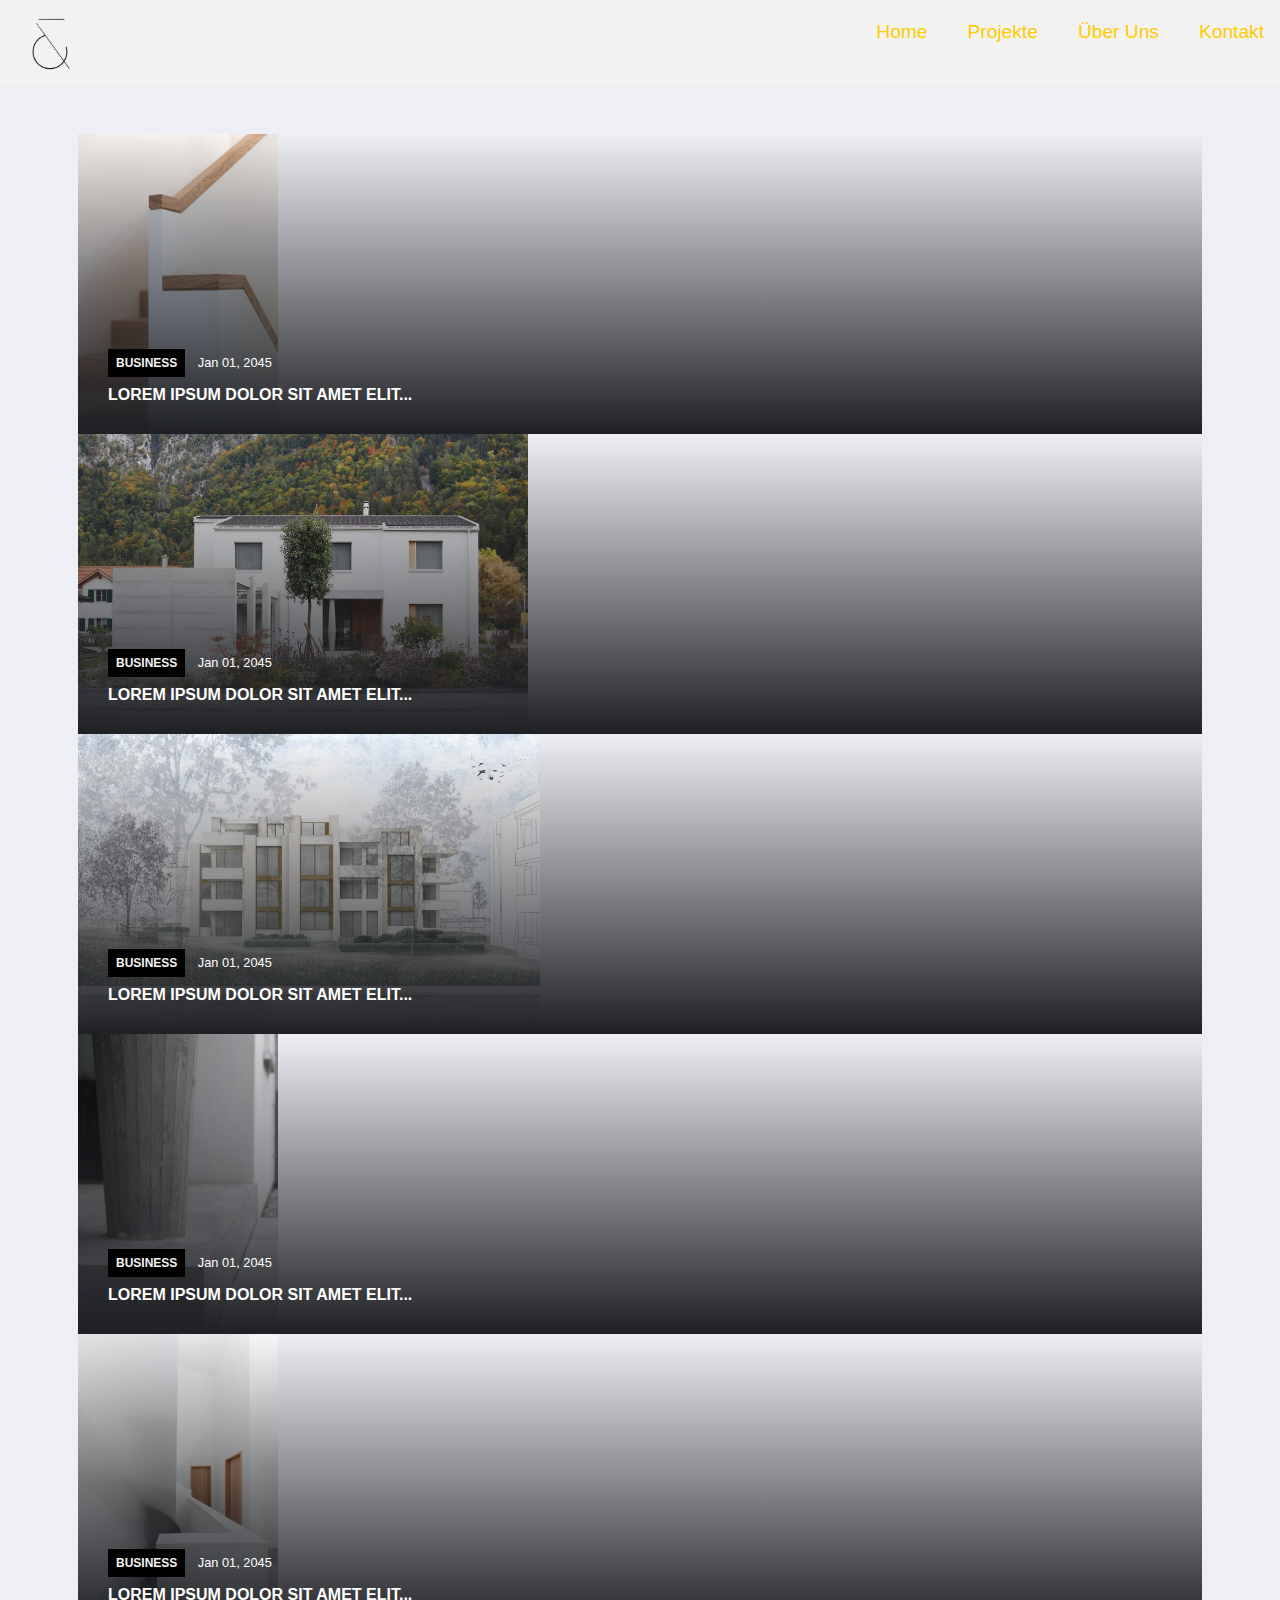
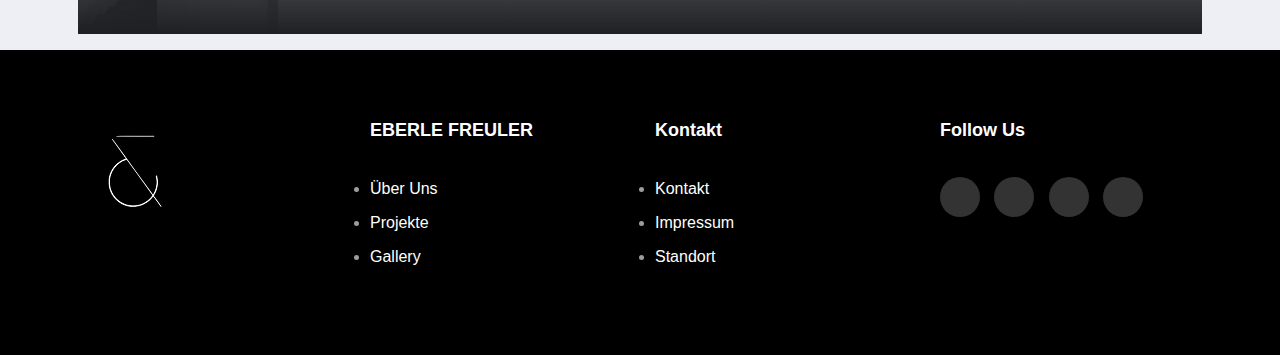
<file: blog.html>
<!DOCTYPE html>
<html lang="de">
<head>
  <meta charset="UTF-8">
  <meta name="viewport" content="width=device-width, initial-scale=1.0">
  <title>Eberle Freuler</title>
  <link rel="stylesheet" href="css/blog.css">
  <link href="https://fonts.googleapis.com/css?family=Roboto:400,700&display=swap" rel="stylesheet">
</head>
<body>
    <nav class="navbar" id="navbar">
        <div class="logo">
            <img src="/img/MicrosoftTeams-image (3).png" alt="Logo">
        </div>
        <ul class="nav-links">
            <li><a href="home.html">Home</a></li>
            <li><a href="gallery.html">Projekte</a></li>
            <li><a href="überuns.html">Über Uns</a></li>
            <li><a href="contact.html">Kontakt</a></li>
        </ul>
    </nav>
    <div class="container-fluid pt-5 mb-3">
        <div class="container">
            <div class="owl-carousel news-carousel carousel-item-4 position-relative">
                <div class="position-relative overflow-hidden" style="height: 300px;">
                    <img class="img-fluid h-100" src="img/13.jpg" style="object-fit: cover;">
                    <div class="overlay">
                        <div class="mb-2">
                            <a class="badge badge-primary text-uppercase font-weight-semi-bold p-2 mr-2"
                                href="">Business</a>
                            <a class="text-white" href=""><small>Jan 01, 2045</small></a>
                        </div>
                        <a class="h6 m-0 text-white text-uppercase font-weight-semi-bold" href="">Lorem ipsum dolor sit amet elit...</a>
                    </div>
                </div>
                <div class="position-relative overflow-hidden" style="height: 300px;">
                    <img class="img-fluid h-100" src="img/48.jpg" style="object-fit: cover;">
                    <div class="overlay">
                        <div class="mb-2">
                            <a class="badge badge-primary text-uppercase font-weight-semi-bold p-2 mr-2"
                                href="">Business</a>
                            <a class="text-white" href=""><small>Jan 01, 2045</small></a>
                        </div>
                        <a class="h6 m-0 text-white text-uppercase font-weight-semi-bold" href="">Lorem ipsum dolor sit amet elit...</a>
                    </div>
                </div>
                <div class="position-relative overflow-hidden" style="height: 300px;">
                    <img class="img-fluid h-100" src="img/51.jpg" style="object-fit: cover;">
                    <div class="overlay">
                        <div class="mb-2">
                            <a class="badge badge-primary text-uppercase font-weight-semi-bold p-2 mr-2"
                                href="">Business</a>
                            <a class="text-white" href=""><small>Jan 01, 2045</small></a>
                        </div>
                        <a class="h6 m-0 text-white text-uppercase font-weight-semi-bold" href="">Lorem ipsum dolor sit amet elit...</a>
                    </div>
                </div>
                <div class="position-relative overflow-hidden" style="height: 300px;">
                    <img class="img-fluid h-100" src="img/47.jpg" style="object-fit: cover;">
                    <div class="overlay">
                        <div class="mb-2">
                            <a class="badge badge-primary text-uppercase font-weight-semi-bold p-2 mr-2"
                                href="">Business</a>
                            <a class="text-white" href=""><small>Jan 01, 2045</small></a>
                        </div>
                        <a class="h6 m-0 text-white text-uppercase font-weight-semi-bold" href="">Lorem ipsum dolor sit amet elit...</a>
                    </div>
                </div>
                <div class="position-relative overflow-hidden" style="height: 300px;">
                    <img class="img-fluid h-100" src="img/39.jpg" style="object-fit: cover;">
                    <div class="overlay">
                        <div class="mb-2">
                            <a class="badge badge-primary text-uppercase font-weight-semi-bold p-2 mr-2"
                                href="">Business</a>
                            <a class="text-white" href=""><small>Jan 01, 2045</small></a>
                        </div>
                        <a class="h6 m-0 text-white text-uppercase font-weight-semi-bold" href="">Lorem ipsum dolor sit amet elit...</a>
                    </div>
                </div>
            </div>
        </div>
    </div>
<footer class="footer">
    <div class="container">
    <div class="row">
      <div class="footer-col">
        <img src="img/MicrosoftTeams-image (4).png" alt="">
      </div>
      <div class="footer-col">
        <h4>EBERLE FREULER</h4>
        <ul>
          <li><a href="überuns.html">Über uns</a></li>
          <li><a href="projekte.html">Projekte</a></li>
          <li><a href="gallery.html">Gallery</a></li>
       </ul>
      </div>
      <div class="footer-col">
        <h4>Kontakt</h4>
        <ul>
          <li><a href="contact.html">Kontakt</a></li>
          <li><a href="impressum.html">Impressum</a></li>
          <li><a href="#">Standort</a></li>
        </ul>
      </div>
      <div class="footer-col">
        <h4>follow us</h4>
        <div class="social-links">
          <a href="#"><i class="fab fa-facebook-f"></i></a>
          <a href="#"><i class="fab fa-twitter"></i></a>
          <a href="#"><i class="fab fa-instagram"></i></a>
          <a href="#"><i class="fab fa-linkedin-in"></i></a>
        </div>
      </div>
    </div>
    </div>
  </footer>
  <script src="/js/skript.js"></script>
</body>
</html>
</file>
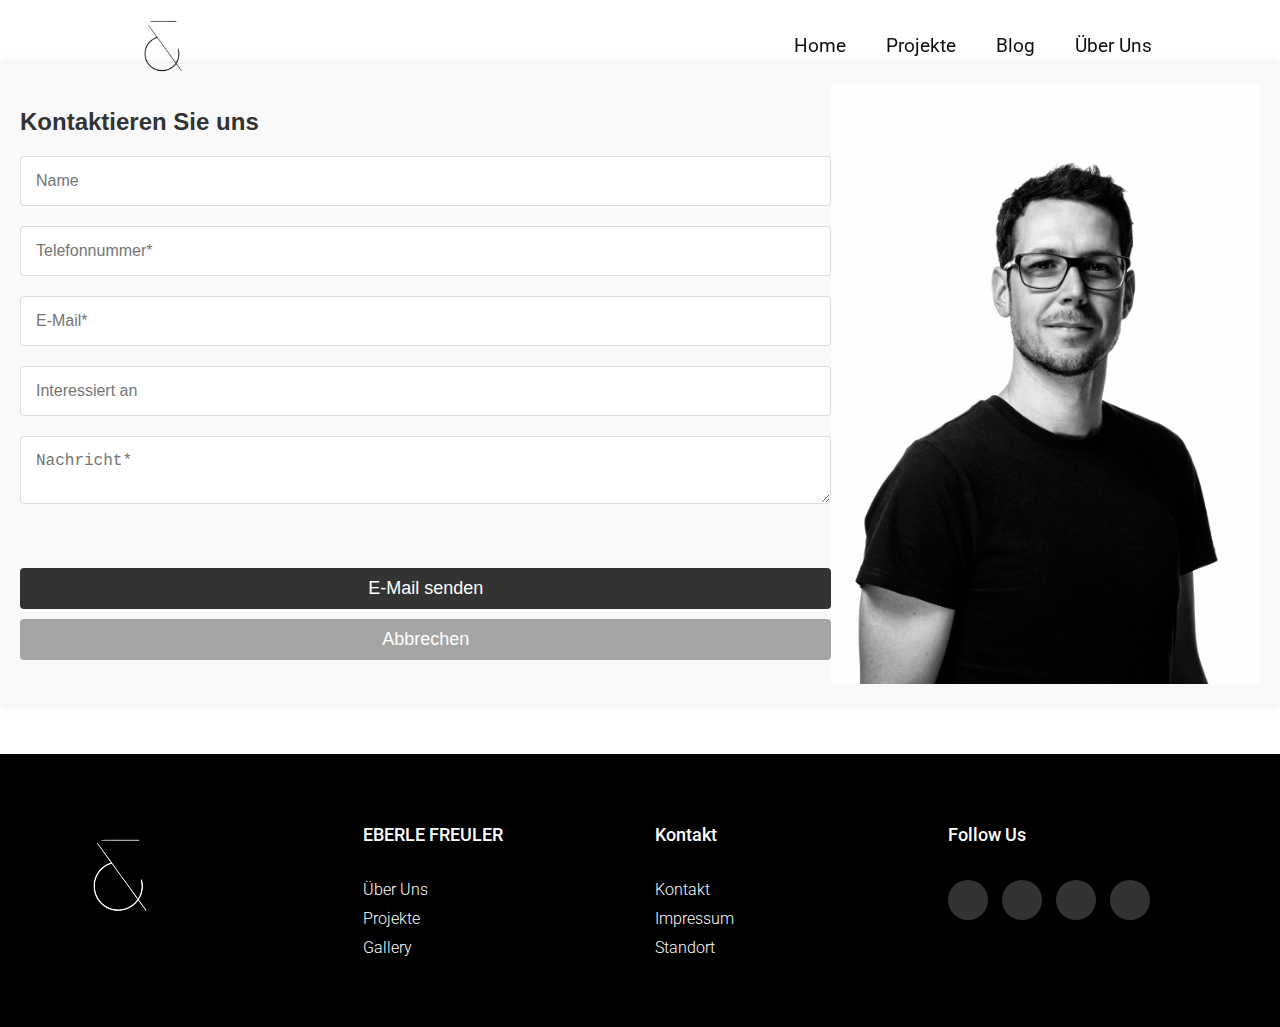
<file: contact.html>
<!DOCTYPE html>
<html lang="de">
<head>
  <meta charset="UTF-8">
  <meta name="viewport" content="width=device-width, initial-scale=1.0">
  <title>Eberle Freuler</title>
  <link rel="stylesheet" href="css/contact.css">
  <link href="https://fonts.googleapis.com/css?family=Roboto:400,700&display=swap" rel="stylesheet">
</head>
<body>
    <nav class="navbar" id="navbar">
      <div class="logo">
          <img src="/img/MicrosoftTeams-image (3).png" alt="Logo">
      </div>
      <ul class="nav-links">
        <li><a href="index.html">Home</a></li>
        <li><a href="gallery.html">Projekte</a></li>
          <li><a href="blog.html">Blog</a></li>
          <li><a href="überuns.html">Über Uns</a></li>
      </ul>
  </nav>
    <!--ende nav-->
    <div class="kontakt-formular">
      <div class="form-container">
        <h2>Kontaktieren Sie uns</h2>
        <form id="kontaktFormular">
          <input type="text" id="name" name="name" placeholder="Name" required>
          <input type="tel" id="telefon" name="telefon" placeholder="Telefonnummer*" required>
          <input type="email" id="email" name="email" placeholder="E-Mail*" required>
          <input type="text" id="interesse" name="interesse" placeholder="Interessiert an">
          <textarea id="nachricht" name="nachricht" placeholder="Nachricht*" required></textarea>
          <button type="submit" class="submit-btn">E-Mail senden</button>
          <button type="button" class="cancel-btn" onclick="resetForm()">Abbrechen</button>
          <p id="dankeNachricht" class="danke-nachricht"></p>
        </form>
      </div>
      <img id="image" src="img/überuns9.jpg" alt="Über uns" style="height:600px;">
    </div>
    <!--footer-->
    <footer class="footer">
      <div class="container">
      <div class="row">
        <div class="footer-col">
          <img src="img/MicrosoftTeams-image (4).png" alt="">
        </div>
        <div class="footer-col">
          <h4>EBERLE FREULER</h4>
          <ul>
            <li><a href="überuns.html">Über uns</a></li>
            <li><a href="projekte.html">Projekte</a></li>
            <li><a href="gallery.html">Gallery</a></li>
         </ul>
        </div>
        <div class="footer-col">
          <h4>Kontakt</h4>
          <ul>
            <li><a href="contact.html">Kontakt</a></li>
            <li><a href="impressum.html">Impressum</a></li>
            <li><a href="standort.html">Standort</a></li>
          </ul>
        </div>
        <div class="footer-col">
          <h4>follow us</h4>
          <div class="social-links">
            <a href="#"><i class="fab fa-facebook-f"></i></a>
            <a href="#"><i class="fab fa-twitter"></i></a>
            <a href="#"><i class="fab fa-instagram"></i></a>
            <a href="#"><i class="fab fa-linkedin-in"></i></a>
          </div>
        </div>
      </div>
      </div>
    </footer>
  </div>
    

    
</body>
</html>
</file>
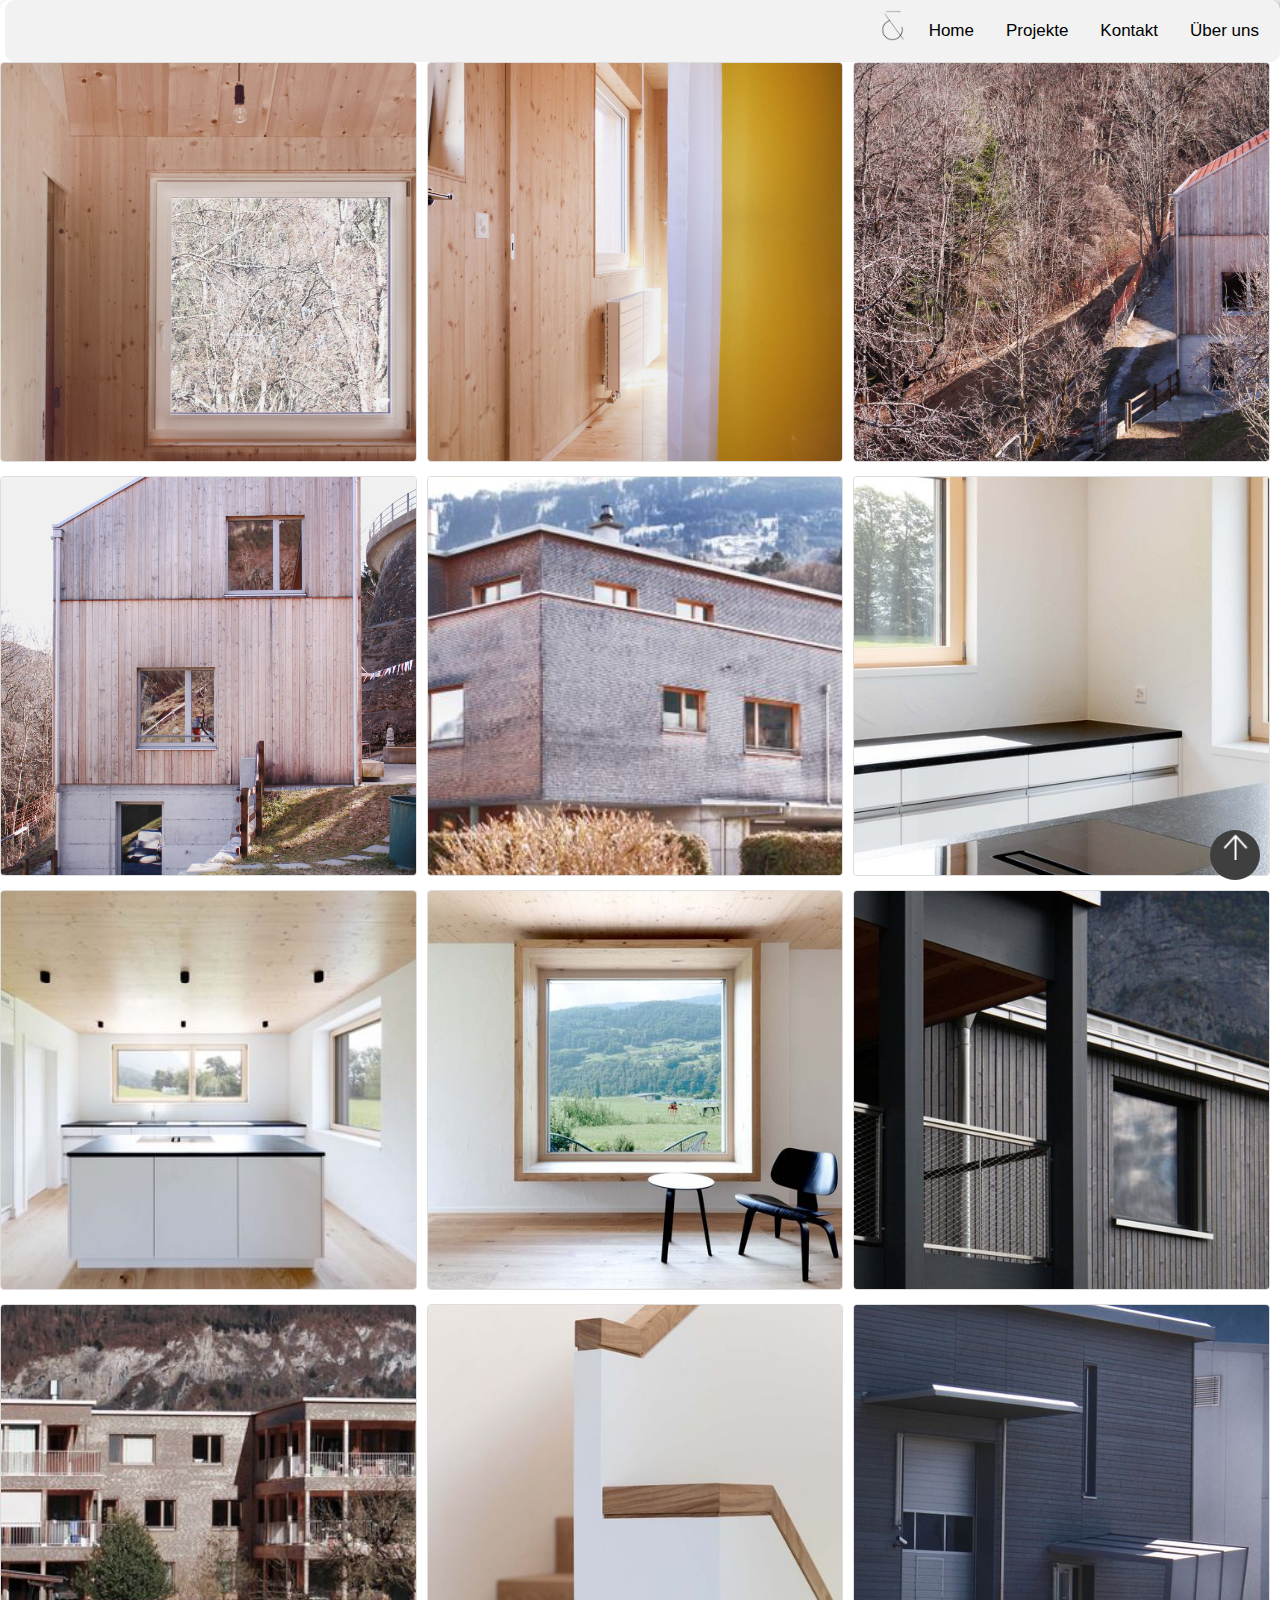
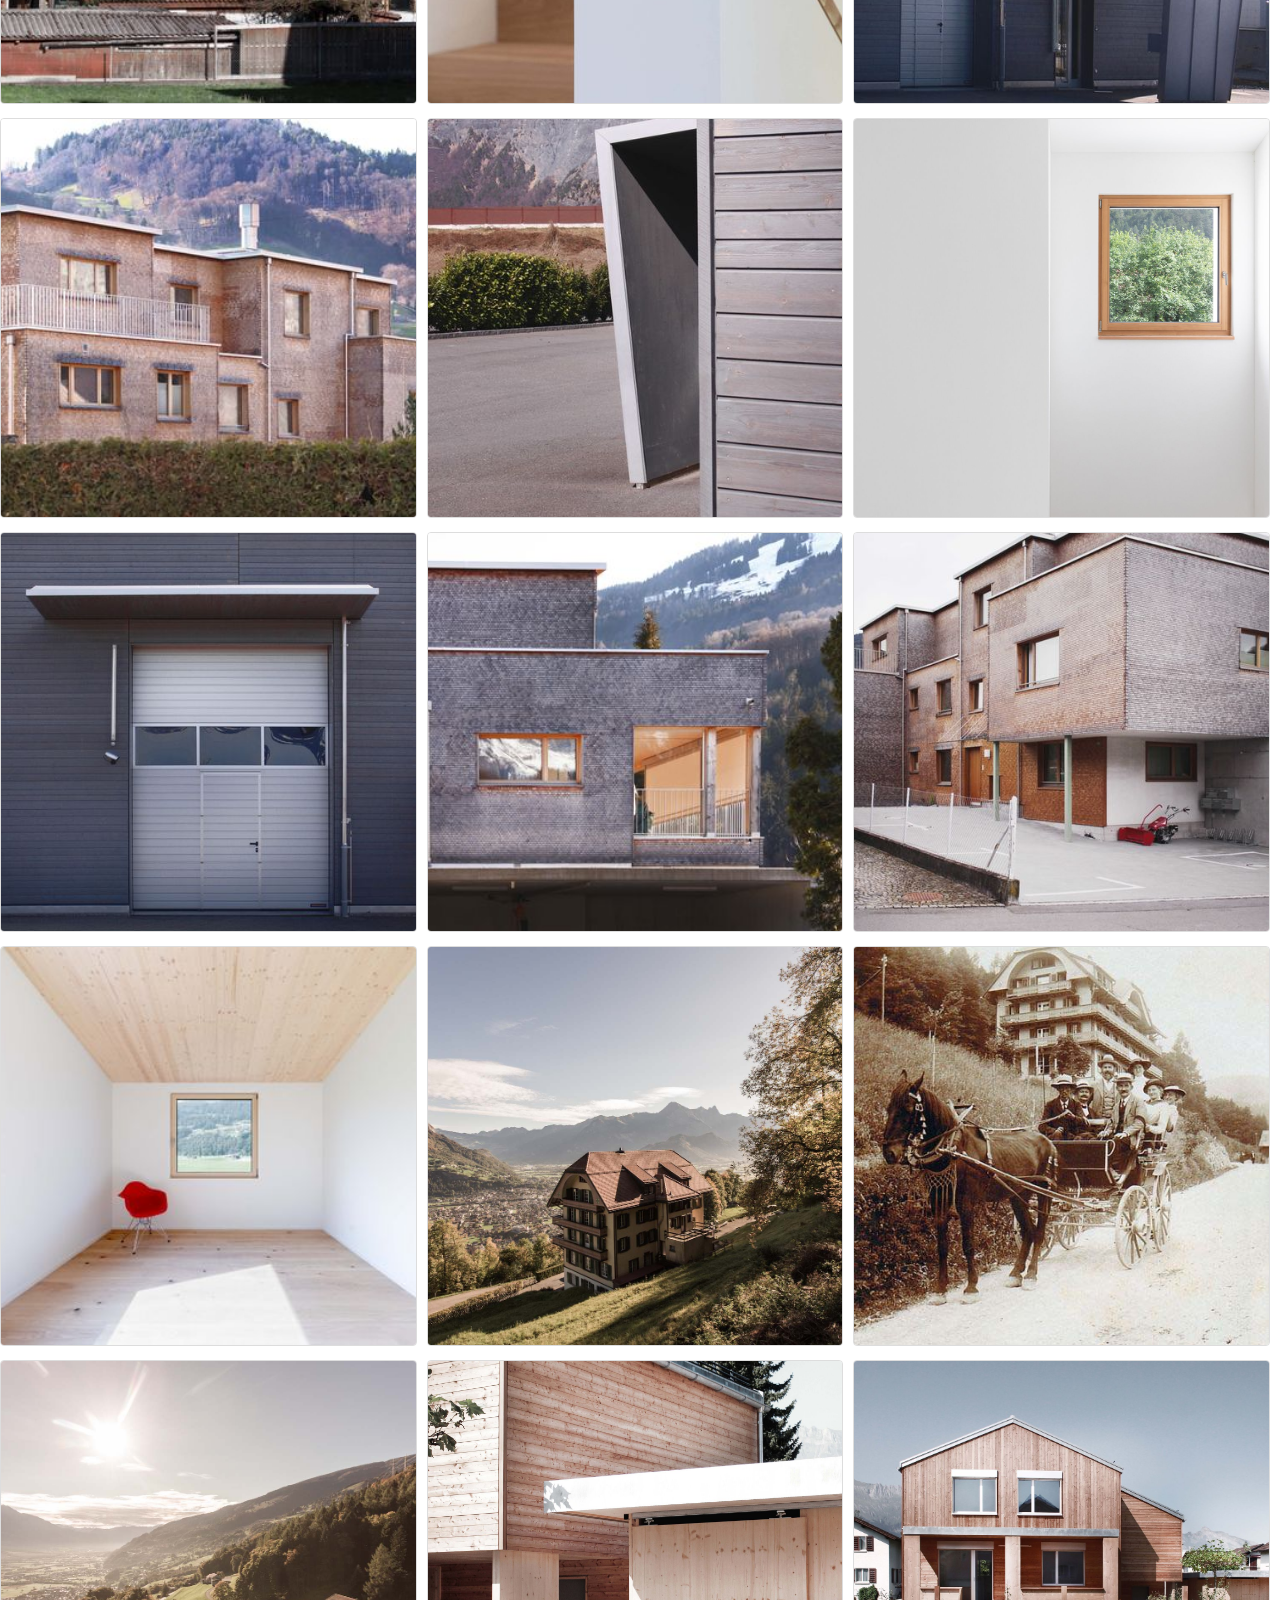
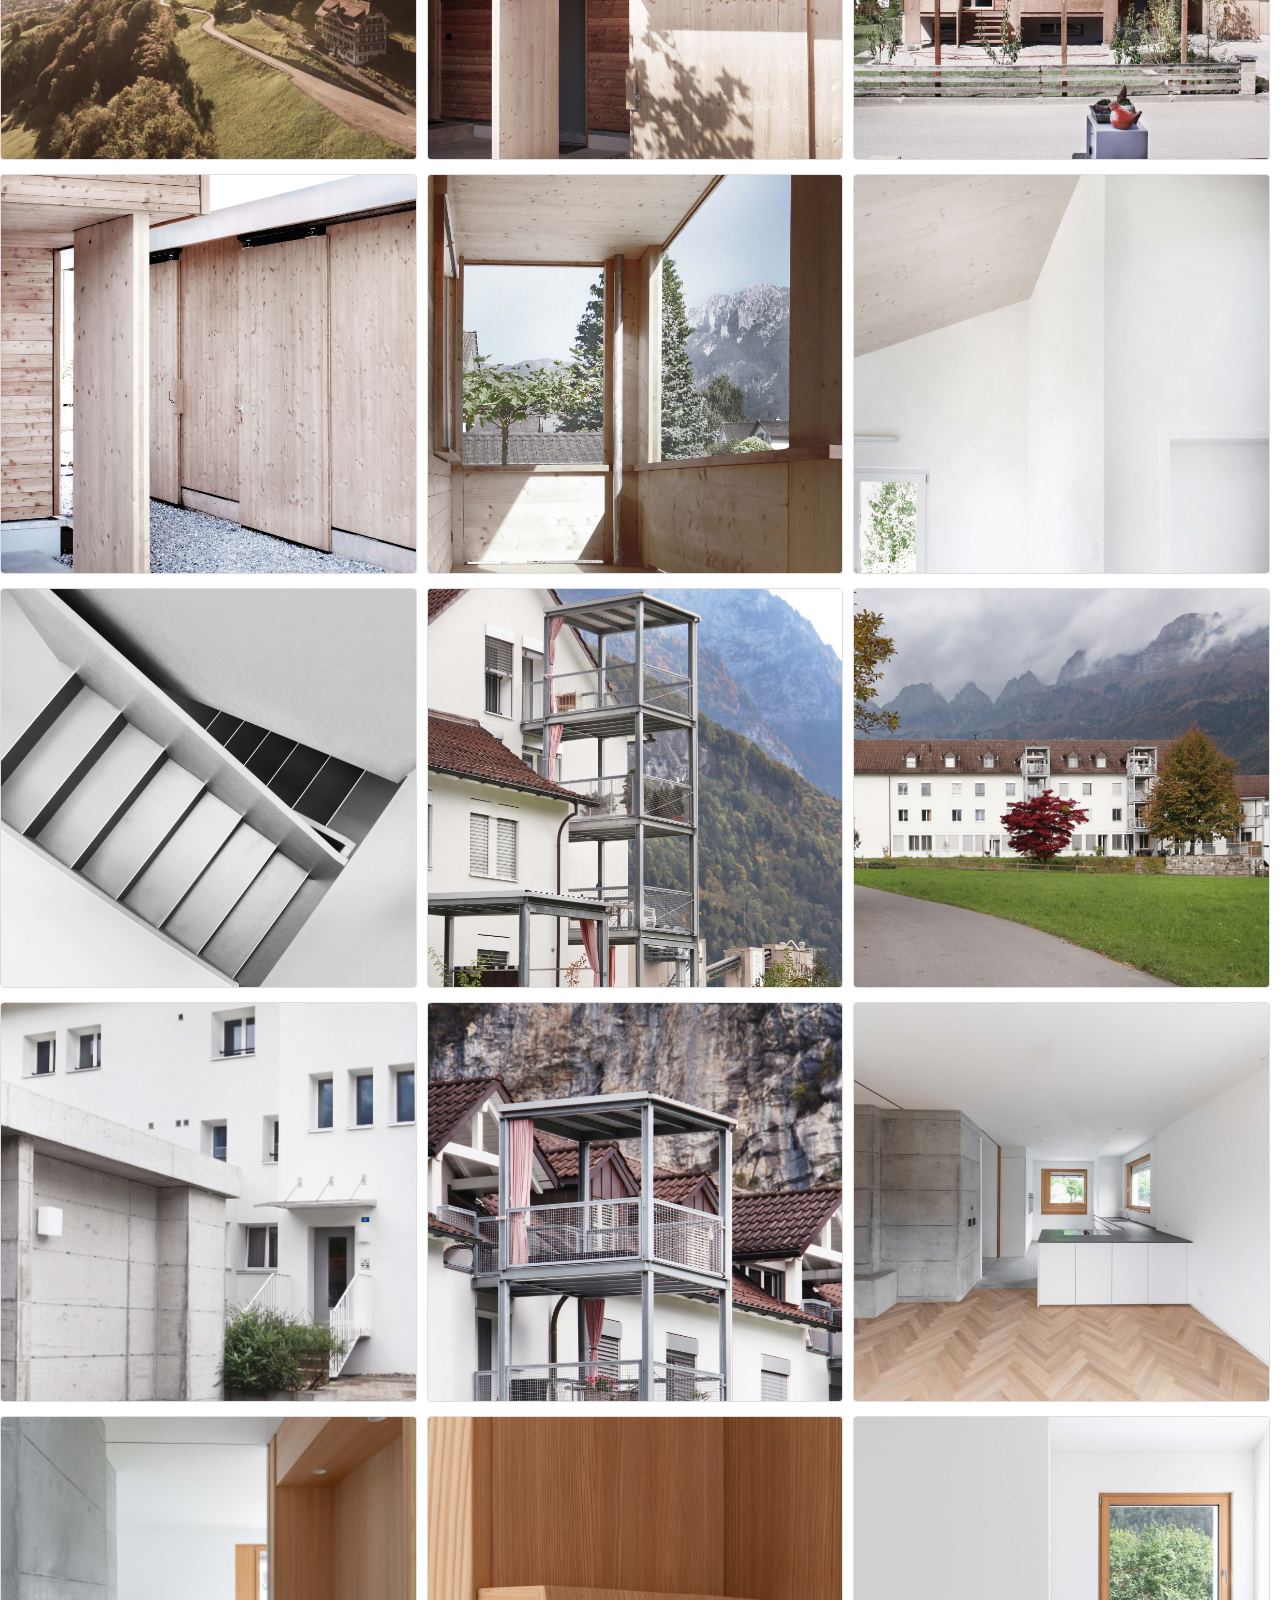
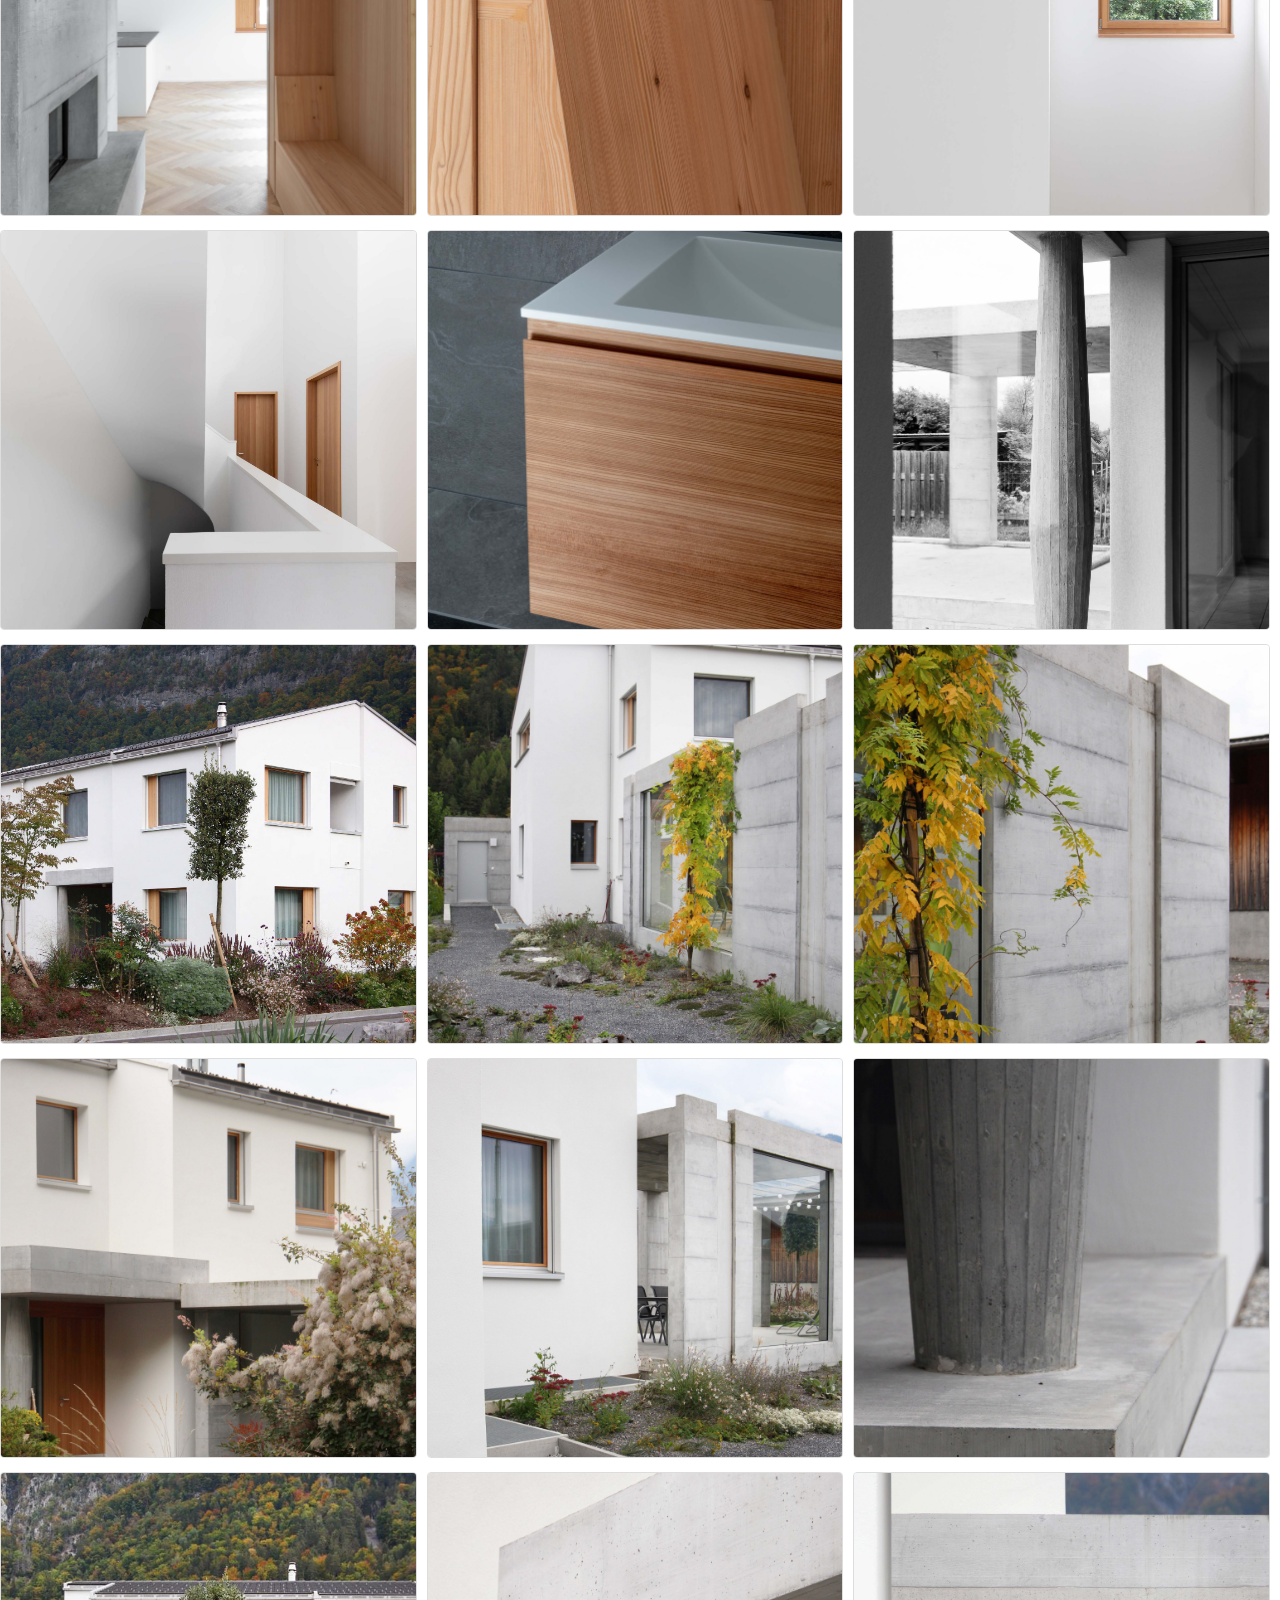
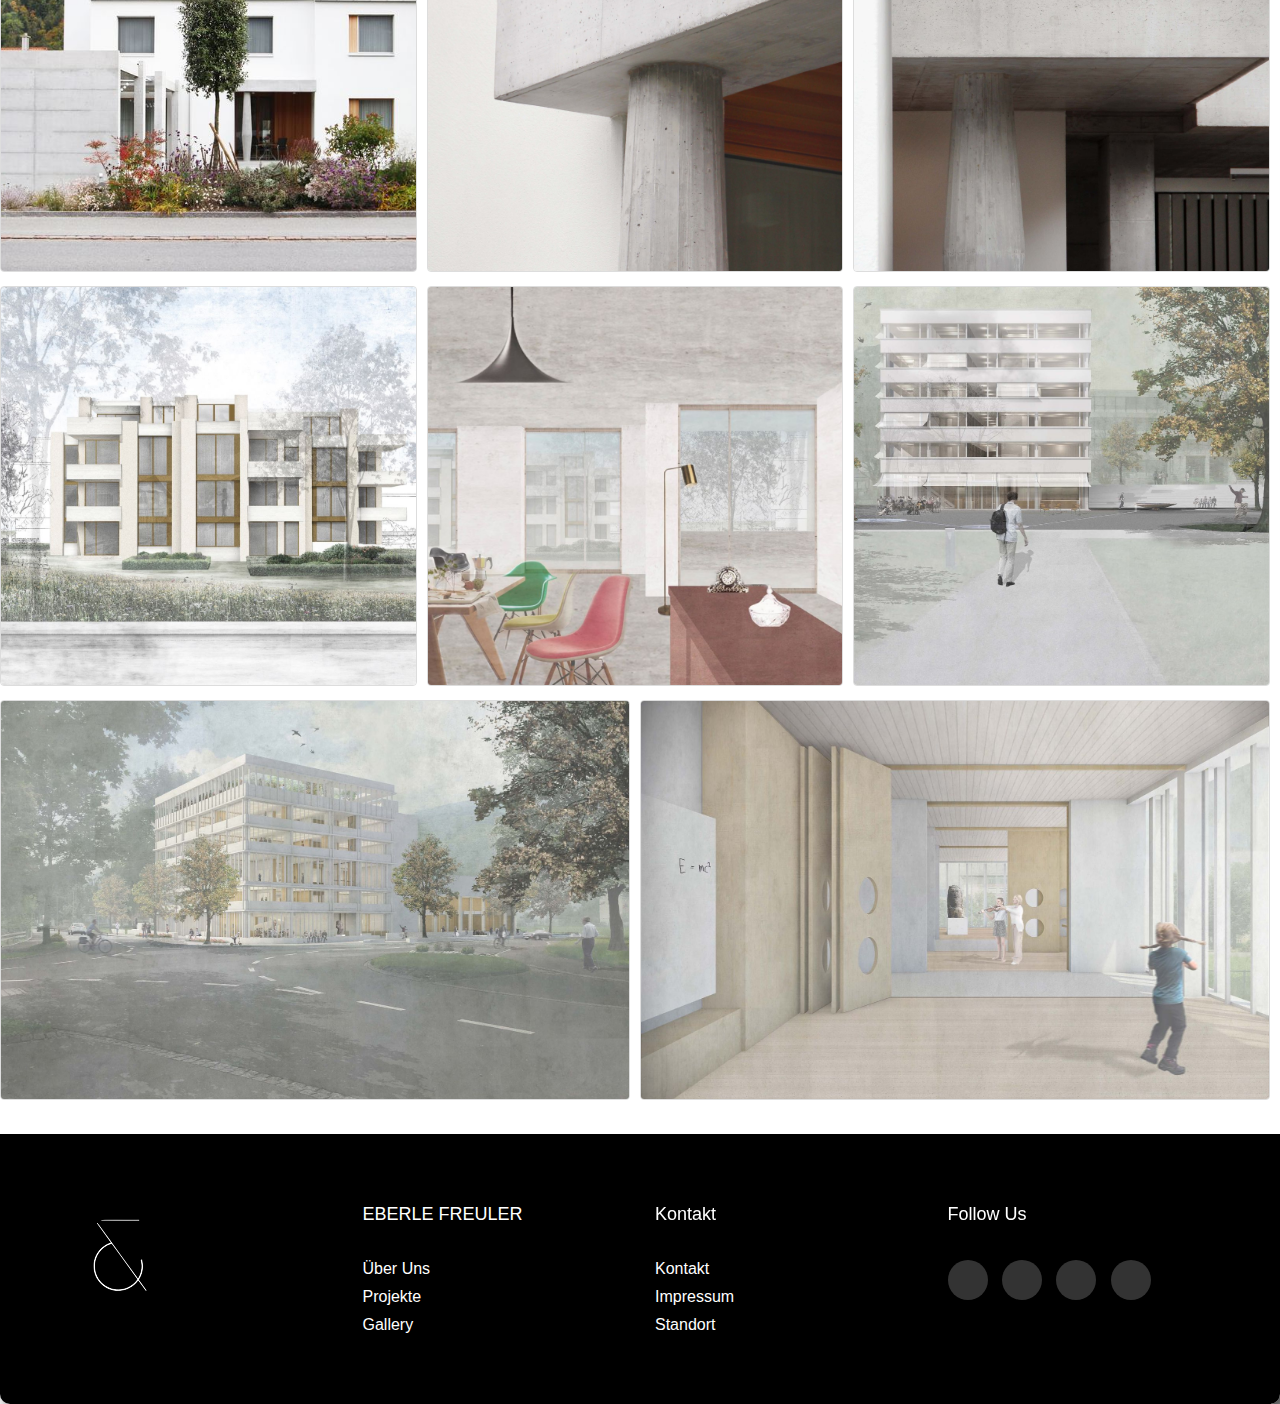
<file: gallery.html>
<!DOCTYPE html>
<html lang="en">
<head>
  <meta charset="UTF-8">
  <meta name="viewport" content="width=device-width, initial-scale=1.0">
  <title>Eberle Freuler Gallery</title>
  <link rel="stylesheet" href="css/gallery.css">
  
  <script src="js/skript.js"></script>
</head>
<body>
  <div class="body">
    <div class="topnav"> 
      <img src="img/MicrosoftTeams-image (3).png" alt="logo" id="logo">
      <a class="active home" href="index.html">Home</a>
      <a href="gallery.html">Projekte</a>
      <a href="contact.html">Kontakt</a>
      <a href="überuns.html">Über uns</a>
    </div>

    <main>
      <section class="fotoalbum" id="fotoalbum">
         <div class="foto">
                <img src="img/3.jpg" alt="Bild 3">
                <p class="bildinfo">Information über Bild 3. Energetische Sanierung EFH & Wohnsatellit, Passugg GR</p>
            </div>
           
            <div class="foto">
                <img src="img/4.jpg" alt="Bild 4">
                <p class="bildinfo">Information über Bild 4. Energetische Sanierung EFH & Wohnsatellit, Passugg GR</p>
            </div>
 
            <div class="foto">
                <img src="img/5.jpg" alt="Bild 5">
                <p class="bildinfo">Information über Bild 5. Energetische Sanierung EFH & Wohnsatellit, Passugg GR</p>
            </div>
 
            <div class="foto">
                <img src="img/6.jpg" alt="Bild 6">
                <p class="bildinfo">Information über Bild 6. Energetische Sanierung EFH & Wohnsatellit, Passugg GR</p>
            </div>
 
            <div class="foto">
                <img src="img/7.jpg" alt="Bild 7">
                <p class="bildinfo">Information über Bild 7. MFH Güetli, Flums SG</p>
            </div>
 
            <div class="foto">
                <img src="img/8.jpg" alt="Bild 8">
                <p class="bildinfo">Information über Bild 8. EFH Halbmil, Flums SG</p>
            </div>
 
            <div class="foto">
                <img src="img/9.jpg" alt="Bild 9">
                <p class="bildinfo">Information über Bild 9. EFH Halbmil, Flums SG</p>
            </div>
 
            <div class="foto">
                <img src="img/10.jpg" alt="Bild 10">
                <p class="bildinfo">Information über Bild 10. EFH Halbmil, Flums SG</p>
            </div>
 
            <div class="foto">
                <img src="img/11.jpg" alt="Bild 11">
                <p class="bildinfo">Information über Bild 11. EFH Halbmil, Flums SG</p>
            </div>
 
            <div class="foto">
                <img src="img/12.jpg" alt="Bild 12">
                <p class="bildinfo">Information über Bild 12. MFH Güetli, Flums SG</p>
            </div>

            <div class="foto">
                <img src="img/13.jpg" alt="Bild 13">
                <p class="bildinfo">Information über Bild 13. EFH Halbmil, Flums SG</p>
            </div>

            <div class="foto">
                <img src="img/14.jpg" alt="Bild 14">
                <p class="bildinfo">Information über Bild 14. Neubau Lager- und Bürobau Golfequipment, Bad Ragaz SG</p>
            </div>

            <div class="foto">
                <img src="img/15.jpg" alt="Bild 15">
                <p class="bildinfo">Information über Bild 15. MFH Güetli, Flums SG</p>
            </div>

            <div class="foto">
                <img src="img/16.jpg" alt="Bild 16">
                <p class="bildinfo">Information über Bild 16. Neubau Lager- und Bürobau Golfequipment, Bad Ragaz SG</p>
            </div>

            <div class="foto">
                <img src="img/17.jpg" alt="Bild 17">
                <p class="bildinfo">Information über Bild 17. Warum es in dieser Galerie ist.</p>
            </div>

            <div class="foto">
                <img src="img/18.jpg" alt="Bild 18">
                <p class="bildinfo">Information über Bild 18. Neubau Lager- und Bürobau Golfequipment, Bad Ragaz SG</p>
            </div>

            <div class="foto">
                <img src="img/19.jpg" alt="Bild 19">
                <p class="bildinfo">Information über Bild 19. MFH Güetli, Flums SG</p>
            </div>

            <div class="foto">
                <img src="img/20.jpg" alt="Bild 20">
                <p class="bildinfo">Information über Bild 20. MFH Güetli, Flums SG</p>
            </div>

            <div class="foto">
                <img src="img/21.jpg" alt="Bild 21">
                <p class="bildinfo">Information über Bild 21. EFH Halbmil, Flums SG</p>
            </div>

            <div class="foto">
                <img src="img/22.jpg" alt="Bild 22">
                <p class="bildinfo">Information über Bild 22. Erweiterung & Umbau Kurhaus Waldheim, Mels SG</p>
            </div>

            <div class="foto">
                <img src="img/23.jpg" alt="Bild 23">
                <p class="bildinfo">Information über Bild 23. Erweiterung & Umbau Kurhaus Waldheim, Mels SG</p>
            </div>

            <div class="foto">
                <img src="img/24.jpg" alt="Bild 24">
                <p class="bildinfo">Information über Bild 24. Erweiterung & Umbau Kurhaus Waldheim, Mels SG</p>
            </div>

            <div class="foto">
                <img src="img/25.jpg" alt="Bild 25">
                <p class="bildinfo">Information über Bild 25. EFH Feldstrasse, Buchs SG</p>
            </div>

            <div class="foto">
                <img src="img/26.jpg" alt="Bild 26">
                <p class="bildinfo">Information über Bild 26. EFH Feldstrasse, Buchs SG</p>
            </div>

            <div class="foto">
                <img src="img/27.jpg" alt="Bild 27">
                <p class="bildinfo">Information über Bild 27. EFH Feldstrasse, Buchs SG</p>
            </div>

            <div class="foto">
                <img src="img/28.jpg" alt="Bild 28">
                <p class="bildinfo">Information über Bild 28. EFH Feldstrasse, Buchs SG</p>
            </div>

            <div class="foto">
                <img src="img/29.jpg" alt="Bild 29">
                <p class="bildinfo">Information über Bild 29. EFH Feldstrasse, Buchs SG</p>
            </div>

            <div class="foto">
                <img src="img/30.jpg" alt="Bild 30">
                <p class="bildinfo">Information über Bild 30. EFH Feldstrasse, Buchs SG</p>
            </div>

            <div class="foto">
                <img src="img/31.jpg" alt="Bild 31">
                <p class="bildinfo">Information über Bild 31. Energetische Sanierung MFH Gimsa, Flums SG</p>
            </div>

            <div class="foto">
                <img src="img/32.jpg" alt="Bild 32">
                <p class="bildinfo">Information über Bild 32. Energetische Sanierung MFH Gimsa, Flums SG</p>
            </div>

            <div class="foto">
                <img src="img/33.jpg" alt="Bild 33">
                <p class="bildinfo">Information über Bild 33. Energetische Sanierung MFH Gimsa, Flums SG</p>
            </div>

            <div class="foto">
                <img src="img/34.jpg" alt="Bild 34">
                <p class="bildinfo">Information über Bild 34. Energetische Sanierung MFH Gimsa, Flums SG</p>
            </div>

            <div class="foto">
                <img src="img/35.jpg" alt="Bild 35">
                <p class="bildinfo">Information über Bild 35. EFH Unterdorf, Berschis, Walenstadt SG</p>
            </div>

            <div class="foto">
                <img src="img/36.jpg" alt="Bild 36">
                <p class="bildinfo">Information über Bild 36. EFH Unterdorf, Berschis, Walenstadt SG</p>
            </div>

            <div class="foto">
                <img src="img/37.jpg" alt="Bild 37">
                <p class="bildinfo">Information über Bild 37. EFH Unterdorf, Berschis, Walenstadt SG</p>
            </div>

            <div class="foto">
                <img src="img/38.jpg" alt="Bild 38">
                <p class="bildinfo">Information über Bild 38. EFH Unterdorf, Berschis, Walenstadt SG</p>
            </div>

            <div class="foto">
                <img src="img/39.jpg" alt="Bild 39">
                <p class="bildinfo">Information über Bild 39. EFH Unterdorf, Berschis, Walenstadt SG</p>
            </div>

            <div class="foto">
                <img src="img/40.jpg" alt="Bild 40">
                <p class="bildinfo">Information über Bild 40. EFH Unterdorf, Berschis, Walenstadt SG</p>
            </div>

            <div class="foto">
                <img src="img/41.jpg" alt="Bild 41">
                <p class="bildinfo">Information über Bild 41. EFH Unterdorf, Berschis, Walenstadt SG</p>
            </div>

            <div class="foto">
                <img src="img/42.jpg" alt="Bild 42">
                <p class="bildinfo">Information über Bild 42. EFH Unterdorf, Berschis, Walenstadt SG</p>
            </div>

            <div class="foto">
                <img src="img/43.jpg" alt="Bild 43">
                <p class="bildinfo">Information über Bild 43. EFH Unterdorf, Berschis, Walenstadt SG</p>
            </div>

            <div class="foto">
                <img src="img/44.jpg" alt="Bild 44">
                <p class="bildinfo">Information über Bild 44. EFH Unterdorf, Berschis, Walenstadt SG</p>
            </div>

            <div class="foto">
                <img src="img/45.jpg" alt="Bild 45">
                <p class="bildinfo">Information über Bild 45. EFH Unterdorf, Berschis, Walenstadt SG</p>
            </div>

            <div class="foto">
                <img src="img/46.jpg" alt="Bild 46">
                <p class="bildinfo">Information über Bild 46. EFH Unterdorf, Berschis, Walenstadt SG</p>
            </div>

            <div class="foto">
                <img src="img/47.jpg" alt="Bild 47">
                <p class="bildinfo">Information über Bild 47. EFH Unterdorf, Berschis, Walenstadt SG</p>
            </div>

            <div class="foto">
                <img src="img/48.jpg" alt="Bild 4">
                <p class="bildinfo">Information über Bild 48. EFH Unterdorf, Berschis, Walenstadt SG</p>
             </div>

             <div class="foto">
                <img src="img/49.jpg" alt="Bild 4">
                <p class="bildinfo">Information über Bild 49. EFH Unterdorf, Berschis, Walenstadt SG</p>
             </div>

            <div class="foto">
                <img src="img/50.jpg" alt="Bild 49">
                <p class="bildinfo">Information über Bild 50. EFH Unterdorf, Berschis, Walenstadt SG</p>
            </div>

            <div class="foto">
                <img src="img/51.jpg" alt="Bild 50">
                <p class="bildinfo">Information über Bild 51. Überbauung Schützengarten, Flums SG</p>
            </div>

            <div class="foto">
                <img src="img/52.jpg" alt="Bild 51">
                <p class="bildinfo">Information über Bild 52. Überbauung Schützengarten, Flums SG</p>
            </div>

            <div class="foto">
                <img src="img/53.jpg" alt="Bild 52">
                <p class="bildinfo">Information über Bild 53. Wettbewerb Motel & Campus NTB, Buchs SG</p>
            </div>

            <div class="foto">
                <img src="img/54.jpg" alt="Bild 53">
                <p class="bildinfo">Information über Bild 54. Wettbewerb ISR, Buchs SG</p>
            </div>

            <div class="foto">
                <img src="img/55.jpg" alt="Bild 54">
                <p class="bildinfo">Information über Bild 55. Wettbewerb ISR, Buchs SG</p>
            </div>
            <button id="scrollToTopBtn" onclick="scrollToTop()">
                <img src="img/pfeil.png" alt="Scroll to Top">
            </button>
              
              
        </section>
    </main>

    <footer class="footer">
          <div class="container">
          <div class="row">
            <div class="footer-col">
              <img src="img/MicrosoftTeams-image (4).png" alt="">
            </div>
            <div class="footer-col">
              <h4>EBERLE FREULER</h4>
              <ul>
                <li><a href="überuns.html">Über uns</a></li>
                <li><a href="projekte.html">Projekte</a></li>
                <li><a href="gallery.html">Gallery</a></li>
             </ul>
            </div>
            <div class="footer-col">
              <h4>Kontakt</h4>
              <ul>
                <li><a href="contact.html">Kontakt</a></li>
                <li><a href="impressum.html">Impressum</a></li>
                <li><a href="standort.html">Standort</a></li>
              </ul>
            </div>
            <div class="footer-col">
              <h4>follow us</h4>
              <div class="social-links">
                <a href="#"><i class="fab fa-facebook-f"></i></a>
                <a href="#"><i class="fab fa-twitter"></i></a>
                <a href="#"><i class="fab fa-instagram"></i></a>
                <a href="#"><i class="fab fa-linkedin-in"></i></a>
              </div>
            </div>
          </div>
          </div>
        </footer>
  </div>

</body>
</html>
</file>
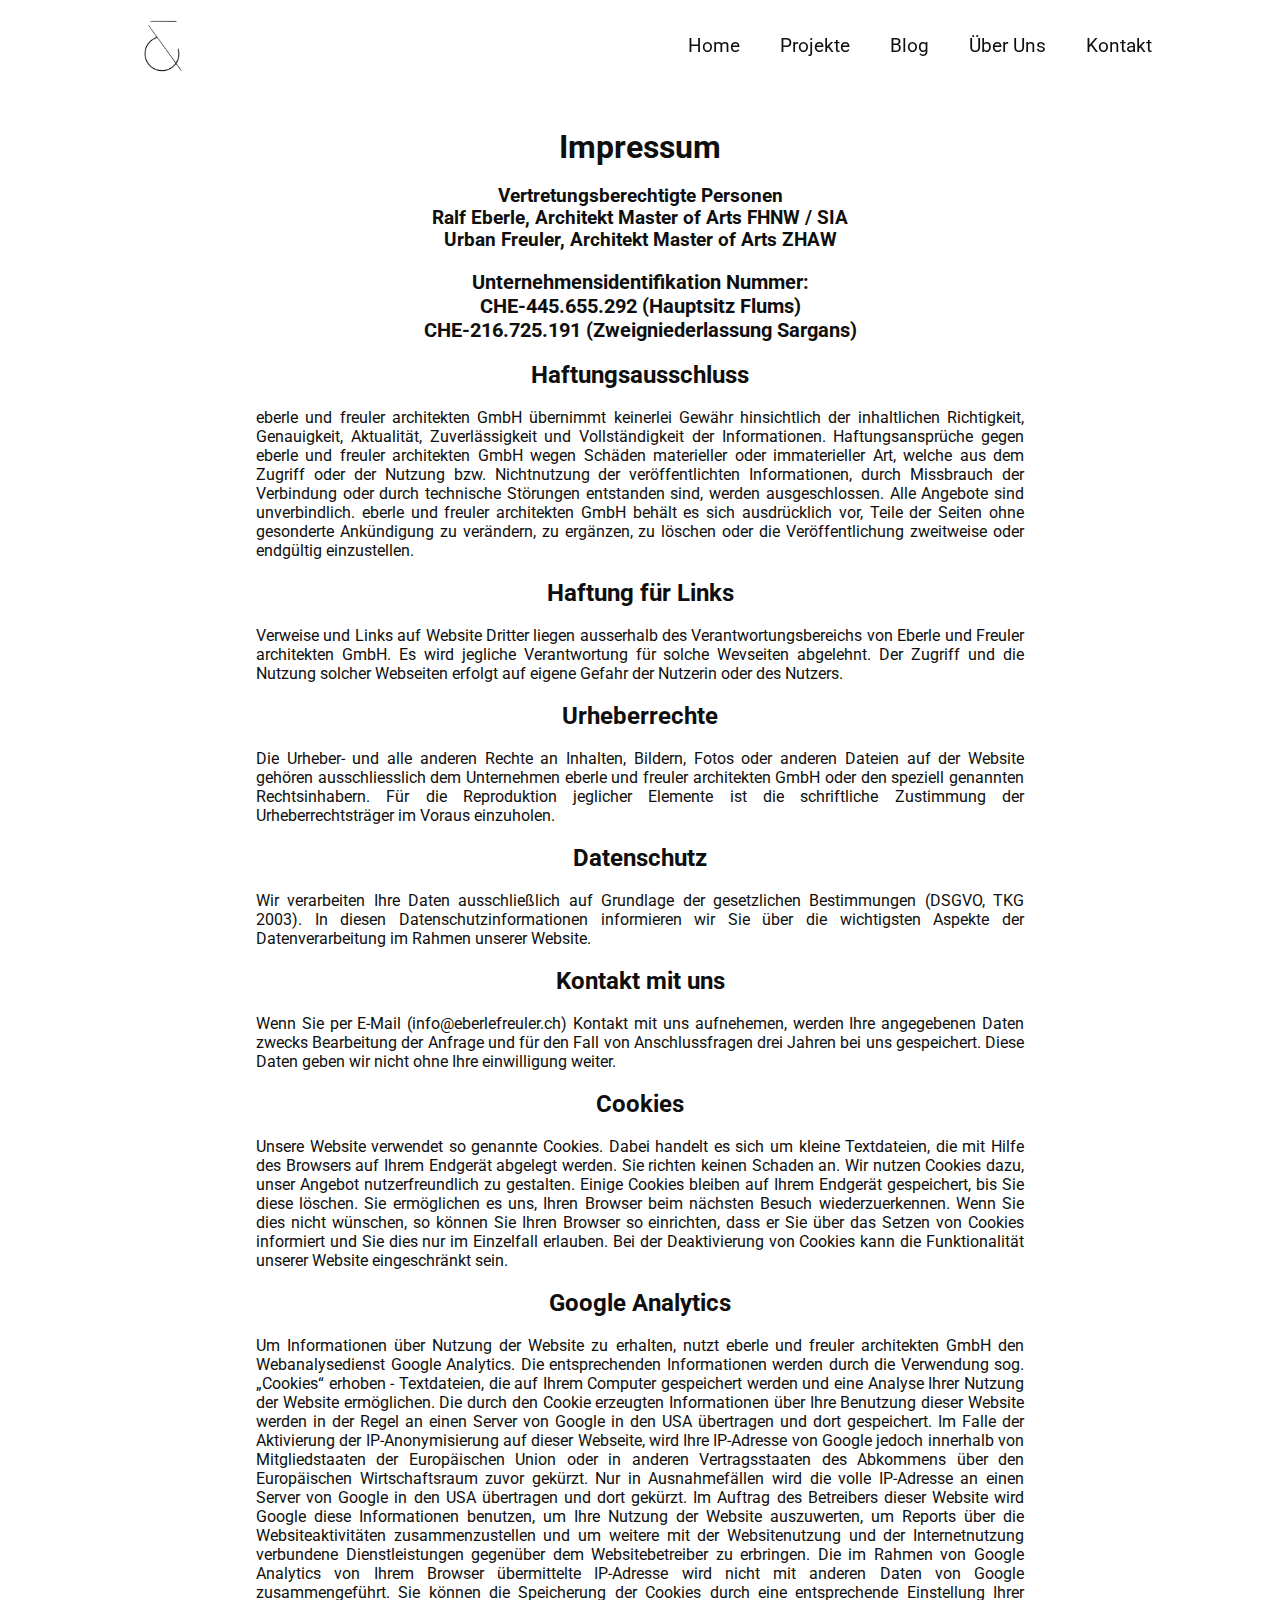
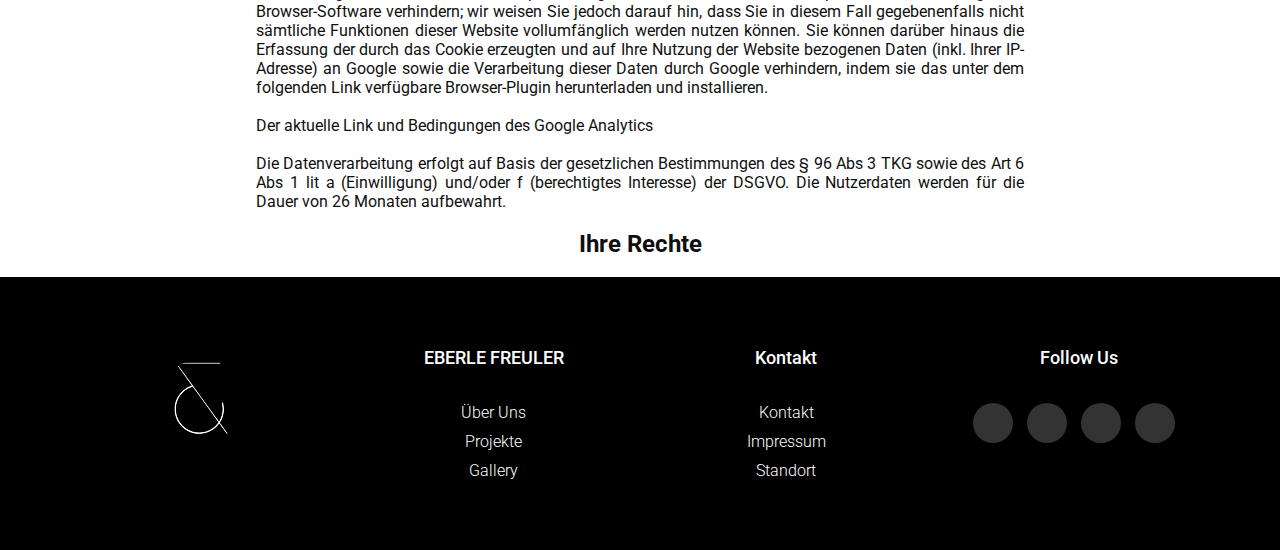
<file: impressum.html>
<!DOCTYPE html>
<html lang="de">
<head>
  <meta charset="UTF-8">
  <meta name="viewport" content="width=device-width, initial-scale=1.0">
  <title>Eberle Freuler</title>
  <link rel="stylesheet" href="css/impressum.css">
  <link href="https://fonts.googleapis.com/css?family=Roboto:400,700&display=swap" rel="stylesheet">
</head>
<body>
    <nav class="navbar" id="navbar">
      <div class="logo">
          <img src="/img/MicrosoftTeams-image (3).png" alt="Logo">
      </div>
      <ul class="nav-links">
          <li><a href="index.html">Home</a></li>
          <li><a href="gallery.html">Projekte</a></li>
          <li><a href="blog.html">Blog</a></li>
          <li><a href="überuns.html">Über Uns</a></li>
          <li><a href="contact.html">Kontakt</a></li>
      </ul>
  </nav>
    <!--end-->
    <div class="impressum">
      <h1>Impressum</h1>
      <br>
      <h3>Vertretungsberechtigte Personen <br>
        Ralf Eberle, Architekt Master of Arts FHNW / SIA <br>
        Urban Freuler, Architekt Master of Arts ZHAW
      </h3>
      <br>
      <h4>Unternehmensidentifikation Nummer: <br>
        CHE-445.655.292  (Hauptsitz Flums) <br>
        CHE-216.725.191 (Zweigniederlassung Sargans)
      </h4>
      <br>
      <h2>Haftungsausschluss</h2>
      <br>
      <p>eberle und freuler architekten GmbH übernimmt keinerlei Gewähr hinsichtlich der inhaltlichen Richtigkeit, Genauigkeit, Aktualität, Zuverlässigkeit und Vollständigkeit der Informationen. Haftungsansprüche gegen eberle und freuler architekten GmbH wegen Schäden materieller oder immaterieller Art, welche aus dem Zugriff oder der Nutzung bzw. Nichtnutzung der veröffentlichten Informationen, durch Missbrauch der Verbindung oder durch technische Störungen entstanden sind, werden ausgeschlossen. Alle Angebote sind unverbindlich. eberle und freuler architekten GmbH behält es sich ausdrücklich vor, Teile der Seiten ohne gesonderte Ankündigung zu verändern, zu ergänzen, zu löschen oder die Veröffentlichung zweitweise oder endgültig einzustellen.</p>
      <br>
      <h2>Haftung für Links</h2>
      <br>
      <p>Verweise und Links auf Website Dritter liegen ausserhalb des Verantwortungsbereichs von Eberle und Freuler architekten GmbH. Es wird jegliche Verantwortung für solche Wevseiten abgelehnt. Der Zugriff und die Nutzung solcher Webseiten erfolgt auf eigene Gefahr der Nutzerin oder des Nutzers.</p>
      <br>
      <h2>Urheberrechte</h2>
      <br>
      <p>Die Urheber- und alle anderen Rechte an Inhalten, Bildern, Fotos oder anderen Dateien auf der Website gehören ausschliesslich dem Unternehmen eberle und freuler architekten GmbH oder den speziell genannten Rechtsinhabern. Für die Reproduktion jeglicher Elemente ist die schriftliche Zustimmung der Urheberrechtsträger im Voraus einzuholen.</p>
      <br>
      <h2>Datenschutz</h2>
      <br>
      <p>Wir verarbeiten Ihre Daten ausschließlich auf Grundlage der gesetzlichen Bestimmungen (DSGVO, TKG 2003). In diesen Datenschutzinformationen informieren wir Sie über die wichtigsten Aspekte der Datenverarbeitung im Rahmen unserer Website.</p>
      <br>
      <h2>Kontakt mit uns</h2>
      <br>
      <p>Wenn Sie per E-Mail <a href = "mailto: info@eberlefreuler.ch">(info@eberlefreuler.ch) </a> Kontakt mit uns aufnehemen, werden Ihre angegebenen Daten zwecks Bearbeitung der Anfrage und für den Fall von Anschlussfragen drei Jahren bei uns gespeichert. Diese Daten geben wir nicht ohne Ihre einwilligung weiter.</p>
      <br>
      <h2>Cookies</h2>
      <br>
      <p>Unsere Website verwendet so genannte Cookies. Dabei handelt es sich um kleine Textdateien, die mit Hilfe des Browsers auf Ihrem Endgerät abgelegt werden. Sie richten keinen Schaden an. Wir nutzen Cookies dazu, unser Angebot nutzerfreundlich zu gestalten. Einige Cookies bleiben auf Ihrem Endgerät gespeichert, bis Sie diese löschen. Sie ermöglichen es uns, Ihren Browser beim nächsten Besuch wiederzuerkennen. Wenn Sie dies nicht wünschen, so können Sie Ihren Browser so einrichten, dass er Sie über das Setzen von Cookies informiert und Sie dies nur im Einzelfall erlauben. Bei der Deaktivierung von Cookies kann die Funktionalität unserer Website eingeschränkt sein.</p>
      <br>
      <h2>Google Analytics</h2>
      <br>
      <p>Um Informationen über Nutzung der Website zu erhalten, nutzt eberle und freuler architekten GmbH den Webanalysedienst Google Analytics. Die entsprechenden Informationen werden durch die Verwendung sog. „Cookies“ erhoben - Textdateien, die auf Ihrem Computer gespeichert werden und eine Analyse Ihrer Nutzung der Website ermöglichen. Die durch den Cookie erzeugten Informationen über Ihre Benutzung dieser Website werden in der Regel an einen Server von Google in den USA übertragen und dort gespeichert. Im Falle der Aktivierung der IP-Anonymisierung auf dieser Webseite, wird Ihre IP-Adresse von Google jedoch innerhalb von Mitgliedstaaten der Europäischen Union oder in anderen Vertragsstaaten des Abkommens über den Europäischen Wirtschaftsraum zuvor gekürzt. Nur in Ausnahmefällen wird die volle IP-Adresse an einen Server von Google in den USA übertragen und dort gekürzt. Im Auftrag des Betreibers dieser Website wird Google diese Informationen benutzen, um Ihre Nutzung der Website auszuwerten, um Reports über die Websiteaktivitäten zusammenzustellen und um weitere mit der Websitenutzung und der Internetnutzung verbundene Dienstleistungen gegenüber dem Websitebetreiber zu erbringen. Die im Rahmen von Google Analytics von Ihrem Browser übermittelte IP-Adresse wird nicht mit anderen Daten von Google zusammengeführt. Sie können die Speicherung der Cookies durch eine entsprechende Einstellung Ihrer Browser-Software verhindern; wir weisen Sie jedoch darauf hin, dass Sie in diesem Fall gegebenenfalls nicht sämtliche Funktionen dieser Website vollumfänglich werden nutzen können. Sie können darüber hinaus die Erfassung der durch das Cookie erzeugten und auf Ihre Nutzung der Website bezogenen Daten (inkl. Ihrer IP-Adresse) an Google sowie die Verarbeitung dieser Daten durch Google verhindern, indem sie das unter dem folgenden Link verfügbare Browser-Plugin herunterladen und installieren.</p>
      <br>
      <p>Der aktuelle <a href="http://tools.google.com/dlpage/gaoptout?hl=de.">Link</a> und <a href="http://www.google.com/analytics/terms/de.html">Bedingungen</a> des Google Analytics</p>
      <br>
      <p>Die Datenverarbeitung erfolgt auf Basis der gesetzlichen Bestimmungen des § 96 Abs 3 TKG sowie des Art 6 Abs 1 lit a (Einwilligung) und/oder f (berechtigtes Interesse) der DSGVO. Die Nutzerdaten werden für die Dauer von 26 Monaten aufbewahrt.</p>
      <br>
      <h2>Ihre Rechte</h2>
      <br>


    </div>

    <!--footer-->
    <footer class="footer">
      <div class="container">
      <div class="row">
        <div class="footer-col">
          <img src="img/MicrosoftTeams-image (4).png" alt="">
        </div>
        <div class="footer-col">
          <h4>EBERLE FREULER</h4>
          <ul>
            <li><a href="überuns.html">Über uns</a></li>
            <li><a href="projekte.html">Projekte</a></li>
            <li><a href="gallery.html">Gallery</a></li>
         </ul>
        </div>
        <div class="footer-col">
          <h4>Kontakt</h4>
          <ul>
            <li><a href="contact.html">Kontakt</a></li>
            <li><a href="impressum.html">Impressum</a></li>
            <li><a href="standort.html">Standort</a></li>
          </ul>
        </div>
        <div class="footer-col">
          <h4>follow us</h4>
          <div class="social-links">
            <a href="#"><i class="fab fa-facebook-f"></i></a>
            <a href="#"><i class="fab fa-twitter"></i></a>
            <a href="#"><i class="fab fa-instagram"></i></a>
            <a href="#"><i class="fab fa-linkedin-in"></i></a>
          </div>
        </div>
      </div>
      </div>
    </footer>
  </div>
    

    
</body>
</html>
</file>
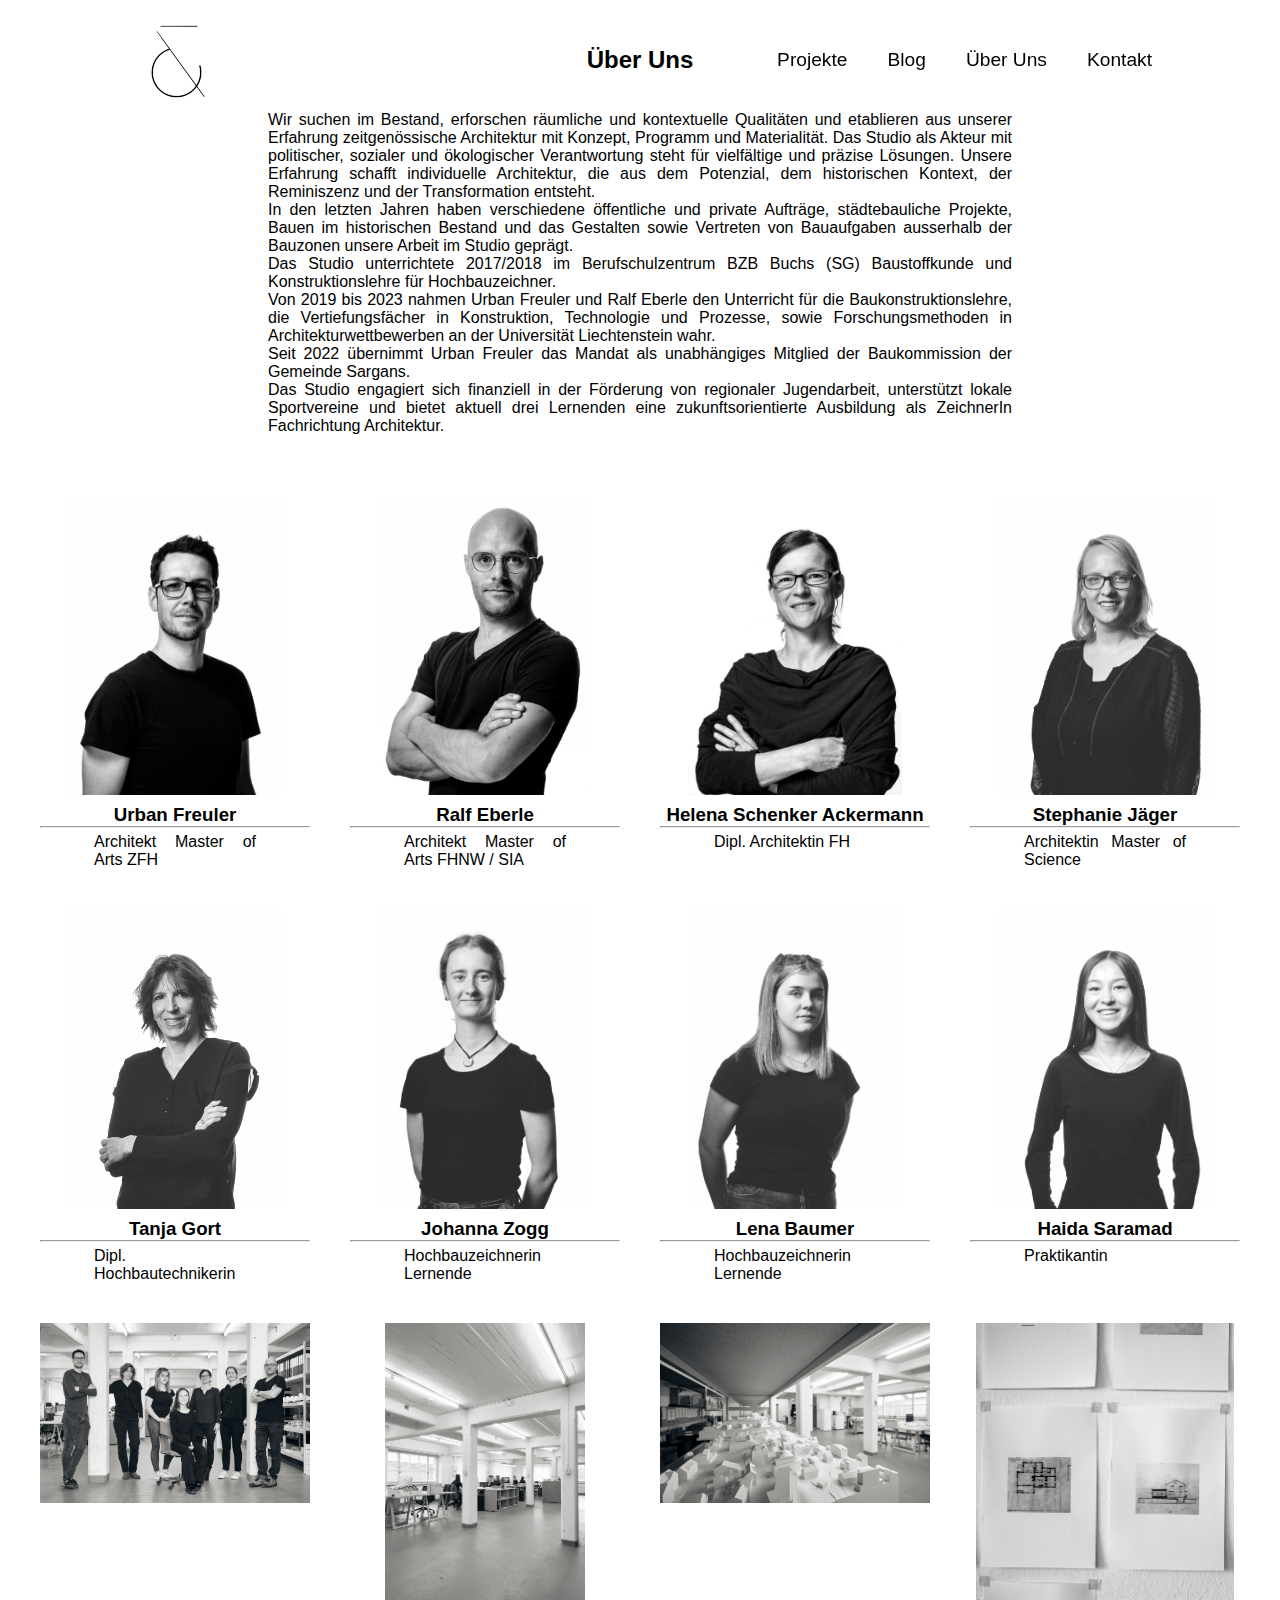
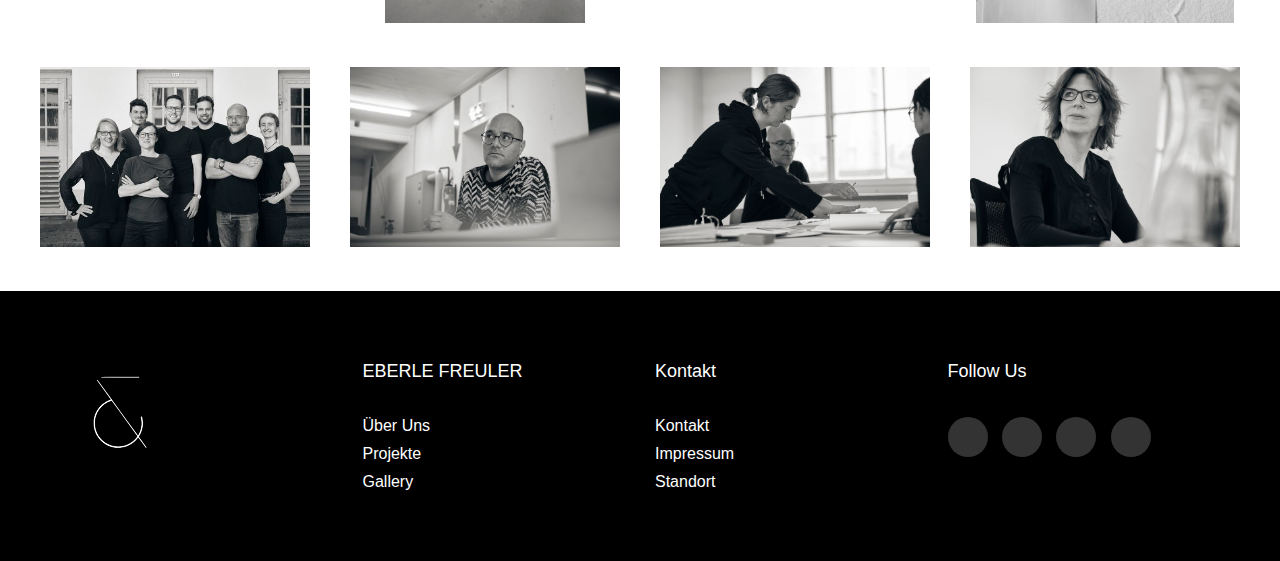
<file: überuns.html>
<!DOCTYPE html>
<html lang="de">
<head>
  <meta charset="UTF-8">
  <meta name="viewport" content="width=device-width, initial-scale=1.0">
  <title>Eberle Freuler</title>
  <link rel="stylesheet" href="css/überuns.css">
  <link href="https://fonts.googleapis.com/css?family=Roboto:400,700&display=swap" rel="stylesheet">
</head>
<body>
    <nav class="navbar" id="navbar">
      <div class="logo">
          <img src="/img/MicrosoftTeams-image (3).png" alt="Logo">
      </div>
      <ul class="nav-links">
          <li><a href="gallery.html">Projekte</a></li>
          <li><a href="blog.html">Blog</a></li>
          <li><a href="überuns.html">Über Uns</a></li>
          <li><a href="contact.html">Kontakt</a></li>
      </ul>
  </nav>
    <section>
      <h2>Über Uns</h2>
      <p>Wir suchen im Bestand, erforschen räumliche und kontextuelle Qualitäten und etablieren aus unserer Erfahrung zeitgenössische Architektur mit Konzept, Programm und Materialität. Das Studio als Akteur mit politischer, sozialer und ökologischer Verantwortung steht für vielfältige und präzise Lösungen. Unsere Erfahrung schafft individuelle Architektur, die aus dem Potenzial, dem historischen Kontext, der Reminiszenz und der Transformation entsteht.
        <br>
        In den letzten Jahren haben verschiedene öffentliche und private Aufträge, städtebauliche Projekte, Bauen im historischen Bestand und das Gestalten sowie Vertreten von Bauaufgaben ausserhalb der Bauzonen unsere Arbeit im Studio geprägt.
        <br>
        Das Studio unterrichtete 2017/2018 im Berufschulzentrum BZB Buchs (SG) Baustoffkunde und Konstruktionslehre für Hochbauzeichner.
        <br>
        Von 2019 bis 2023 nahmen Urban Freuler und Ralf Eberle den Unterricht für die Baukonstruktionslehre, die Vertiefungsfächer in Konstruktion, Technologie und Prozesse, sowie Forschungsmethoden in Architekturwettbewerben an der Universität Liechtenstein wahr.
        <br>
        Seit 2022 übernimmt Urban Freuler das Mandat als unabhängiges Mitglied der Baukommission der Gemeinde Sargans.
        <br>
        Das Studio engagiert sich finanziell in der Förderung von regionaler Jugendarbeit, unterstützt lokale Sportvereine und bietet aktuell drei Lernenden eine zukunftsorientierte Ausbildung als ZeichnerIn Fachrichtung Architektur.</p>
  </section>

  <section id="team" class="flex-container">
    <div class="member">
      <img src="img/überuns9.jpg" alt="Mitarbeiter 1">
      <h3>Urban Freuler</h3>
      <hr>
      <p>Architekt Master of Arts ZFH</p>
    </div>

      <div class="member">
          <img src="img/überuns10.jpg" alt="Mitarbeiter 2">
          <h3>Ralf Eberle</h3>
          <hr>
          <p>Architekt Master of Arts FHNW / SIA</p>
      </div>

      <div class="member">
        <img src="img/überuns11.jpg" alt="Mitarbeiter 2">
        <h3>Helena Schenker Ackermann</h3>
        <hr>
        <p>Dipl. Architektin FH</p>
      </div>

      <div class="member">
        <img src="img/überuns12.jpg" alt="Mitarbeiter 2">
        <h3>Stephanie Jäger</h3>
        <hr>
        <p>Architektin Master of Science</p>
     </div>

     <div class="member">
      <img src="img/überuns13.jpg" alt="Mitarbeiter 2">
      <h3>Tanja Gort</h3>
      <hr>
      <p>Dipl. Hochbautechnikerin</p>
    </div>

    <div class="member">
      <img src="img/überuns14.jpg" alt="Mitarbeiter 2">
      <h3>Johanna Zogg</h3>
      <hr>
      <p>Hochbauzeichnerin Lernende</p>
    </div>

    <div class="member">
      <img src="img/überuns15.jpg" alt="Mitarbeiter 2">
      <h3>Lena Baumer</h3>
      <hr>
      <p>Hochbauzeichnerin Lernende</p>
    </div>

    <div class="member">
      <img src="img/überuns16.jpg" alt="Mitarbeiter 2">
      <h3>Haida Saramad</h3>
      <hr>
      <p>Praktikantin</p>
    </div>

    <div class="member">
      <img src="img/überuns1.jpg" alt="Bild 1">
    </div>
    <div class="member">
      <img src="img/überuns2.jpg" alt="Bild 2">
    </div>
    <div class="member">
      <img src="img/überuns3.jpg" alt="Bild 3">
    </div>
    <div class="member">
      <img src="img/überuns4.jpg" alt="Bild 4">
    </div>
    <div class="member">
      <img src="img/überuns5.jpg" alt="Bild 5">
    </div>
    <div class="member">
      <img src="img/überuns6.jpg" alt="Bild 6">
    </div>
    <div class="member">
      <img src="img/überuns7.jpg" alt="Bild 7">
    </div>
    <div class="member">
      <img src="img/überuns8.jpg" alt="Bild 8">
    </div>

    </section>
    <footer class="footer">
      <div class="container">
      <div class="row">
        <div class="footer-col">
          <img src="img/MicrosoftTeams-image (4).png" alt="">
        </div>
        <div class="footer-col">
          <h4>EBERLE FREULER</h4>
          <ul>
            <li><a href="überuns.html">Über uns</a></li>
            <li><a href="projekte.html">Projekte</a></li>
            <li><a href="gallery.html">Gallery</a></li>
         </ul>
        </div>
        <div class="footer-col">
          <h4>Kontakt</h4>
          <ul>
            <li><a href="contact.html">Kontakt</a></li>
            <li><a href="impressum.html">Impressum</a></li>
            <li><a href="standort.html">Standort</a></li>
          </ul>
        </div>
        <div class="footer-col">
          <h4>follow us</h4>
          <div class="social-links">
            <a href="#"><i class="fab fa-facebook-f"></i></a>
            <a href="#"><i class="fab fa-twitter"></i></a>
            <a href="#"><i class="fab fa-instagram"></i></a>
            <a href="#"><i class="fab fa-linkedin-in"></i></a>
          </div>
        </div>
      </div>
      </div>
    </footer>
  </div>
    

    
</body>
</html>
</file>
<file: css/blog.css>
body, html {
    height: 100%;
    margin: 0;
    padding: 0;
    font-family: 'Roboto', sans-serif;
    color: rgb(15, 15, 15);
  }
  
  * {
    margin: 0;
    padding: 0;
    box-sizing: border-box;
  }
  
  h1 {
    font-size: 2em;
  }
  
  h2 {
    font-size: 60px;
  }
  
  h4 {
    font-size: 20px;
  }
  
  .section {
    padding: 40px 0;
  }
  
  a {
    text-decoration: none;
    color: inherit;
  }
  
  .navbar {
    display: flex;
    background-color: #f2f2f2;
    justify-content: space-between;
    align-items: center;
    padding: 10px 10%;
    position:sticky;
    width: 100%;
    top: 0;
    z-index: 10;
    font-size: larger;
  }
  
  .navbar.scrolled {
    background-color: rgb(248, 248, 248); 
  }
  
  .logo img {
    height: 70px;
  }
  
  .nav-links {
    list-style: none;
    display: flex;
  }
  
  .nav-links li {
    margin-left: 40px;
  }
  
  .nav-links a {
    padding-bottom: 5px;
    transition: all 0.3s ease;
    display: inline-block;
  }  
  
  .nav-links a:hover {
    border-bottom: 2px solid rgb(15, 15, 15);
    margin-bottom: -2px;
  }

 :root {
    --blue: #007bff;
    --indigo: #6610f2;
    --purple: #6f42c1;
    --pink: #e83e8c;
    --red: #dc3545;
    --orange: #fd7e14;
    --yellow: #ffc107;
    --green: #28a745;
    --teal: #20c997;
    --cyan: #17a2b8;
    --white: #fff;
    --gray: #6c757d;
    --gray-dark: #343a40;
    --primary: #FFCC00;
    --secondary: #31404B;
    --success: #28a745;
    --info: #17a2b8;
    --warning: #ffc107;
    --danger: #dc3545;
    --light: #FFFFFF;
    --dark: #1E2024;
    --breakpoint-xs: 0;
    --breakpoint-sm: 576px;
    --breakpoint-md: 768px;
    --breakpoint-lg: 992px;
    --breakpoint-xl: 1200px;
    --font-family-sans-serif: "Montserrat", sans-serif;
    --font-family-monospace: SFMono-Regular, Menlo, Monaco, Consolas, "Liberation Mono", "Courier New", monospace;
  }
  
  *,
  *::before,
  *::after {
    box-sizing: border-box;
  }
  
  html {
    font-family: sans-serif;
    line-height: 1.15;
    -webkit-text-size-adjust: 100%;
    -webkit-tap-highlight-color: rgba(0, 0, 0, 0);
  }
  
  article, aside, figcaption, figure, footer, header, hgroup, main, nav, section {
    display: block;
  }
  
  body {
    margin: 0;
    font-family: "Montserrat", sans-serif;
    font-size: 1rem;
    font-weight: 400;
    line-height: 1.5;
    color: #9A9DA2;
    text-align: left;
    background-color: #EDEFF4;
  }
  
  [tabindex="-1"]:focus:not(:focus-visible) {
    outline: 0 !important;
  }
  
  hr {
    box-sizing: content-box;
    height: 0;
    overflow: visible;
  }
  
  h1, h2, h3, h4, h5, h6 {
    margin-top: 0;
    margin-bottom: 0.5rem;
  }
  
  p {
    margin-top: 0;
    margin-bottom: 1rem;
  }
  
  abbr[title],
  abbr[data-original-title] {
    text-decoration: underline;
    text-decoration: underline dotted;
    cursor: help;
    border-bottom: 0;
    text-decoration-skip-ink: none;
  }
  
  address {
    margin-bottom: 1rem;
    font-style: normal;
    line-height: inherit;
  }
  
  ol,
  ul,
  dl {
    margin-top: 0;
    margin-bottom: 1rem;
  }
  
  ol ol,
  ul ul,
  ol ul,
  ul ol {
    margin-bottom: 0;
  }
  
  dt {
    font-weight: 700;
  }
  
  dd {
    margin-bottom: .5rem;
    margin-left: 0;
  }
  
  blockquote {
    margin: 0 0 1rem;
  }
  
  b,
  strong {
    font-weight: bolder;
  }
  
  small {
    font-size: 80%;
  }
  
  sub,
  sup {
    position: relative;
    font-size: 75%;
    line-height: 0;
    vertical-align: baseline;
  }
  
  sub {
    bottom: -.25em;
  }
  
  sup {
    top: -.5em;
  }
  
  a {
    color: #FFCC00;
    text-decoration: none;
    background-color: transparent;
  }
  
  a:hover {
    color: #b38f00;
    text-decoration: underline;
  }
  
  a:not([href]):not([class]) {
    color: inherit;
    text-decoration: none;
  }
  
  a:not([href]):not([class]):hover {
    color: inherit;
    text-decoration: none;
  }
  
  pre,
  code,
  kbd,
  samp {
    font-family: SFMono-Regular, Menlo, Monaco, Consolas, "Liberation Mono", "Courier New", monospace;
    font-size: 1em;
  }
  
  pre {
    margin-top: 0;
    margin-bottom: 1rem;
    overflow: auto;
    -ms-overflow-style: scrollbar;
  }
  
  figure {
    margin: 0 0 1rem;
  }
  
  img {
    vertical-align: middle;
    border-style: none;
  }
  
  svg {
    overflow: hidden;
    vertical-align: middle;
  }
  
  table {
    border-collapse: collapse;
  }
  
  caption {
    padding-top: 0.75rem;
    padding-bottom: 0.75rem;
    color: #6c757d;
    text-align: left;
    caption-side: bottom;
  }
  
  th {
    text-align: inherit;
    text-align: -webkit-match-parent;
  }
  
  label {
    display: inline-block;
    margin-bottom: 0.5rem;
  }
  
  button {
    border-radius: 0;
  }
  
  button:focus {
    outline: 1px dotted;
    outline: 5px auto -webkit-focus-ring-color;
  }
  
  input,
  button,
  select,
  optgroup,
  textarea {
    margin: 0;
    font-family: inherit;
    font-size: inherit;
    line-height: inherit;
  }
  
  button,
  input {
    overflow: visible;
  }
  
  button,
  select {
    text-transform: none;
  }
  
  [role="button"] {
    cursor: pointer;
  }
  
  select {
    word-wrap: normal;
  }
  
  button,
  [type="button"],
  [type="reset"],
  [type="submit"] {
    -webkit-appearance: button;
  }
  
  button:not(:disabled),
  [type="button"]:not(:disabled),
  [type="reset"]:not(:disabled),
  [type="submit"]:not(:disabled) {
    cursor: pointer;
  }
  
  button::-moz-focus-inner,
  [type="button"]::-moz-focus-inner,
  [type="reset"]::-moz-focus-inner,
  [type="submit"]::-moz-focus-inner {
    padding: 0;
    border-style: none;
  }
  
  input[type="radio"],
  input[type="checkbox"] {
    box-sizing: border-box;
    padding: 0;
  }
  
  textarea {
    overflow: auto;
    resize: vertical;
  }
  
  fieldset {
    min-width: 0;
    padding: 0;
    margin: 0;
    border: 0;
  }
  
  legend {
    display: block;
    width: 100%;
    max-width: 100%;
    padding: 0;
    margin-bottom: .5rem;
    font-size: 1.5rem;
    line-height: inherit;
    color: inherit;
    white-space: normal;
  }
  
  @media (max-width: 1200px) {
    legend {
      font-size: calc(1.275rem + 0.3vw) ;
    }
  }
  
  progress {
    vertical-align: baseline;
  }
  
  [type="number"]::-webkit-inner-spin-button,
  [type="number"]::-webkit-outer-spin-button {
    height: auto;
  }
  
  [type="search"] {
    outline-offset: -2px;
    -webkit-appearance: none;
  }
  
  [type="search"]::-webkit-search-decoration {
    -webkit-appearance: none;
  }
  
  ::-webkit-file-upload-button {
    font: inherit;
    -webkit-appearance: button;
  }
  
  output {
    display: inline-block;
  }
  
  summary {
    display: list-item;
    cursor: pointer;
  }
  
  template {
    display: none;
  }
  
  [hidden] {
    display: none !important;
  }
  
  h1, h2, h3, h4, h5, h6,
  .h1, .h2, .h3, .h4, .h5, .h6 {
    margin-bottom: 0.5rem;
    font-weight: 500;
    line-height: 1.2;
    color: #31404B;
  }
  
  h1, .h1 {
    font-size: 2.5rem;
  }
  
  @media (max-width: 1200px) {
    h1, .h1 {
      font-size: calc(1.375rem + 1.5vw) ;
    }
  }
  
  h2, .h2 {
    font-size: 2rem;
  }
  
  @media (max-width: 1200px) {
    h2, .h2 {
      font-size: calc(1.325rem + 0.9vw) ;
    }
  }
  
  h3, .h3 {
    font-size: 1.75rem;
  }
  
  @media (max-width: 1200px) {
    h3, .h3 {
      font-size: calc(1.3rem + 0.6vw) ;
    }
  }
  
  h4, .h4 {
    font-size: 1.5rem;
  }
  
  @media (max-width: 1200px) {
    h4, .h4 {
      font-size: calc(1.275rem + 0.3vw) ;
    }
  }
  
  h5, .h5 {
    font-size: 1.25rem;
  }
  
  h6, .h6 {
    font-size: 1rem;
  }
  
  .lead {
    font-size: 1.25rem;
    font-weight: 300;
  }
  
  .display-1 {
    font-size: 6rem;
    font-weight: 300;
    line-height: 1.2;
  }
  
  @media (max-width: 1200px) {
    .display-1 {
      font-size: calc(1.725rem + 5.7vw) ;
    }
  }
  
  .display-2 {
    font-size: 5.5rem;
    font-weight: 300;
    line-height: 1.2;
  }
  
  @media (max-width: 1200px) {
    .display-2 {
      font-size: calc(1.675rem + 5.1vw) ;
    }
  }
  
  .display-3 {
    font-size: 4.5rem;
    font-weight: 300;
    line-height: 1.2;
  }
  
  @media (max-width: 1200px) {
    .display-3 {
      font-size: calc(1.575rem + 3.9vw) ;
    }
  }
  
  .display-4 {
    font-size: 3.5rem;
    font-weight: 300;
    line-height: 1.2;
  }
  
  @media (max-width: 1200px) {
    .display-4 {
      font-size: calc(1.475rem + 2.7vw) ;
    }
  }
  
  hr {
    margin-top: 1rem;
    margin-bottom: 1rem;
    border: 0;
    border-top: 1px solid rgba(0, 0, 0, 0.1);
  }
  
  small,
  .small {
    font-size: 80%;
    font-weight: 400;
  }
  
  mark,
  .mark {
    padding: 0.2em;
    background-color: #fcf8e3;
  }
  
  .list-unstyled {
    padding-left: 0;
    list-style: none;
  }
  
  .list-inline {
    padding-left: 0;
    list-style: none;
  }
  
  .list-inline-item {
    display: inline-block;
  }
  
  .list-inline-item:not(:last-child) {
    margin-right: 0.5rem;
  }
  
  .initialism {
    font-size: 90%;
    text-transform: uppercase;
  }
  
  .blockquote {
    margin-bottom: 1rem;
    font-size: 1.25rem;
  }
  
  .blockquote-footer {
    display: block;
    font-size: 80%;
    color: #6c757d;
  }
  
  .blockquote-footer::before {
    content: "\2014\00A0";
  }
  
  .img-fluid {
    max-width: 100%;
    height: auto;
  }
  
  .img-thumbnail {
    padding: 0.25rem;
    background-color: #EDEFF4;
    border: 1px solid #dee2e6;
    max-width: 100%;
    height: auto;
  }
  
  .figure {
    display: inline-block;
  }
  
  .figure-img {
    margin-bottom: 0.5rem;
    line-height: 1;
  }
  
  .figure-caption {
    font-size: 90%;
    color: #6c757d;
  }
  
  code {
    font-size: 87.5%;
    color: #e83e8c;
    word-wrap: break-word;
  }
  
  a > code {
    color: inherit;
  }
  
  kbd {
    padding: 0.2rem 0.4rem;
    font-size: 87.5%;
    color: #fff;
    background-color: #212529;
  }
  
  kbd kbd {
    padding: 0;
    font-size: 100%;
    font-weight: 700;
  }
  
  pre {
    display: block;
    font-size: 87.5%;
    color: #212529;
  }
  
  pre code {
    font-size: inherit;
    color: inherit;
    word-break: normal;
  }
  
  .pre-scrollable {
    max-height: 340px;
    overflow-y: scroll;
  }
  
  .container,
  .container-fluid,
  .container-sm,
  .container-md,
  .container-lg,
  .container-xl {
    width: 100%;
    padding-right: 0.5rem;
    padding-left: 0.5rem;
    margin-right: auto;
    margin-left: auto;
  }
  
  @media (min-width: 576px) {
    .container, .container-sm {
      max-width: 540px;
    }
  }
  
  @media (min-width: 768px) {
    .container, .container-sm, .container-md {
      max-width: 720px;
    }
  }
  
  @media (min-width: 992px) {
    .container, .container-sm, .container-md, .container-lg {
      max-width: 960px;
    }
  }
  
  @media (min-width: 1200px) {
    .container, .container-sm, .container-md, .container-lg, .container-xl {
      max-width: 1140px;
    }
  }
  
  .row {
    display: flex;
    flex-wrap: wrap;
    margin-right: -0.5rem;
    margin-left: -0.5rem;
  }
  
  .no-gutters {
    margin-right: 0;
    margin-left: 0;
  }
  
  .no-gutters > .col,
  .no-gutters > [class*="col-"] {
    padding-right: 0;
    padding-left: 0;
  }
  
  .col-1, .col-2, .col-3, .col-4, .col-5, .col-6, .col-7, .col-8, .col-9, .col-10, .col-11, .col-12, .col,
  .col-auto, .col-sm-1, .col-sm-2, .col-sm-3, .col-sm-4, .col-sm-5, .col-sm-6, .col-sm-7, .col-sm-8, .col-sm-9, .col-sm-10, .col-sm-11, .col-sm-12, .col-sm,
  .col-sm-auto, .col-md-1, .col-md-2, .col-md-3, .col-md-4, .col-md-5, .col-md-6, .col-md-7, .col-md-8, .col-md-9, .col-md-10, .col-md-11, .col-md-12, .col-md,
  .col-md-auto, .col-lg-1, .col-lg-2, .col-lg-3, .col-lg-4, .col-lg-5, .col-lg-6, .col-lg-7, .col-lg-8, .col-lg-9, .col-lg-10, .col-lg-11, .col-lg-12, .col-lg,
  .col-lg-auto, .col-xl-1, .col-xl-2, .col-xl-3, .col-xl-4, .col-xl-5, .col-xl-6, .col-xl-7, .col-xl-8, .col-xl-9, .col-xl-10, .col-xl-11, .col-xl-12, .col-xl,
  .col-xl-auto {
    position: relative;
    width: 100%;
    padding-right: 0.5rem;
    padding-left: 0.5rem;
  }
  
  .col {
    flex-basis: 0;
    flex-grow: 1;
    max-width: 100%;
  }
  
  .row-cols-1 > * {
    flex: 0 0 100%;
    max-width: 100%;
  }
  
  .row-cols-2 > * {
    flex: 0 0 50%;
    max-width: 50%;
  }
  
  .row-cols-3 > * {
    flex: 0 0 33.33333%;
    max-width: 33.33333%;
  }
  
  .row-cols-4 > * {
    flex: 0 0 25%;
    max-width: 25%;
  }
  
  .row-cols-5 > * {
    flex: 0 0 20%;
    max-width: 20%;
  }
  
  .row-cols-6 > * {
    flex: 0 0 16.66667%;
    max-width: 16.66667%;
  }
  
  .col-auto {
    flex: 0 0 auto;
    width: auto;
    max-width: 100%;
  }
  
  .col-1 {
    flex: 0 0 8.33333%;
    max-width: 8.33333%;
  }
  
  .col-2 {
    flex: 0 0 16.66667%;
    max-width: 16.66667%;
  }
  
  .col-3 {
    flex: 0 0 25%;
    max-width: 25%;
  }
  
  .col-4 {
    flex: 0 0 33.33333%;
    max-width: 33.33333%;
  }
  
  .col-5 {
    flex: 0 0 41.66667%;
    max-width: 41.66667%;
  }
  
  .col-6 {
    flex: 0 0 50%;
    max-width: 50%;
  }
  
  .col-7 {
    flex: 0 0 58.33333%;
    max-width: 58.33333%;
  }
  
  .col-8 {
    flex: 0 0 66.66667%;
    max-width: 66.66667%;
  }
  
  .col-9 {
    flex: 0 0 75%;
    max-width: 75%;
  }
  
  .col-10 {
    flex: 0 0 83.33333%;
    max-width: 83.33333%;
  }
  
  .col-11 {
    flex: 0 0 91.66667%;
    max-width: 91.66667%;
  }
  
  .col-12 {
    flex: 0 0 100%;
    max-width: 100%;
  }
  
  .order-first {
    order: -1;
  }
  
  .order-last {
    order: 13;
  }
  
  .order-0 {
    order: 0;
  }
  
  .order-1 {
    order: 1;
  }
  
  .order-2 {
    order: 2;
  }
  
  .order-3 {
    order: 3;
  }
  
  .order-4 {
    order: 4;
  }
  
  .order-5 {
    order: 5;
  }
  
  .order-6 {
    order: 6;
  }
  
  .order-7 {
    order: 7;
  }
  
  .order-8 {
    order: 8;
  }
  
  .order-9 {
    order: 9;
  }
  
  .order-10 {
    order: 10;
  }
  
  .order-11 {
    order: 11;
  }
  
  .order-12 {
    order: 12;
  }
  
  .offset-1 {
    margin-left: 8.33333%;
  }
  
  .offset-2 {
    margin-left: 16.66667%;
  }
  
  .offset-3 {
    margin-left: 25%;
  }
  
  .offset-4 {
    margin-left: 33.33333%;
  }
  
  .offset-5 {
    margin-left: 41.66667%;
  }
  
  .offset-6 {
    margin-left: 50%;
  }
  
  .offset-7 {
    margin-left: 58.33333%;
  }
  
  .offset-8 {
    margin-left: 66.66667%;
  }
  
  .offset-9 {
    margin-left: 75%;
  }
  
  .offset-10 {
    margin-left: 83.33333%;
  }
  
  .offset-11 {
    margin-left: 91.66667%;
  }
  
  @media (min-width: 576px) {
    .col-sm {
      flex-basis: 0;
      flex-grow: 1;
      max-width: 100%;
    }
    .row-cols-sm-1 > * {
      flex: 0 0 100%;
      max-width: 100%;
    }
    .row-cols-sm-2 > * {
      flex: 0 0 50%;
      max-width: 50%;
    }
    .row-cols-sm-3 > * {
      flex: 0 0 33.33333%;
      max-width: 33.33333%;
    }
    .row-cols-sm-4 > * {
      flex: 0 0 25%;
      max-width: 25%;
    }
    .row-cols-sm-5 > * {
      flex: 0 0 20%;
      max-width: 20%;
    }
    .row-cols-sm-6 > * {
      flex: 0 0 16.66667%;
      max-width: 16.66667%;
    }
    .col-sm-auto {
      flex: 0 0 auto;
      width: auto;
      max-width: 100%;
    }
    .col-sm-1 {
      flex: 0 0 8.33333%;
      max-width: 8.33333%;
    }
    .col-sm-2 {
      flex: 0 0 16.66667%;
      max-width: 16.66667%;
    }
    .col-sm-3 {
      flex: 0 0 25%;
      max-width: 25%;
    }
    .col-sm-4 {
      flex: 0 0 33.33333%;
      max-width: 33.33333%;
    }
    .col-sm-5 {
      flex: 0 0 41.66667%;
      max-width: 41.66667%;
    }
    .col-sm-6 {
      flex: 0 0 50%;
      max-width: 50%;
    }
    .col-sm-7 {
      flex: 0 0 58.33333%;
      max-width: 58.33333%;
    }
    .col-sm-8 {
      flex: 0 0 66.66667%;
      max-width: 66.66667%;
    }
    .col-sm-9 {
      flex: 0 0 75%;
      max-width: 75%;
    }
    .col-sm-10 {
      flex: 0 0 83.33333%;
      max-width: 83.33333%;
    }
    .col-sm-11 {
      flex: 0 0 91.66667%;
      max-width: 91.66667%;
    }
    .col-sm-12 {
      flex: 0 0 100%;
      max-width: 100%;
    }
    .order-sm-first {
      order: -1;
    }
    .order-sm-last {
      order: 13;
    }
    .order-sm-0 {
      order: 0;
    }
    .order-sm-1 {
      order: 1;
    }
    .order-sm-2 {
      order: 2;
    }
    .order-sm-3 {
      order: 3;
    }
    .order-sm-4 {
      order: 4;
    }
    .order-sm-5 {
      order: 5;
    }
    .order-sm-6 {
      order: 6;
    }
    .order-sm-7 {
      order: 7;
    }
    .order-sm-8 {
      order: 8;
    }
    .order-sm-9 {
      order: 9;
    }
    .order-sm-10 {
      order: 10;
    }
    .order-sm-11 {
      order: 11;
    }
    .order-sm-12 {
      order: 12;
    }
    .offset-sm-0 {
      margin-left: 0;
    }
    .offset-sm-1 {
      margin-left: 8.33333%;
    }
    .offset-sm-2 {
      margin-left: 16.66667%;
    }
    .offset-sm-3 {
      margin-left: 25%;
    }
    .offset-sm-4 {
      margin-left: 33.33333%;
    }
    .offset-sm-5 {
      margin-left: 41.66667%;
    }
    .offset-sm-6 {
      margin-left: 50%;
    }
    .offset-sm-7 {
      margin-left: 58.33333%;
    }
    .offset-sm-8 {
      margin-left: 66.66667%;
    }
    .offset-sm-9 {
      margin-left: 75%;
    }
    .offset-sm-10 {
      margin-left: 83.33333%;
    }
    .offset-sm-11 {
      margin-left: 91.66667%;
    }
  }
  
  @media (min-width: 768px) {
    .col-md {
      flex-basis: 0;
      flex-grow: 1;
      max-width: 100%;
    }
    .row-cols-md-1 > * {
      flex: 0 0 100%;
      max-width: 100%;
    }
    .row-cols-md-2 > * {
      flex: 0 0 50%;
      max-width: 50%;
    }
    .row-cols-md-3 > * {
      flex: 0 0 33.33333%;
      max-width: 33.33333%;
    }
    .row-cols-md-4 > * {
      flex: 0 0 25%;
      max-width: 25%;
    }
    .row-cols-md-5 > * {
      flex: 0 0 20%;
      max-width: 20%;
    }
    .row-cols-md-6 > * {
      flex: 0 0 16.66667%;
      max-width: 16.66667%;
    }
    .col-md-auto {
      flex: 0 0 auto;
      width: auto;
      max-width: 100%;
    }
    .col-md-1 {
      flex: 0 0 8.33333%;
      max-width: 8.33333%;
    }
    .col-md-2 {
      flex: 0 0 16.66667%;
      max-width: 16.66667%;
    }
    .col-md-3 {
      flex: 0 0 25%;
      max-width: 25%;
    }
    .col-md-4 {
      flex: 0 0 33.33333%;
      max-width: 33.33333%;
    }
    .col-md-5 {
      flex: 0 0 41.66667%;
      max-width: 41.66667%;
    }
    .col-md-6 {
      flex: 0 0 50%;
      max-width: 50%;
    }
    .col-md-7 {
      flex: 0 0 58.33333%;
      max-width: 58.33333%;
    }
    .col-md-8 {
      flex: 0 0 66.66667%;
      max-width: 66.66667%;
    }
    .col-md-9 {
      flex: 0 0 75%;
      max-width: 75%;
    }
    .col-md-10 {
      flex: 0 0 83.33333%;
      max-width: 83.33333%;
    }
    .col-md-11 {
      flex: 0 0 91.66667%;
      max-width: 91.66667%;
    }
    .col-md-12 {
      flex: 0 0 100%;
      max-width: 100%;
    }
    .order-md-first {
      order: -1;
    }
    .order-md-last {
      order: 13;
    }
    .order-md-0 {
      order: 0;
    }
    .order-md-1 {
      order: 1;
    }
    .order-md-2 {
      order: 2;
    }
    .order-md-3 {
      order: 3;
    }
    .order-md-4 {
      order: 4;
    }
    .order-md-5 {
      order: 5;
    }
    .order-md-6 {
      order: 6;
    }
    .order-md-7 {
      order: 7;
    }
    .order-md-8 {
      order: 8;
    }
    .order-md-9 {
      order: 9;
    }
    .order-md-10 {
      order: 10;
    }
    .order-md-11 {
      order: 11;
    }
    .order-md-12 {
      order: 12;
    }
    .offset-md-0 {
      margin-left: 0;
    }
    .offset-md-1 {
      margin-left: 8.33333%;
    }
    .offset-md-2 {
      margin-left: 16.66667%;
    }
    .offset-md-3 {
      margin-left: 25%;
    }
    .offset-md-4 {
      margin-left: 33.33333%;
    }
    .offset-md-5 {
      margin-left: 41.66667%;
    }
    .offset-md-6 {
      margin-left: 50%;
    }
    .offset-md-7 {
      margin-left: 58.33333%;
    }
    .offset-md-8 {
      margin-left: 66.66667%;
    }
    .offset-md-9 {
      margin-left: 75%;
    }
    .offset-md-10 {
      margin-left: 83.33333%;
    }
    .offset-md-11 {
      margin-left: 91.66667%;
    }
  }
  
  @media (min-width: 992px) {
    .col-lg {
      flex-basis: 0;
      flex-grow: 1;
      max-width: 100%;
    }
    .row-cols-lg-1 > * {
      flex: 0 0 100%;
      max-width: 100%;
    }
    .row-cols-lg-2 > * {
      flex: 0 0 50%;
      max-width: 50%;
    }
    .row-cols-lg-3 > * {
      flex: 0 0 33.33333%;
      max-width: 33.33333%;
    }
    .row-cols-lg-4 > * {
      flex: 0 0 25%;
      max-width: 25%;
    }
    .row-cols-lg-5 > * {
      flex: 0 0 20%;
      max-width: 20%;
    }
    .row-cols-lg-6 > * {
      flex: 0 0 16.66667%;
      max-width: 16.66667%;
    }
    .col-lg-auto {
      flex: 0 0 auto;
      width: auto;
      max-width: 100%;
    }
    .col-lg-1 {
      flex: 0 0 8.33333%;
      max-width: 8.33333%;
    }
    .col-lg-2 {
      flex: 0 0 16.66667%;
      max-width: 16.66667%;
    }
    .col-lg-3 {
      flex: 0 0 25%;
      max-width: 25%;
    }
    .col-lg-4 {
      flex: 0 0 33.33333%;
      max-width: 33.33333%;
    }
    .col-lg-5 {
      flex: 0 0 41.66667%;
      max-width: 41.66667%;
    }
    .col-lg-6 {
      flex: 0 0 50%;
      max-width: 50%;
    }
    .col-lg-7 {
      flex: 0 0 58.33333%;
      max-width: 58.33333%;
    }
    .col-lg-8 {
      flex: 0 0 66.66667%;
      max-width: 66.66667%;
    }
    .col-lg-9 {
      flex: 0 0 75%;
      max-width: 75%;
    }
    .col-lg-10 {
      flex: 0 0 83.33333%;
      max-width: 83.33333%;
    }
    .col-lg-11 {
      flex: 0 0 91.66667%;
      max-width: 91.66667%;
    }
    .col-lg-12 {
      flex: 0 0 100%;
      max-width: 100%;
    }
    .order-lg-first {
      order: -1;
    }
    .order-lg-last {
      order: 13;
    }
    .order-lg-0 {
      order: 0;
    }
    .order-lg-1 {
      order: 1;
    }
    .order-lg-2 {
      order: 2;
    }
    .order-lg-3 {
      order: 3;
    }
    .order-lg-4 {
      order: 4;
    }
    .order-lg-5 {
      order: 5;
    }
    .order-lg-6 {
      order: 6;
    }
    .order-lg-7 {
      order: 7;
    }
    .order-lg-8 {
      order: 8;
    }
    .order-lg-9 {
      order: 9;
    }
    .order-lg-10 {
      order: 10;
    }
    .order-lg-11 {
      order: 11;
    }
    .order-lg-12 {
      order: 12;
    }
    .offset-lg-0 {
      margin-left: 0;
    }
    .offset-lg-1 {
      margin-left: 8.33333%;
    }
    .offset-lg-2 {
      margin-left: 16.66667%;
    }
    .offset-lg-3 {
      margin-left: 25%;
    }
    .offset-lg-4 {
      margin-left: 33.33333%;
    }
    .offset-lg-5 {
      margin-left: 41.66667%;
    }
    .offset-lg-6 {
      margin-left: 50%;
    }
    .offset-lg-7 {
      margin-left: 58.33333%;
    }
    .offset-lg-8 {
      margin-left: 66.66667%;
    }
    .offset-lg-9 {
      margin-left: 75%;
    }
    .offset-lg-10 {
      margin-left: 83.33333%;
    }
    .offset-lg-11 {
      margin-left: 91.66667%;
    }
  }
  
  @media (min-width: 1200px) {
    .col-xl {
      flex-basis: 0;
      flex-grow: 1;
      max-width: 100%;
    }
    .row-cols-xl-1 > * {
      flex: 0 0 100%;
      max-width: 100%;
    }
    .row-cols-xl-2 > * {
      flex: 0 0 50%;
      max-width: 50%;
    }
    .row-cols-xl-3 > * {
      flex: 0 0 33.33333%;
      max-width: 33.33333%;
    }
    .row-cols-xl-4 > * {
      flex: 0 0 25%;
      max-width: 25%;
    }
    .row-cols-xl-5 > * {
      flex: 0 0 20%;
      max-width: 20%;
    }
    .row-cols-xl-6 > * {
      flex: 0 0 16.66667%;
      max-width: 16.66667%;
    }
    .col-xl-auto {
      flex: 0 0 auto;
      width: auto;
      max-width: 100%;
    }
    .col-xl-1 {
      flex: 0 0 8.33333%;
      max-width: 8.33333%;
    }
    .col-xl-2 {
      flex: 0 0 16.66667%;
      max-width: 16.66667%;
    }
    .col-xl-3 {
      flex: 0 0 25%;
      max-width: 25%;
    }
    .col-xl-4 {
      flex: 0 0 33.33333%;
      max-width: 33.33333%;
    }
    .col-xl-5 {
      flex: 0 0 41.66667%;
      max-width: 41.66667%;
    }
    .col-xl-6 {
      flex: 0 0 50%;
      max-width: 50%;
    }
    .col-xl-7 {
      flex: 0 0 58.33333%;
      max-width: 58.33333%;
    }
    .col-xl-8 {
      flex: 0 0 66.66667%;
      max-width: 66.66667%;
    }
    .col-xl-9 {
      flex: 0 0 75%;
      max-width: 75%;
    }
    .col-xl-10 {
      flex: 0 0 83.33333%;
      max-width: 83.33333%;
    }
    .col-xl-11 {
      flex: 0 0 91.66667%;
      max-width: 91.66667%;
    }
    .col-xl-12 {
      flex: 0 0 100%;
      max-width: 100%;
    }
    .order-xl-first {
      order: -1;
    }
    .order-xl-last {
      order: 13;
    }
    .order-xl-0 {
      order: 0;
    }
    .order-xl-1 {
      order: 1;
    }
    .order-xl-2 {
      order: 2;
    }
    .order-xl-3 {
      order: 3;
    }
    .order-xl-4 {
      order: 4;
    }
    .order-xl-5 {
      order: 5;
    }
    .order-xl-6 {
      order: 6;
    }
    .order-xl-7 {
      order: 7;
    }
    .order-xl-8 {
      order: 8;
    }
    .order-xl-9 {
      order: 9;
    }
    .order-xl-10 {
      order: 10;
    }
    .order-xl-11 {
      order: 11;
    }
    .order-xl-12 {
      order: 12;
    }
    .offset-xl-0 {
      margin-left: 0;
    }
    .offset-xl-1 {
      margin-left: 8.33333%;
    }
    .offset-xl-2 {
      margin-left: 16.66667%;
    }
    .offset-xl-3 {
      margin-left: 25%;
    }
    .offset-xl-4 {
      margin-left: 33.33333%;
    }
    .offset-xl-5 {
      margin-left: 41.66667%;
    }
    .offset-xl-6 {
      margin-left: 50%;
    }
    .offset-xl-7 {
      margin-left: 58.33333%;
    }
    .offset-xl-8 {
      margin-left: 66.66667%;
    }
    .offset-xl-9 {
      margin-left: 75%;
    }
    .offset-xl-10 {
      margin-left: 83.33333%;
    }
    .offset-xl-11 {
      margin-left: 91.66667%;
    }
  }
  
  .table {
    width: 100%;
    margin-bottom: 1rem;
    color: #9A9DA2;
  }
  
  .table th,
  .table td {
    padding: 0.75rem;
    vertical-align: top;
    border-top: 1px solid #E4E7ED;
  }
  
  .table thead th {
    vertical-align: bottom;
    border-bottom: 2px solid #E4E7ED;
  }
  
  .table tbody + tbody {
    border-top: 2px solid #E4E7ED;
  }
  
  .table-sm th,
  .table-sm td {
    padding: 0.3rem;
  }
  
  .table-bordered {
    border: 1px solid #E4E7ED;
  }
  
  .table-bordered th,
  .table-bordered td {
    border: 1px solid #E4E7ED;
  }
  
  .table-bordered thead th,
  .table-bordered thead td {
    border-bottom-width: 2px;
  }
  
  .table-borderless th,
  .table-borderless td,
  .table-borderless thead th,
  .table-borderless tbody + tbody {
    border: 0;
  }
  
  .table-striped tbody tr:nth-of-type(odd) {
    background-color: rgba(0, 0, 0, 0.05);
  }
  
  .table-hover tbody tr:hover {
    color: #9A9DA2;
    background-color: rgba(0, 0, 0, 0.075);
  }
  
  .table-primary,
  .table-primary > th,
  .table-primary > td {
    background-color: #fff1b8;
  }
  
  .table-primary th,
  .table-primary td,
  .table-primary thead th,
  .table-primary tbody + tbody {
    border-color: #ffe47a;
  }
  
  .table-hover .table-primary:hover {
    background-color: #ffec9f;
  }
  
  .table-hover .table-primary:hover > td,
  .table-hover .table-primary:hover > th {
    background-color: #ffec9f;
  }
  
  .table-secondary,
  .table-secondary > th,
  .table-secondary > td {
    background-color: #c5cacd;
  }
  
  .table-secondary th,
  .table-secondary td,
  .table-secondary thead th,
  .table-secondary tbody + tbody {
    border-color: #949ca1;
  }
  
  .table-hover .table-secondary:hover {
    background-color: #b7bdc1;
  }
  
  .table-hover .table-secondary:hover > td,
  .table-hover .table-secondary:hover > th {
    background-color: #b7bdc1;
  }
  
  .table-success,
  .table-success > th,
  .table-success > td {
    background-color: #c3e6cb;
  }
  
  .table-success th,
  .table-success td,
  .table-success thead th,
  .table-success tbody + tbody {
    border-color: #8fd19e;
  }
  
  .table-hover .table-success:hover {
    background-color: #b1dfbb;
  }
  
  .table-hover .table-success:hover > td,
  .table-hover .table-success:hover > th {
    background-color: #b1dfbb;
  }
  
  .table-info,
  .table-info > th,
  .table-info > td {
    background-color: #bee5eb;
  }
  
  .table-info th,
  .table-info td,
  .table-info thead th,
  .table-info tbody + tbody {
    border-color: #86cfda;
  }
  
  .table-hover .table-info:hover {
    background-color: #abdde5;
  }
  
  .table-hover .table-info:hover > td,
  .table-hover .table-info:hover > th {
    background-color: #abdde5;
  }
  
  .table-warning,
  .table-warning > th,
  .table-warning > td {
    background-color: #ffeeba;
  }
  
  .table-warning th,
  .table-warning td,
  .table-warning thead th,
  .table-warning tbody + tbody {
    border-color: #ffdf7e;
  }
  
  .table-hover .table-warning:hover {
    background-color: #ffe8a1;
  }
  
  .table-hover .table-warning:hover > td,
  .table-hover .table-warning:hover > th {
    background-color: #ffe8a1;
  }
  
  .table-danger,
  .table-danger > th,
  .table-danger > td {
    background-color: #f5c6cb;
  }
  
  .table-danger th,
  .table-danger td,
  .table-danger thead th,
  .table-danger tbody + tbody {
    border-color: #ed969e;
  }
  
  .table-hover .table-danger:hover {
    background-color: #f1b0b7;
  }
  
  .table-hover .table-danger:hover > td,
  .table-hover .table-danger:hover > th {
    background-color: #f1b0b7;
  }
  
  .table-light,
  .table-light > th,
  .table-light > td {
    background-color: white;
  }
  
  .table-light th,
  .table-light td,
  .table-light thead th,
  .table-light tbody + tbody {
    border-color: white;
  }
  
  .table-hover .table-light:hover {
    background-color: #f2f2f2;
  }
  
  .table-hover .table-light:hover > td,
  .table-hover .table-light:hover > th {
    background-color: #f2f2f2;
  }
  
  .table-dark,
  .table-dark > th,
  .table-dark > td {
    background-color: #c0c1c2;
  }
  
  .table-dark th,
  .table-dark td,
  .table-dark thead th,
  .table-dark tbody + tbody {
    border-color: #8a8b8d;
  }
  
  .table-hover .table-dark:hover {
    background-color: #b3b4b5;
  }
  
  .table-hover .table-dark:hover > td,
  .table-hover .table-dark:hover > th {
    background-color: #b3b4b5;
  }
  
  .table-active,
  .table-active > th,
  .table-active > td {
    background-color: rgba(0, 0, 0, 0.075);
  }
  
  .table-hover .table-active:hover {
    background-color: rgba(0, 0, 0, 0.075);
  }
  
  .table-hover .table-active:hover > td,
  .table-hover .table-active:hover > th {
    background-color: rgba(0, 0, 0, 0.075);
  }
  
  .table .thead-dark th {
    color: #fff;
    background-color: #343a40;
    border-color: #454d55;
  }
  
  .table .thead-light th {
    color: #495057;
    background-color: #e9ecef;
    border-color: #E4E7ED;
  }
  
  .table-dark {
    color: #fff;
    background-color: #343a40;
  }
  
  .table-dark th,
  .table-dark td,
  .table-dark thead th {
    border-color: #454d55;
  }
  
  .table-dark.table-bordered {
    border: 0;
  }
  
  .table-dark.table-striped tbody tr:nth-of-type(odd) {
    background-color: rgba(255, 255, 255, 0.05);
  }
  
  .table-dark.table-hover tbody tr:hover {
    color: #fff;
    background-color: rgba(255, 255, 255, 0.075);
  }
  
  @media (max-width: 575.98px) {
    .table-responsive-sm {
      display: block;
      width: 100%;
      overflow-x: auto;
      -webkit-overflow-scrolling: touch;
    }
    .table-responsive-sm > .table-bordered {
      border: 0;
    }
  }
  
  @media (max-width: 767.98px) {
    .table-responsive-md {
      display: block;
      width: 100%;
      overflow-x: auto;
      -webkit-overflow-scrolling: touch;
    }
    .table-responsive-md > .table-bordered {
      border: 0;
    }
  }
  
  @media (max-width: 991.98px) {
    .table-responsive-lg {
      display: block;
      width: 100%;
      overflow-x: auto;
      -webkit-overflow-scrolling: touch;
    }
    .table-responsive-lg > .table-bordered {
      border: 0;
    }
  }
  
  @media (max-width: 1199.98px) {
    .table-responsive-xl {
      display: block;
      width: 100%;
      overflow-x: auto;
      -webkit-overflow-scrolling: touch;
    }
    .table-responsive-xl > .table-bordered {
      border: 0;
    }
  }
  
  .table-responsive {
    display: block;
    width: 100%;
    overflow-x: auto;
    -webkit-overflow-scrolling: touch;
  }
  
  .table-responsive > .table-bordered {
    border: 0;
  }
  
  .form-control {
    display: block;
    width: 100%;
    height: calc(1.5em + 0.75rem + 2px);
    padding: 0.375rem 0.75rem;
    font-size: 1rem;
    font-weight: 400;
    line-height: 1.5;
    color: #495057;
    background-color: #fff;
    background-clip: padding-box;
    border: 1px solid #ced4da;
    border-radius: 0;
    transition: border-color 0.15s ease-in-out, box-shadow 0.15s ease-in-out;
  }
  
  @media (prefers-reduced-motion: reduce) {
    .form-control {
      transition: none;
    }
  }
  
  .form-control::-ms-expand {
    background-color: transparent;
    border: 0;
  }
  
  .form-control:-moz-focusring {
    color: transparent;
    text-shadow: 0 0 0 #495057;
  }
  
  .form-control:focus {
    color: #495057;
    background-color: #fff;
    border-color: #ffe680;
    outline: 0;
    box-shadow: 0 0 0 0.2rem rgba(255, 204, 0, 0.25);
  }
  
  .form-control::placeholder {
    color: #6c757d;
    opacity: 1;
  }
  
  .form-control:disabled, .form-control[readonly] {
    background-color: #e9ecef;
    opacity: 1;
  }
  
  input[type="date"].form-control,
  input[type="time"].form-control,
  input[type="datetime-local"].form-control,
  input[type="month"].form-control {
    appearance: none;
  }
  
  select.form-control:focus::-ms-value {
    color: #495057;
    background-color: #fff;
  }
  
  .form-control-file,
  .form-control-range {
    display: block;
    width: 100%;
  }
  
  .col-form-label {
    padding-top: calc(0.375rem + 1px);
    padding-bottom: calc(0.375rem + 1px);
    margin-bottom: 0;
    font-size: inherit;
    line-height: 1.5;
  }
  
  .col-form-label-lg {
    padding-top: calc(0.5rem + 1px);
    padding-bottom: calc(0.5rem + 1px);
    font-size: 1.25rem;
    line-height: 1.5;
  }
  
  .col-form-label-sm {
    padding-top: calc(0.25rem + 1px);
    padding-bottom: calc(0.25rem + 1px);
    font-size: 0.875rem;
    line-height: 1.5;
  }
  
  .form-control-plaintext {
    display: block;
    width: 100%;
    padding: 0.375rem 0;
    margin-bottom: 0;
    font-size: 1rem;
    line-height: 1.5;
    color: #9A9DA2;
    background-color: transparent;
    border: solid transparent;
    border-width: 1px 0;
  }
  
  .form-control-plaintext.form-control-sm, .form-control-plaintext.form-control-lg {
    padding-right: 0;
    padding-left: 0;
  }
  
  .form-control-sm {
    height: calc(1.5em + 0.5rem + 2px);
    padding: 0.25rem 0.5rem;
    font-size: 0.875rem;
    line-height: 1.5;
  }
  
  .form-control-lg {
    height: calc(1.5em + 1rem + 2px);
    padding: 0.5rem 1rem;
    font-size: 1.25rem;
    line-height: 1.5;
  }
  
  select.form-control[size], select.form-control[multiple] {
    height: auto;
  }
  
  textarea.form-control {
    height: auto;
  }
  
  .form-group {
    margin-bottom: 1rem;
  }
  
  .form-text {
    display: block;
    margin-top: 0.25rem;
  }
  
  .form-row {
    display: flex;
    flex-wrap: wrap;
    margin-right: -5px;
    margin-left: -5px;
  }
  
  .form-row > .col,
  .form-row > [class*="col-"] {
    padding-right: 5px;
    padding-left: 5px;
  }
  
  .form-check {
    position: relative;
    display: block;
    padding-left: 1.25rem;
  }
  
  .form-check-input {
    position: absolute;
    margin-top: 0.3rem;
    margin-left: -1.25rem;
  }
  
  .form-check-input[disabled] ~ .form-check-label,
  .form-check-input:disabled ~ .form-check-label {
    color: #6c757d;
  }
  
  .form-check-label {
    margin-bottom: 0;
  }
  
  .form-check-inline {
    display: inline-flex;
    align-items: center;
    padding-left: 0;
    margin-right: 0.75rem;
  }
  
  .form-check-inline .form-check-input {
    position: static;
    margin-top: 0;
    margin-right: 0.3125rem;
    margin-left: 0;
  }
  
  .valid-feedback {
    display: none;
    width: 100%;
    margin-top: 0.25rem;
    font-size: 80%;
    color: #28a745;
  }
  
  .valid-tooltip {
    position: absolute;
    top: 100%;
    left: 0;
    z-index: 5;
    display: none;
    max-width: 100%;
    padding: 0.25rem 0.5rem;
    margin-top: .1rem;
    font-size: 0.875rem;
    line-height: 1.5;
    color: #fff;
    background-color: rgba(40, 167, 69, 0.9);
  }
  
  .was-validated :valid ~ .valid-feedback,
  .was-validated :valid ~ .valid-tooltip,
  .is-valid ~ .valid-feedback,
  .is-valid ~ .valid-tooltip {
    display: block;
  }
  
  .was-validated .form-control:valid, .form-control.is-valid {
    border-color: #28a745;
    padding-right: calc(1.5em + 0.75rem);
    background-image: url("data:image/svg+xml,%3csvg xmlns='http://www.w3.org/2000/svg' width='8' height='8' viewBox='0 0 8 8'%3e%3cpath fill='%2328a745' d='M2.3 6.73L.6 4.53c-.4-1.04.46-1.4 1.1-.8l1.1 1.4 3.4-3.8c.6-.63 1.6-.27 1.2.7l-4 4.6c-.43.5-.8.4-1.1.1z'/%3e%3c/svg%3e");
    background-repeat: no-repeat;
    background-position: right calc(0.375em + 0.1875rem) center;
    background-size: calc(0.75em + 0.375rem) calc(0.75em + 0.375rem);
  }
  
  .was-validated .form-control:valid:focus, .form-control.is-valid:focus {
    border-color: #28a745;
    box-shadow: 0 0 0 0.2rem rgba(40, 167, 69, 0.25);
  }
  
  .was-validated textarea.form-control:valid, textarea.form-control.is-valid {
    padding-right: calc(1.5em + 0.75rem);
    background-position: top calc(0.375em + 0.1875rem) right calc(0.375em + 0.1875rem);
  }
  
  .was-validated .custom-select:valid, .custom-select.is-valid {
    border-color: #28a745;
    padding-right: calc(0.75em + 2.3125rem);
    background: url("data:image/svg+xml,%3csvg xmlns='http://www.w3.org/2000/svg' width='4' height='5' viewBox='0 0 4 5'%3e%3cpath fill='%23343a40' d='M2 0L0 2h4zm0 5L0 3h4z'/%3e%3c/svg%3e") no-repeat right 0.75rem center/8px 10px, url("data:image/svg+xml,%3csvg xmlns='http://www.w3.org/2000/svg' width='8' height='8' viewBox='0 0 8 8'%3e%3cpath fill='%2328a745' d='M2.3 6.73L.6 4.53c-.4-1.04.46-1.4 1.1-.8l1.1 1.4 3.4-3.8c.6-.63 1.6-.27 1.2.7l-4 4.6c-.43.5-.8.4-1.1.1z'/%3e%3c/svg%3e") #fff no-repeat center right 1.75rem/calc(0.75em + 0.375rem) calc(0.75em + 0.375rem);
  }
  
  .was-validated .custom-select:valid:focus, .custom-select.is-valid:focus {
    border-color: #28a745;
    box-shadow: 0 0 0 0.2rem rgba(40, 167, 69, 0.25);
  }
  
  .was-validated .form-check-input:valid ~ .form-check-label, .form-check-input.is-valid ~ .form-check-label {
    color: #28a745;
  }
  
  .was-validated .form-check-input:valid ~ .valid-feedback,
  .was-validated .form-check-input:valid ~ .valid-tooltip, .form-check-input.is-valid ~ .valid-feedback,
  .form-check-input.is-valid ~ .valid-tooltip {
    display: block;
  }
  
  .was-validated .custom-control-input:valid ~ .custom-control-label, .custom-control-input.is-valid ~ .custom-control-label {
    color: #28a745;
  }
  
  .was-validated .custom-control-input:valid ~ .custom-control-label::before, .custom-control-input.is-valid ~ .custom-control-label::before {
    border-color: #28a745;
  }
  
  .was-validated .custom-control-input:valid:checked ~ .custom-control-label::before, .custom-control-input.is-valid:checked ~ .custom-control-label::before {
    border-color: #34ce57;
    background-color: #34ce57;
  }
  
  .was-validated .custom-control-input:valid:focus ~ .custom-control-label::before, .custom-control-input.is-valid:focus ~ .custom-control-label::before {
    box-shadow: 0 0 0 0.2rem rgba(40, 167, 69, 0.25);
  }
  
  .was-validated .custom-control-input:valid:focus:not(:checked) ~ .custom-control-label::before, .custom-control-input.is-valid:focus:not(:checked) ~ .custom-control-label::before {
    border-color: #28a745;
  }
  
  .was-validated .custom-file-input:valid ~ .custom-file-label, .custom-file-input.is-valid ~ .custom-file-label {
    border-color: #28a745;
  }
  
  .was-validated .custom-file-input:valid:focus ~ .custom-file-label, .custom-file-input.is-valid:focus ~ .custom-file-label {
    border-color: #28a745;
    box-shadow: 0 0 0 0.2rem rgba(40, 167, 69, 0.25);
  }
  
  .invalid-feedback {
    display: none;
    width: 100%;
    margin-top: 0.25rem;
    font-size: 80%;
    color: #dc3545;
  }
  
  .invalid-tooltip {
    position: absolute;
    top: 100%;
    left: 0;
    z-index: 5;
    display: none;
    max-width: 100%;
    padding: 0.25rem 0.5rem;
    margin-top: .1rem;
    font-size: 0.875rem;
    line-height: 1.5;
    color: #fff;
    background-color: rgba(220, 53, 69, 0.9);
  }
  
  .was-validated :invalid ~ .invalid-feedback,
  .was-validated :invalid ~ .invalid-tooltip,
  .is-invalid ~ .invalid-feedback,
  .is-invalid ~ .invalid-tooltip {
    display: block;
  }
  
  .was-validated .form-control:invalid, .form-control.is-invalid {
    border-color: #dc3545;
    padding-right: calc(1.5em + 0.75rem);
    background-image: url("data:image/svg+xml,%3csvg xmlns='http://www.w3.org/2000/svg' width='12' height='12' fill='none' stroke='%23dc3545' viewBox='0 0 12 12'%3e%3ccircle cx='6' cy='6' r='4.5'/%3e%3cpath stroke-linejoin='round' d='M5.8 3.6h.4L6 6.5z'/%3e%3ccircle cx='6' cy='8.2' r='.6' fill='%23dc3545' stroke='none'/%3e%3c/svg%3e");
    background-repeat: no-repeat;
    background-position: right calc(0.375em + 0.1875rem) center;
    background-size: calc(0.75em + 0.375rem) calc(0.75em + 0.375rem);
  }
  
  .was-validated .form-control:invalid:focus, .form-control.is-invalid:focus {
    border-color: #dc3545;
    box-shadow: 0 0 0 0.2rem rgba(220, 53, 69, 0.25);
  }
  
  .was-validated textarea.form-control:invalid, textarea.form-control.is-invalid {
    padding-right: calc(1.5em + 0.75rem);
    background-position: top calc(0.375em + 0.1875rem) right calc(0.375em + 0.1875rem);
  }
  
  .was-validated .custom-select:invalid, .custom-select.is-invalid {
    border-color: #dc3545;
    padding-right: calc(0.75em + 2.3125rem);
    background: url("data:image/svg+xml,%3csvg xmlns='http://www.w3.org/2000/svg' width='4' height='5' viewBox='0 0 4 5'%3e%3cpath fill='%23343a40' d='M2 0L0 2h4zm0 5L0 3h4z'/%3e%3c/svg%3e") no-repeat right 0.75rem center/8px 10px, url("data:image/svg+xml,%3csvg xmlns='http://www.w3.org/2000/svg' width='12' height='12' fill='none' stroke='%23dc3545' viewBox='0 0 12 12'%3e%3ccircle cx='6' cy='6' r='4.5'/%3e%3cpath stroke-linejoin='round' d='M5.8 3.6h.4L6 6.5z'/%3e%3ccircle cx='6' cy='8.2' r='.6' fill='%23dc3545' stroke='none'/%3e%3c/svg%3e") #fff no-repeat center right 1.75rem/calc(0.75em + 0.375rem) calc(0.75em + 0.375rem);
  }
  
  .was-validated .custom-select:invalid:focus, .custom-select.is-invalid:focus {
    border-color: #dc3545;
    box-shadow: 0 0 0 0.2rem rgba(220, 53, 69, 0.25);
  }
  
  .was-validated .form-check-input:invalid ~ .form-check-label, .form-check-input.is-invalid ~ .form-check-label {
    color: #dc3545;
  }
  
  .was-validated .form-check-input:invalid ~ .invalid-feedback,
  .was-validated .form-check-input:invalid ~ .invalid-tooltip, .form-check-input.is-invalid ~ .invalid-feedback,
  .form-check-input.is-invalid ~ .invalid-tooltip {
    display: block;
  }
  
  .was-validated .custom-control-input:invalid ~ .custom-control-label, .custom-control-input.is-invalid ~ .custom-control-label {
    color: #dc3545;
  }
  
  .was-validated .custom-control-input:invalid ~ .custom-control-label::before, .custom-control-input.is-invalid ~ .custom-control-label::before {
    border-color: #dc3545;
  }
  
  .was-validated .custom-control-input:invalid:checked ~ .custom-control-label::before, .custom-control-input.is-invalid:checked ~ .custom-control-label::before {
    border-color: #e4606d;
    background-color: #e4606d;
  }
  
  .was-validated .custom-control-input:invalid:focus ~ .custom-control-label::before, .custom-control-input.is-invalid:focus ~ .custom-control-label::before {
    box-shadow: 0 0 0 0.2rem rgba(220, 53, 69, 0.25);
  }
  
  .was-validated .custom-control-input:invalid:focus:not(:checked) ~ .custom-control-label::before, .custom-control-input.is-invalid:focus:not(:checked) ~ .custom-control-label::before {
    border-color: #dc3545;
  }
  
  .was-validated .custom-file-input:invalid ~ .custom-file-label, .custom-file-input.is-invalid ~ .custom-file-label {
    border-color: #dc3545;
  }
  
  .was-validated .custom-file-input:invalid:focus ~ .custom-file-label, .custom-file-input.is-invalid:focus ~ .custom-file-label {
    border-color: #dc3545;
    box-shadow: 0 0 0 0.2rem rgba(220, 53, 69, 0.25);
  }
  
  .form-inline {
    display: flex;
    flex-flow: row wrap;
    align-items: center;
  }
  
  .form-inline .form-check {
    width: 100%;
  }
  
  @media (min-width: 576px) {
    .form-inline label {
      display: flex;
      align-items: center;
      justify-content: center;
      margin-bottom: 0;
    }
    .form-inline .form-group {
      display: flex;
      flex: 0 0 auto;
      flex-flow: row wrap;
      align-items: center;
      margin-bottom: 0;
    }
    .form-inline .form-control {
      display: inline-block;
      width: auto;
      vertical-align: middle;
    }
    .form-inline .form-control-plaintext {
      display: inline-block;
    }
    .form-inline .input-group,
    .form-inline .custom-select {
      width: auto;
    }
    .form-inline .form-check {
      display: flex;
      align-items: center;
      justify-content: center;
      width: auto;
      padding-left: 0;
    }
    .form-inline .form-check-input {
      position: relative;
      flex-shrink: 0;
      margin-top: 0;
      margin-right: 0.25rem;
      margin-left: 0;
    }
    .form-inline .custom-control {
      align-items: center;
      justify-content: center;
    }
    .form-inline .custom-control-label {
      margin-bottom: 0;
    }
  }
  
  .btn {
    display: inline-block;
    font-weight: 400;
    color: #9A9DA2;
    text-align: center;
    vertical-align: middle;
    user-select: none;
    background-color: transparent;
    border: 1px solid transparent;
    padding: 0.375rem 0.75rem;
    font-size: 1rem;
    line-height: 1.5;
    border-radius: 0;
    transition: color 0.15s ease-in-out, background-color 0.15s ease-in-out, border-color 0.15s ease-in-out, box-shadow 0.15s ease-in-out;
  }
  
  @media (prefers-reduced-motion: reduce) {
    .btn {
      transition: none;
    }
  }
  
  .btn:hover {
    color: #9A9DA2;
    text-decoration: none;
  }
  
  .btn:focus, .btn.focus {
    outline: 0;
    box-shadow: 0 0 0 0.2rem rgba(255, 204, 0, 0.25);
  }
  
  .btn.disabled, .btn:disabled {
    opacity: 0.65;
  }
  
  .btn:not(:disabled):not(.disabled) {
    cursor: pointer;
  }
  
  a.btn.disabled,
  fieldset:disabled a.btn {
    pointer-events: none;
  }
  
  .btn-primary {
    color: #212529;
    background-color: #FFCC00;
    border-color: #FFCC00;
  }
  
  .btn-primary:hover {
    color: #212529;
    background-color: #d9ad00;
    border-color: #cca300;
  }
  
  .btn-primary:focus, .btn-primary.focus {
    color: #212529;
    background-color: #d9ad00;
    border-color: #cca300;
    box-shadow: 0 0 0 0.2rem rgba(222, 179, 6, 0.5);
  }
  
  .btn-primary.disabled, .btn-primary:disabled {
    color: #212529;
    background-color: #FFCC00;
    border-color: #FFCC00;
  }
  
  .btn-primary:not(:disabled):not(.disabled):active, .btn-primary:not(:disabled):not(.disabled).active,
  .show > .btn-primary.dropdown-toggle {
    color: #212529;
    background-color: #cca300;
    border-color: #bf9900;
  }
  
  .btn-primary:not(:disabled):not(.disabled):active:focus, .btn-primary:not(:disabled):not(.disabled).active:focus,
  .show > .btn-primary.dropdown-toggle:focus {
    box-shadow: 0 0 0 0.2rem rgba(222, 179, 6, 0.5);
  }
  
  .btn-secondary {
    color: #fff;
    background-color: #31404B;
    border-color: #31404B;
  }
  
  .btn-secondary:hover {
    color: #fff;
    background-color: #222c34;
    border-color: #1d262c;
  }
  
  .btn-secondary:focus, .btn-secondary.focus {
    color: #fff;
    background-color: #222c34;
    border-color: #1d262c;
    box-shadow: 0 0 0 0.2rem rgba(80, 93, 102, 0.5);
  }
  
  .btn-secondary.disabled, .btn-secondary:disabled {
    color: #fff;
    background-color: #31404B;
    border-color: #31404B;
  }
  
  .btn-secondary:not(:disabled):not(.disabled):active, .btn-secondary:not(:disabled):not(.disabled).active,
  .show > .btn-secondary.dropdown-toggle {
    color: #fff;
    background-color: #1d262c;
    border-color: #181f24;
  }
  
  .btn-secondary:not(:disabled):not(.disabled):active:focus, .btn-secondary:not(:disabled):not(.disabled).active:focus,
  .show > .btn-secondary.dropdown-toggle:focus {
    box-shadow: 0 0 0 0.2rem rgba(80, 93, 102, 0.5);
  }
  
  .btn-success {
    color: #fff;
    background-color: #28a745;
    border-color: #28a745;
  }
  
  .btn-success:hover {
    color: #fff;
    background-color: #218838;
    border-color: #1e7e34;
  }
  
  .btn-success:focus, .btn-success.focus {
    color: #fff;
    background-color: #218838;
    border-color: #1e7e34;
    box-shadow: 0 0 0 0.2rem rgba(72, 180, 97, 0.5);
  }
  
  .btn-success.disabled, .btn-success:disabled {
    color: #fff;
    background-color: #28a745;
    border-color: #28a745;
  }
  
  .btn-success:not(:disabled):not(.disabled):active, .btn-success:not(:disabled):not(.disabled).active,
  .show > .btn-success.dropdown-toggle {
    color: #fff;
    background-color: #1e7e34;
    border-color: #1c7430;
  }
  
  .btn-success:not(:disabled):not(.disabled):active:focus, .btn-success:not(:disabled):not(.disabled).active:focus,
  .show > .btn-success.dropdown-toggle:focus {
    box-shadow: 0 0 0 0.2rem rgba(72, 180, 97, 0.5);
  }
  
  .btn-info {
    color: #fff;
    background-color: #17a2b8;
    border-color: #17a2b8;
  }
  
  .btn-info:hover {
    color: #fff;
    background-color: #138496;
    border-color: #117a8b;
  }
  
  .btn-info:focus, .btn-info.focus {
    color: #fff;
    background-color: #138496;
    border-color: #117a8b;
    box-shadow: 0 0 0 0.2rem rgba(58, 176, 195, 0.5);
  }
  
  .btn-info.disabled, .btn-info:disabled {
    color: #fff;
    background-color: #17a2b8;
    border-color: #17a2b8;
  }
  
  .btn-info:not(:disabled):not(.disabled):active, .btn-info:not(:disabled):not(.disabled).active,
  .show > .btn-info.dropdown-toggle {
    color: #fff;
    background-color: #117a8b;
    border-color: #10707f;
  }
  
  .btn-info:not(:disabled):not(.disabled):active:focus, .btn-info:not(:disabled):not(.disabled).active:focus,
  .show > .btn-info.dropdown-toggle:focus {
    box-shadow: 0 0 0 0.2rem rgba(58, 176, 195, 0.5);
  }
  
  .btn-warning {
    color: #212529;
    background-color: #ffc107;
    border-color: #ffc107;
  }
  
  .btn-warning:hover {
    color: #212529;
    background-color: #e0a800;
    border-color: #d39e00;
  }
  
  .btn-warning:focus, .btn-warning.focus {
    color: #212529;
    background-color: #e0a800;
    border-color: #d39e00;
    box-shadow: 0 0 0 0.2rem rgba(222, 170, 12, 0.5);
  }
  
  .btn-warning.disabled, .btn-warning:disabled {
    color: #212529;
    background-color: #ffc107;
    border-color: #ffc107;
  }
  
  .btn-warning:not(:disabled):not(.disabled):active, .btn-warning:not(:disabled):not(.disabled).active,
  .show > .btn-warning.dropdown-toggle {
    color: #212529;
    background-color: #d39e00;
    border-color: #c69500;
  }
  
  .btn-warning:not(:disabled):not(.disabled):active:focus, .btn-warning:not(:disabled):not(.disabled).active:focus,
  .show > .btn-warning.dropdown-toggle:focus {
    box-shadow: 0 0 0 0.2rem rgba(222, 170, 12, 0.5);
  }
  
  .btn-danger {
    color: #fff;
    background-color: #dc3545;
    border-color: #dc3545;
  }
  
  .btn-danger:hover {
    color: #fff;
    background-color: #c82333;
    border-color: #bd2130;
  }
  
  .btn-danger:focus, .btn-danger.focus {
    color: #fff;
    background-color: #c82333;
    border-color: #bd2130;
    box-shadow: 0 0 0 0.2rem rgba(225, 83, 97, 0.5);
  }
  
  .btn-danger.disabled, .btn-danger:disabled {
    color: #fff;
    background-color: #dc3545;
    border-color: #dc3545;
  }
  
  .btn-danger:not(:disabled):not(.disabled):active, .btn-danger:not(:disabled):not(.disabled).active,
  .show > .btn-danger.dropdown-toggle {
    color: #fff;
    background-color: #bd2130;
    border-color: #b21f2d;
  }
  
  .btn-danger:not(:disabled):not(.disabled):active:focus, .btn-danger:not(:disabled):not(.disabled).active:focus,
  .show > .btn-danger.dropdown-toggle:focus {
    box-shadow: 0 0 0 0.2rem rgba(225, 83, 97, 0.5);
  }
  
  .btn-light {
    color: #212529;
    background-color: #FFFFFF;
    border-color: #FFFFFF;
  }
  
  .btn-light:hover {
    color: #212529;
    background-color: #ececec;
    border-color: #e6e6e6;
  }
  
  .btn-light:focus, .btn-light.focus {
    color: #212529;
    background-color: #ececec;
    border-color: #e6e6e6;
    box-shadow: 0 0 0 0.2rem rgba(222, 222, 223, 0.5);
  }
  
  .btn-light.disabled, .btn-light:disabled {
    color: #212529;
    background-color: #FFFFFF;
    border-color: #FFFFFF;
  }
  
  .btn-light:not(:disabled):not(.disabled):active, .btn-light:not(:disabled):not(.disabled).active,
  .show > .btn-light.dropdown-toggle {
    color: #212529;
    background-color: #e6e6e6;
    border-color: #dfdfdf;
  }
  
  .btn-light:not(:disabled):not(.disabled):active:focus, .btn-light:not(:disabled):not(.disabled).active:focus,
  .show > .btn-light.dropdown-toggle:focus {
    box-shadow: 0 0 0 0.2rem rgba(222, 222, 223, 0.5);
  }
  
  .btn-dark {
    color: #fff;
    background-color: #1E2024;
    border-color: #1E2024;
  }
  
  .btn-dark:hover {
    color: #fff;
    background-color: #0d0d0f;
    border-color: #070708;
  }
  
  .btn-dark:focus, .btn-dark.focus {
    color: #fff;
    background-color: #0d0d0f;
    border-color: #070708;
    box-shadow: 0 0 0 0.2rem rgba(64, 65, 69, 0.5);
  }
  
  .btn-dark.disabled, .btn-dark:disabled {
    color: #fff;
    background-color: #1E2024;
    border-color: #1E2024;
  }
  
  .btn-dark:not(:disabled):not(.disabled):active, .btn-dark:not(:disabled):not(.disabled).active,
  .show > .btn-dark.dropdown-toggle {
    color: #fff;
    background-color: #070708;
    border-color: #010101;
  }
  
  .btn-dark:not(:disabled):not(.disabled):active:focus, .btn-dark:not(:disabled):not(.disabled).active:focus,
  .show > .btn-dark.dropdown-toggle:focus {
    box-shadow: 0 0 0 0.2rem rgba(64, 65, 69, 0.5);
  }
  
  .btn-outline-primary {
    color: #FFCC00;
    border-color: #FFCC00;
  }
  
  .btn-outline-primary:hover {
    color: #212529;
    background-color: #FFCC00;
    border-color: #FFCC00;
  }
  
  .btn-outline-primary:focus, .btn-outline-primary.focus {
    box-shadow: 0 0 0 0.2rem rgba(255, 204, 0, 0.5);
  }
  
  .btn-outline-primary.disabled, .btn-outline-primary:disabled {
    color: #FFCC00;
    background-color: transparent;
  }
  
  .btn-outline-primary:not(:disabled):not(.disabled):active, .btn-outline-primary:not(:disabled):not(.disabled).active,
  .show > .btn-outline-primary.dropdown-toggle {
    color: #212529;
    background-color: #FFCC00;
    border-color: #FFCC00;
  }
  
  .btn-outline-primary:not(:disabled):not(.disabled):active:focus, .btn-outline-primary:not(:disabled):not(.disabled).active:focus,
  .show > .btn-outline-primary.dropdown-toggle:focus {
    box-shadow: 0 0 0 0.2rem rgba(255, 204, 0, 0.5);
  }
  
  .btn-outline-secondary {
    color: #31404B;
    border-color: #31404B;
  }
  
  .btn-outline-secondary:hover {
    color: #fff;
    background-color: #31404B;
    border-color: #31404B;
  }
  
  .btn-outline-secondary:focus, .btn-outline-secondary.focus {
    box-shadow: 0 0 0 0.2rem rgba(49, 64, 75, 0.5);
  }
  
  .btn-outline-secondary.disabled, .btn-outline-secondary:disabled {
    color: #31404B;
    background-color: transparent;
  }
  
  .btn-outline-secondary:not(:disabled):not(.disabled):active, .btn-outline-secondary:not(:disabled):not(.disabled).active,
  .show > .btn-outline-secondary.dropdown-toggle {
    color: #fff;
    background-color: #31404B;
    border-color: #31404B;
  }
  
  .btn-outline-secondary:not(:disabled):not(.disabled):active:focus, .btn-outline-secondary:not(:disabled):not(.disabled).active:focus,
  .show > .btn-outline-secondary.dropdown-toggle:focus {
    box-shadow: 0 0 0 0.2rem rgba(49, 64, 75, 0.5);
  }
  
  .btn-outline-success {
    color: #28a745;
    border-color: #28a745;
  }
  
  .btn-outline-success:hover {
    color: #fff;
    background-color: #28a745;
    border-color: #28a745;
  }
  
  .btn-outline-success:focus, .btn-outline-success.focus {
    box-shadow: 0 0 0 0.2rem rgba(40, 167, 69, 0.5);
  }
  
  .btn-outline-success.disabled, .btn-outline-success:disabled {
    color: #28a745;
    background-color: transparent;
  }
  
  .btn-outline-success:not(:disabled):not(.disabled):active, .btn-outline-success:not(:disabled):not(.disabled).active,
  .show > .btn-outline-success.dropdown-toggle {
    color: #fff;
    background-color: #28a745;
    border-color: #28a745;
  }
  
  .btn-outline-success:not(:disabled):not(.disabled):active:focus, .btn-outline-success:not(:disabled):not(.disabled).active:focus,
  .show > .btn-outline-success.dropdown-toggle:focus {
    box-shadow: 0 0 0 0.2rem rgba(40, 167, 69, 0.5);
  }
  
  .btn-outline-info {
    color: #17a2b8;
    border-color: #17a2b8;
  }
  
  .btn-outline-info:hover {
    color: #fff;
    background-color: #17a2b8;
    border-color: #17a2b8;
  }
  
  .btn-outline-info:focus, .btn-outline-info.focus {
    box-shadow: 0 0 0 0.2rem rgba(23, 162, 184, 0.5);
  }
  
  .btn-outline-info.disabled, .btn-outline-info:disabled {
    color: #17a2b8;
    background-color: transparent;
  }
  
  .btn-outline-info:not(:disabled):not(.disabled):active, .btn-outline-info:not(:disabled):not(.disabled).active,
  .show > .btn-outline-info.dropdown-toggle {
    color: #fff;
    background-color: #17a2b8;
    border-color: #17a2b8;
  }
  
  .btn-outline-info:not(:disabled):not(.disabled):active:focus, .btn-outline-info:not(:disabled):not(.disabled).active:focus,
  .show > .btn-outline-info.dropdown-toggle:focus {
    box-shadow: 0 0 0 0.2rem rgba(23, 162, 184, 0.5);
  }
  
  .btn-outline-warning {
    color: #ffc107;
    border-color: #ffc107;
  }
  
  .btn-outline-warning:hover {
    color: #212529;
    background-color: #ffc107;
    border-color: #ffc107;
  }
  
  .btn-outline-warning:focus, .btn-outline-warning.focus {
    box-shadow: 0 0 0 0.2rem rgba(255, 193, 7, 0.5);
  }
  
  .btn-outline-warning.disabled, .btn-outline-warning:disabled {
    color: #ffc107;
    background-color: transparent;
  }
  
  .btn-outline-warning:not(:disabled):not(.disabled):active, .btn-outline-warning:not(:disabled):not(.disabled).active,
  .show > .btn-outline-warning.dropdown-toggle {
    color: #212529;
    background-color: #ffc107;
    border-color: #ffc107;
  }
  
  .btn-outline-warning:not(:disabled):not(.disabled):active:focus, .btn-outline-warning:not(:disabled):not(.disabled).active:focus,
  .show > .btn-outline-warning.dropdown-toggle:focus {
    box-shadow: 0 0 0 0.2rem rgba(255, 193, 7, 0.5);
  }
  
  .btn-outline-danger {
    color: #dc3545;
    border-color: #dc3545;
  }
  
  .btn-outline-danger:hover {
    color: #fff;
    background-color: #dc3545;
    border-color: #dc3545;
  }
  
  .btn-outline-danger:focus, .btn-outline-danger.focus {
    box-shadow: 0 0 0 0.2rem rgba(220, 53, 69, 0.5);
  }
  
  .btn-outline-danger.disabled, .btn-outline-danger:disabled {
    color: #dc3545;
    background-color: transparent;
  }
  
  .btn-outline-danger:not(:disabled):not(.disabled):active, .btn-outline-danger:not(:disabled):not(.disabled).active,
  .show > .btn-outline-danger.dropdown-toggle {
    color: #fff;
    background-color: #dc3545;
    border-color: #dc3545;
  }
  
  .btn-outline-danger:not(:disabled):not(.disabled):active:focus, .btn-outline-danger:not(:disabled):not(.disabled).active:focus,
  .show > .btn-outline-danger.dropdown-toggle:focus {
    box-shadow: 0 0 0 0.2rem rgba(220, 53, 69, 0.5);
  }
  
  .btn-outline-light {
    color: #FFFFFF;
    border-color: #FFFFFF;
  }
  
  .btn-outline-light:hover {
    color: #212529;
    background-color: #FFFFFF;
    border-color: #FFFFFF;
  }
  
  .btn-outline-light:focus, .btn-outline-light.focus {
    box-shadow: 0 0 0 0.2rem rgba(255, 255, 255, 0.5);
  }
  
  .btn-outline-light.disabled, .btn-outline-light:disabled {
    color: #FFFFFF;
    background-color: transparent;
  }
  
  .btn-outline-light:not(:disabled):not(.disabled):active, .btn-outline-light:not(:disabled):not(.disabled).active,
  .show > .btn-outline-light.dropdown-toggle {
    color: #212529;
    background-color: #FFFFFF;
    border-color: #FFFFFF;
  }
  
  .btn-outline-light:not(:disabled):not(.disabled):active:focus, .btn-outline-light:not(:disabled):not(.disabled).active:focus,
  .show > .btn-outline-light.dropdown-toggle:focus {
    box-shadow: 0 0 0 0.2rem rgba(255, 255, 255, 0.5);
  }
  
  .btn-outline-dark {
    color: #1E2024;
    border-color: #1E2024;
  }
  
  .btn-outline-dark:hover {
    color: #fff;
    background-color: #1E2024;
    border-color: #1E2024;
  }
  
  .btn-outline-dark:focus, .btn-outline-dark.focus {
    box-shadow: 0 0 0 0.2rem rgba(30, 32, 36, 0.5);
  }
  
  .btn-outline-dark.disabled, .btn-outline-dark:disabled {
    color: #1E2024;
    background-color: transparent;
  }
  
  .btn-outline-dark:not(:disabled):not(.disabled):active, .btn-outline-dark:not(:disabled):not(.disabled).active,
  .show > .btn-outline-dark.dropdown-toggle {
    color: #fff;
    background-color: #1E2024;
    border-color: #1E2024;
  }
  
  .btn-outline-dark:not(:disabled):not(.disabled):active:focus, .btn-outline-dark:not(:disabled):not(.disabled).active:focus,
  .show > .btn-outline-dark.dropdown-toggle:focus {
    box-shadow: 0 0 0 0.2rem rgba(30, 32, 36, 0.5);
  }
  
  .btn-link {
    font-weight: 400;
    color: #FFCC00;
    text-decoration: none;
  }
  
  .btn-link:hover {
    color: #b38f00;
    text-decoration: underline;
  }
  
  .btn-link:focus, .btn-link.focus {
    text-decoration: underline;
  }
  
  .btn-link:disabled, .btn-link.disabled {
    color: #6c757d;
    pointer-events: none;
  }
  
  .btn-lg, .btn-group-lg > .btn {
    padding: 0.5rem 1rem;
    font-size: 1.25rem;
    line-height: 1.5;
    border-radius: 0;
  }
  
  .btn-sm, .btn-group-sm > .btn {
    padding: 0.25rem 0.5rem;
    font-size: 0.875rem;
    line-height: 1.5;
    border-radius: 0;
  }
  
  .btn-block {
    display: block;
    width: 100%;
  }
  
  .btn-block + .btn-block {
    margin-top: 0.5rem;
  }
  
  input[type="submit"].btn-block,
  input[type="reset"].btn-block,
  input[type="button"].btn-block {
    width: 100%;
  }
  
  .fade {
    transition: opacity 0.15s linear;
  }
  
  @media (prefers-reduced-motion: reduce) {
    .fade {
      transition: none;
    }
  }
  
  .fade:not(.show) {
    opacity: 0;
  }
  
  .collapse:not(.show) {
    display: none;
  }
  
  .collapsing {
    position: relative;
    height: 0;
    overflow: hidden;
    transition: height 0.35s ease;
  }
  
  @media (prefers-reduced-motion: reduce) {
    .collapsing {
      transition: none;
    }
  }
  
  .dropup,
  .dropright,
  .dropdown,
  .dropleft {
    position: relative;
  }
  
  .dropdown-toggle {
    white-space: nowrap;
  }
  
  .dropdown-toggle::after {
    display: inline-block;
    margin-left: 0.255em;
    vertical-align: 0.255em;
    content: "";
    border-top: 0.3em solid;
    border-right: 0.3em solid transparent;
    border-bottom: 0;
    border-left: 0.3em solid transparent;
  }
  
  .dropdown-toggle:empty::after {
    margin-left: 0;
  }
  
  .dropdown-menu {
    position: absolute;
    top: 100%;
    left: 0;
    z-index: 1000;
    display: none;
    float: left;
    min-width: 10rem;
    padding: 0.5rem 0;
    margin: 0.125rem 0 0;
    font-size: 1rem;
    color: #9A9DA2;
    text-align: left;
    list-style: none;
    background-color: #fff;
    background-clip: padding-box;
    border: 1px solid rgba(0, 0, 0, 0.15);
  }
  
  .dropdown-menu-left {
    right: auto;
    left: 0;
  }
  
  .dropdown-menu-right {
    right: 0;
    left: auto;
  }
  
  @media (min-width: 576px) {
    .dropdown-menu-sm-left {
      right: auto;
      left: 0;
    }
    .dropdown-menu-sm-right {
      right: 0;
      left: auto;
    }
  }
  
  @media (min-width: 768px) {
    .dropdown-menu-md-left {
      right: auto;
      left: 0;
    }
    .dropdown-menu-md-right {
      right: 0;
      left: auto;
    }
  }
  
  @media (min-width: 992px) {
    .dropdown-menu-lg-left {
      right: auto;
      left: 0;
    }
    .dropdown-menu-lg-right {
      right: 0;
      left: auto;
    }
  }
  
  @media (min-width: 1200px) {
    .dropdown-menu-xl-left {
      right: auto;
      left: 0;
    }
    .dropdown-menu-xl-right {
      right: 0;
      left: auto;
    }
  }
  
  .dropup .dropdown-menu {
    top: auto;
    bottom: 100%;
    margin-top: 0;
    margin-bottom: 0.125rem;
  }
  
  .dropup .dropdown-toggle::after {
    display: inline-block;
    margin-left: 0.255em;
    vertical-align: 0.255em;
    content: "";
    border-top: 0;
    border-right: 0.3em solid transparent;
    border-bottom: 0.3em solid;
    border-left: 0.3em solid transparent;
  }
  
  .dropup .dropdown-toggle:empty::after {
    margin-left: 0;
  }
  
  .dropright .dropdown-menu {
    top: 0;
    right: auto;
    left: 100%;
    margin-top: 0;
    margin-left: 0.125rem;
  }
  
  .dropright .dropdown-toggle::after {
    display: inline-block;
    margin-left: 0.255em;
    vertical-align: 0.255em;
    content: "";
    border-top: 0.3em solid transparent;
    border-right: 0;
    border-bottom: 0.3em solid transparent;
    border-left: 0.3em solid;
  }
  
  .dropright .dropdown-toggle:empty::after {
    margin-left: 0;
  }
  
  .dropright .dropdown-toggle::after {
    vertical-align: 0;
  }
  
  .dropleft .dropdown-menu {
    top: 0;
    right: 100%;
    left: auto;
    margin-top: 0;
    margin-right: 0.125rem;
  }
  
  .dropleft .dropdown-toggle::after {
    display: inline-block;
    margin-left: 0.255em;
    vertical-align: 0.255em;
    content: "";
  }
  
  .dropleft .dropdown-toggle::after {
    display: none;
  }
  
  .dropleft .dropdown-toggle::before {
    display: inline-block;
    margin-right: 0.255em;
    vertical-align: 0.255em;
    content: "";
    border-top: 0.3em solid transparent;
    border-right: 0.3em solid;
    border-bottom: 0.3em solid transparent;
  }
  
  .dropleft .dropdown-toggle:empty::after {
    margin-left: 0;
  }
  
  .dropleft .dropdown-toggle::before {
    vertical-align: 0;
  }
  
  .dropdown-menu[x-placement^="top"], .dropdown-menu[x-placement^="right"], .dropdown-menu[x-placement^="bottom"], .dropdown-menu[x-placement^="left"] {
    right: auto;
    bottom: auto;
  }
  
  .dropdown-divider {
    height: 0;
    margin: 0.5rem 0;
    overflow: hidden;
    border-top: 1px solid #e9ecef;
  }
  
  .dropdown-item {
    display: block;
    width: 100%;
    padding: 0.25rem 1.5rem;
    clear: both;
    font-weight: 400;
    color: #212529;
    text-align: inherit;
    white-space: nowrap;
    background-color: transparent;
    border: 0;
  }
  
  .dropdown-item:hover, .dropdown-item:focus {
    color: #16181b;
    text-decoration: none;
    background-color: #f8f9fa;
  }
  
  .dropdown-item.active, .dropdown-item:active {
    color: #fff;
    text-decoration: none;
    background-color: #FFCC00;
  }
  
  .dropdown-item.disabled, .dropdown-item:disabled {
    color: #6c757d;
    pointer-events: none;
    background-color: transparent;
  }
  
  .dropdown-menu.show {
    display: block;
  }
  
  .dropdown-header {
    display: block;
    padding: 0.5rem 1.5rem;
    margin-bottom: 0;
    font-size: 0.875rem;
    color: #6c757d;
    white-space: nowrap;
  }
  
  .dropdown-item-text {
    display: block;
    padding: 0.25rem 1.5rem;
    color: #212529;
  }
  
  .btn-group,
  .btn-group-vertical {
    position: relative;
    display: inline-flex;
    vertical-align: middle;
  }
  
  .btn-group > .btn,
  .btn-group-vertical > .btn {
    position: relative;
    flex: 1 1 auto;
  }
  
  .btn-group > .btn:hover,
  .btn-group-vertical > .btn:hover {
    z-index: 1;
  }
  
  .btn-group > .btn:focus, .btn-group > .btn:active, .btn-group > .btn.active,
  .btn-group-vertical > .btn:focus,
  .btn-group-vertical > .btn:active,
  .btn-group-vertical > .btn.active {
    z-index: 1;
  }
  
  .btn-toolbar {
    display: flex;
    flex-wrap: wrap;
    justify-content: flex-start;
  }
  
  .btn-toolbar .input-group {
    width: auto;
  }
  
  .btn-group > .btn:not(:first-child),
  .btn-group > .btn-group:not(:first-child) {
    margin-left: -1px;
  }
  
  .dropdown-toggle-split {
    padding-right: 0.5625rem;
    padding-left: 0.5625rem;
  }
  
  .dropdown-toggle-split::after,
  .dropup .dropdown-toggle-split::after,
  .dropright .dropdown-toggle-split::after {
    margin-left: 0;
  }
  
  .dropleft .dropdown-toggle-split::before {
    margin-right: 0;
  }
  
  .btn-sm + .dropdown-toggle-split, .btn-group-sm > .btn + .dropdown-toggle-split {
    padding-right: 0.375rem;
    padding-left: 0.375rem;
  }
  
  .btn-lg + .dropdown-toggle-split, .btn-group-lg > .btn + .dropdown-toggle-split {
    padding-right: 0.75rem;
    padding-left: 0.75rem;
  }
  
  .btn-group-vertical {
    flex-direction: column;
    align-items: flex-start;
    justify-content: center;
  }
  
  .btn-group-vertical > .btn,
  .btn-group-vertical > .btn-group {
    width: 100%;
  }
  
  .btn-group-vertical > .btn:not(:first-child),
  .btn-group-vertical > .btn-group:not(:first-child) {
    margin-top: -1px;
  }
  
  .btn-group-toggle > .btn,
  .btn-group-toggle > .btn-group > .btn {
    margin-bottom: 0;
  }
  
  .btn-group-toggle > .btn input[type="radio"],
  .btn-group-toggle > .btn input[type="checkbox"],
  .btn-group-toggle > .btn-group > .btn input[type="radio"],
  .btn-group-toggle > .btn-group > .btn input[type="checkbox"] {
    position: absolute;
    clip: rect(0, 0, 0, 0);
    pointer-events: none;
  }
  
  .input-group {
    position: relative;
    display: flex;
    flex-wrap: wrap;
    align-items: stretch;
    width: 100%;
  }
  
  .input-group > .form-control,
  .input-group > .form-control-plaintext,
  .input-group > .custom-select,
  .input-group > .custom-file {
    position: relative;
    flex: 1 1 auto;
    width: 1%;
    min-width: 0;
    margin-bottom: 0;
  }
  
  .input-group > .form-control + .form-control,
  .input-group > .form-control + .custom-select,
  .input-group > .form-control + .custom-file,
  .input-group > .form-control-plaintext + .form-control,
  .input-group > .form-control-plaintext + .custom-select,
  .input-group > .form-control-plaintext + .custom-file,
  .input-group > .custom-select + .form-control,
  .input-group > .custom-select + .custom-select,
  .input-group > .custom-select + .custom-file,
  .input-group > .custom-file + .form-control,
  .input-group > .custom-file + .custom-select,
  .input-group > .custom-file + .custom-file {
    margin-left: -1px;
  }
  
  .input-group > .form-control:focus,
  .input-group > .custom-select:focus,
  .input-group > .custom-file .custom-file-input:focus ~ .custom-file-label {
    z-index: 3;
  }
  
  .input-group > .custom-file .custom-file-input:focus {
    z-index: 4;
  }
  
  .input-group > .custom-file {
    display: flex;
    align-items: center;
  }
  
  .input-group-prepend,
  .input-group-append {
    display: flex;
  }
  
  .input-group-prepend .btn,
  .input-group-append .btn {
    position: relative;
    z-index: 2;
  }
  
  .input-group-prepend .btn:focus,
  .input-group-append .btn:focus {
    z-index: 3;
  }
  
  .input-group-prepend .btn + .btn,
  .input-group-prepend .btn + .input-group-text,
  .input-group-prepend .input-group-text + .input-group-text,
  .input-group-prepend .input-group-text + .btn,
  .input-group-append .btn + .btn,
  .input-group-append .btn + .input-group-text,
  .input-group-append .input-group-text + .input-group-text,
  .input-group-append .input-group-text + .btn {
    margin-left: -1px;
  }
  
  .input-group-prepend {
    margin-right: -1px;
  }
  
  .input-group-append {
    margin-left: -1px;
  }
  
  .input-group-text {
    display: flex;
    align-items: center;
    padding: 0.375rem 0.75rem;
    margin-bottom: 0;
    font-size: 1rem;
    font-weight: 400;
    line-height: 1.5;
    color: #495057;
    text-align: center;
    white-space: nowrap;
    background-color: #e9ecef;
    border: 1px solid #ced4da;
  }
  
  .input-group-text input[type="radio"],
  .input-group-text input[type="checkbox"] {
    margin-top: 0;
  }
  
  .input-group-lg > .form-control:not(textarea),
  .input-group-lg > .custom-select {
    height: calc(1.5em + 1rem + 2px);
  }
  
  .input-group-lg > .form-control,
  .input-group-lg > .custom-select,
  .input-group-lg > .input-group-prepend > .input-group-text,
  .input-group-lg > .input-group-append > .input-group-text,
  .input-group-lg > .input-group-prepend > .btn,
  .input-group-lg > .input-group-append > .btn {
    padding: 0.5rem 1rem;
    font-size: 1.25rem;
    line-height: 1.5;
  }
  
  .input-group-sm > .form-control:not(textarea),
  .input-group-sm > .custom-select {
    height: calc(1.5em + 0.5rem + 2px);
  }
  
  .input-group-sm > .form-control,
  .input-group-sm > .custom-select,
  .input-group-sm > .input-group-prepend > .input-group-text,
  .input-group-sm > .input-group-append > .input-group-text,
  .input-group-sm > .input-group-prepend > .btn,
  .input-group-sm > .input-group-append > .btn {
    padding: 0.25rem 0.5rem;
    font-size: 0.875rem;
    line-height: 1.5;
  }
  
  .input-group-lg > .custom-select,
  .input-group-sm > .custom-select {
    padding-right: 1.75rem;
  }
  
  .custom-control {
    position: relative;
    z-index: 1;
    display: block;
    min-height: 1.5rem;
    padding-left: 1.5rem;
    color-adjust: exact;
  }
  
  .custom-control-inline {
    display: inline-flex;
    margin-right: 1rem;
  }
  
  .custom-control-input {
    position: absolute;
    left: 0;
    z-index: -1;
    width: 1rem;
    height: 1.25rem;
    opacity: 0;
  }
  
  .custom-control-input:checked ~ .custom-control-label::before {
    color: #fff;
    border-color: #FFCC00;
    background-color: #FFCC00;
  }
  
  .custom-control-input:focus ~ .custom-control-label::before {
    box-shadow: 0 0 0 0.2rem rgba(255, 204, 0, 0.25);
  }
  
  .custom-control-input:focus:not(:checked) ~ .custom-control-label::before {
    border-color: #ffe680;
  }
  
  .custom-control-input:not(:disabled):active ~ .custom-control-label::before {
    color: #fff;
    background-color: #fff0b3;
    border-color: #fff0b3;
  }
  
  .custom-control-input[disabled] ~ .custom-control-label, .custom-control-input:disabled ~ .custom-control-label {
    color: #6c757d;
  }
  
  .custom-control-input[disabled] ~ .custom-control-label::before, .custom-control-input:disabled ~ .custom-control-label::before {
    background-color: #e9ecef;
  }
  
  .custom-control-label {
    position: relative;
    margin-bottom: 0;
    vertical-align: top;
  }
  
  .custom-control-label::before {
    position: absolute;
    top: 0.25rem;
    left: -1.5rem;
    display: block;
    width: 1rem;
    height: 1rem;
    pointer-events: none;
    content: "";
    background-color: #fff;
    border: #adb5bd solid 1px;
  }
  
  .custom-control-label::after {
    position: absolute;
    top: 0.25rem;
    left: -1.5rem;
    display: block;
    width: 1rem;
    height: 1rem;
    content: "";
    background: no-repeat 50% / 50% 50%;
  }
  
  .custom-checkbox .custom-control-input:checked ~ .custom-control-label::after {
    background-image: url("data:image/svg+xml,%3csvg xmlns='http://www.w3.org/2000/svg' width='8' height='8' viewBox='0 0 8 8'%3e%3cpath fill='%23fff' d='M6.564.75l-3.59 3.612-1.538-1.55L0 4.26l2.974 2.99L8 2.193z'/%3e%3c/svg%3e");
  }
  
  .custom-checkbox .custom-control-input:indeterminate ~ .custom-control-label::before {
    border-color: #FFCC00;
    background-color: #FFCC00;
  }
  
  .custom-checkbox .custom-control-input:indeterminate ~ .custom-control-label::after {
    background-image: url("data:image/svg+xml,%3csvg xmlns='http://www.w3.org/2000/svg' width='4' height='4' viewBox='0 0 4 4'%3e%3cpath stroke='%23fff' d='M0 2h4'/%3e%3c/svg%3e");
  }
  
  .custom-checkbox .custom-control-input:disabled:checked ~ .custom-control-label::before {
    background-color: rgba(255, 204, 0, 0.5);
  }
  
  .custom-checkbox .custom-control-input:disabled:indeterminate ~ .custom-control-label::before {
    background-color: rgba(255, 204, 0, 0.5);
  }
  
  .custom-radio .custom-control-label::before {
    border-radius: 50%;
  }
  
  .custom-radio .custom-control-input:checked ~ .custom-control-label::after {
    background-image: url("data:image/svg+xml,%3csvg xmlns='http://www.w3.org/2000/svg' width='12' height='12' viewBox='-4 -4 8 8'%3e%3ccircle r='3' fill='%23fff'/%3e%3c/svg%3e");
  }
  
  .custom-radio .custom-control-input:disabled:checked ~ .custom-control-label::before {
    background-color: rgba(255, 204, 0, 0.5);
  }
  
  .custom-switch {
    padding-left: 2.25rem;
  }
  
  .custom-switch .custom-control-label::before {
    left: -2.25rem;
    width: 1.75rem;
    pointer-events: all;
    border-radius: 0.5rem;
  }
  
  .custom-switch .custom-control-label::after {
    top: calc(0.25rem + 2px);
    left: calc(-2.25rem + 2px);
    width: calc(1rem - 4px);
    height: calc(1rem - 4px);
    background-color: #adb5bd;
    border-radius: 0.5rem;
    transition: transform 0.15s ease-in-out, background-color 0.15s ease-in-out, border-color 0.15s ease-in-out, box-shadow 0.15s ease-in-out;
  }
  
  @media (prefers-reduced-motion: reduce) {
    .custom-switch .custom-control-label::after {
      transition: none;
    }
  }
  
  .custom-switch .custom-control-input:checked ~ .custom-control-label::after {
    background-color: #fff;
    transform: translateX(0.75rem);
  }
  
  .custom-switch .custom-control-input:disabled:checked ~ .custom-control-label::before {
    background-color: rgba(255, 204, 0, 0.5);
  }
  
  .custom-select {
    display: inline-block;
    width: 100%;
    height: calc(1.5em + 0.75rem + 2px);
    padding: 0.375rem 1.75rem 0.375rem 0.75rem;
    font-size: 1rem;
    font-weight: 400;
    line-height: 1.5;
    color: #495057;
    vertical-align: middle;
    background: #fff url("data:image/svg+xml,%3csvg xmlns='http://www.w3.org/2000/svg' width='4' height='5' viewBox='0 0 4 5'%3e%3cpath fill='%23343a40' d='M2 0L0 2h4zm0 5L0 3h4z'/%3e%3c/svg%3e") no-repeat right 0.75rem center/8px 10px;
    border: 1px solid #ced4da;
    border-radius: 0;
    appearance: none;
  }
  
  .custom-select:focus {
    border-color: #ffe680;
    outline: 0;
    box-shadow: 0 0 0 0.2rem rgba(255, 204, 0, 0.25);
  }
  
  .custom-select:focus::-ms-value {
    color: #495057;
    background-color: #fff;
  }
  
  .custom-select[multiple], .custom-select[size]:not([size="1"]) {
    height: auto;
    padding-right: 0.75rem;
    background-image: none;
  }
  
  .custom-select:disabled {
    color: #6c757d;
    background-color: #e9ecef;
  }
  
  .custom-select::-ms-expand {
    display: none;
  }
  
  .custom-select:-moz-focusring {
    color: transparent;
    text-shadow: 0 0 0 #495057;
  }
  
  .custom-select-sm {
    height: calc(1.5em + 0.5rem + 2px);
    padding-top: 0.25rem;
    padding-bottom: 0.25rem;
    padding-left: 0.5rem;
    font-size: 0.875rem;
  }
  
  .custom-select-lg {
    height: calc(1.5em + 1rem + 2px);
    padding-top: 0.5rem;
    padding-bottom: 0.5rem;
    padding-left: 1rem;
    font-size: 1.25rem;
  }
  
  .custom-file {
    position: relative;
    display: inline-block;
    width: 100%;
    height: calc(1.5em + 0.75rem + 2px);
    margin-bottom: 0;
  }
  
  .custom-file-input {
    position: relative;
    z-index: 2;
    width: 100%;
    height: calc(1.5em + 0.75rem + 2px);
    margin: 0;
    opacity: 0;
  }
  
  .custom-file-input:focus ~ .custom-file-label {
    border-color: #ffe680;
    box-shadow: 0 0 0 0.2rem rgba(255, 204, 0, 0.25);
  }
  
  .custom-file-input[disabled] ~ .custom-file-label,
  .custom-file-input:disabled ~ .custom-file-label {
    background-color: #e9ecef;
  }
  
  .custom-file-input:lang(en) ~ .custom-file-label::after {
    content: "Browse";
  }
  
  .custom-file-input ~ .custom-file-label[data-browse]::after {
    content: attr(data-browse);
  }
  
  .custom-file-label {
    position: absolute;
    top: 0;
    right: 0;
    left: 0;
    z-index: 1;
    height: calc(1.5em + 0.75rem + 2px);
    padding: 0.375rem 0.75rem;
    font-weight: 400;
    line-height: 1.5;
    color: #495057;
    background-color: #fff;
    border: 1px solid #ced4da;
  }
  
  .custom-file-label::after {
    position: absolute;
    top: 0;
    right: 0;
    bottom: 0;
    z-index: 3;
    display: block;
    height: calc(1.5em + 0.75rem);
    padding: 0.375rem 0.75rem;
    line-height: 1.5;
    color: #495057;
    content: "Browse";
    background-color: #e9ecef;
    border-left: inherit;
  }
  
  .custom-range {
    width: 100%;
    height: 1.4rem;
    padding: 0;
    background-color: transparent;
    appearance: none;
  }
  
  .custom-range:focus {
    outline: none;
  }
  
  .custom-range:focus::-webkit-slider-thumb {
    box-shadow: 0 0 0 1px #EDEFF4, 0 0 0 0.2rem rgba(255, 204, 0, 0.25);
  }
  
  .custom-range:focus::-moz-range-thumb {
    box-shadow: 0 0 0 1px #EDEFF4, 0 0 0 0.2rem rgba(255, 204, 0, 0.25);
  }
  
  .custom-range:focus::-ms-thumb {
    box-shadow: 0 0 0 1px #EDEFF4, 0 0 0 0.2rem rgba(255, 204, 0, 0.25);
  }
  
  .custom-range::-moz-focus-outer {
    border: 0;
  }
  
  .custom-range::-webkit-slider-thumb {
    width: 1rem;
    height: 1rem;
    margin-top: -0.25rem;
    background-color: #FFCC00;
    border: 0;
    transition: background-color 0.15s ease-in-out, border-color 0.15s ease-in-out, box-shadow 0.15s ease-in-out;
    appearance: none;
  }
  
  @media (prefers-reduced-motion: reduce) {
    .custom-range::-webkit-slider-thumb {
      transition: none;
    }
  }
  
  .custom-range::-webkit-slider-thumb:active {
    background-color: #fff0b3;
  }
  
  .custom-range::-webkit-slider-runnable-track {
    width: 100%;
    height: 0.5rem;
    color: transparent;
    cursor: pointer;
    background-color: #dee2e6;
    border-color: transparent;
  }
  
  .custom-range::-moz-range-thumb {
    width: 1rem;
    height: 1rem;
    background-color: #FFCC00;
    border: 0;
    transition: background-color 0.15s ease-in-out, border-color 0.15s ease-in-out, box-shadow 0.15s ease-in-out;
    appearance: none;
  }
  
  @media (prefers-reduced-motion: reduce) {
    .custom-range::-moz-range-thumb {
      transition: none;
    }
  }
  
  .custom-range::-moz-range-thumb:active {
    background-color: #fff0b3;
  }
  
  .custom-range::-moz-range-track {
    width: 100%;
    height: 0.5rem;
    color: transparent;
    cursor: pointer;
    background-color: #dee2e6;
    border-color: transparent;
  }
  
  .custom-range::-ms-thumb {
    width: 1rem;
    height: 1rem;
    margin-top: 0;
    margin-right: 0.2rem;
    margin-left: 0.2rem;
    background-color: #FFCC00;
    border: 0;
    transition: background-color 0.15s ease-in-out, border-color 0.15s ease-in-out, box-shadow 0.15s ease-in-out;
    appearance: none;
  }
  
  @media (prefers-reduced-motion: reduce) {
    .custom-range::-ms-thumb {
      transition: none;
    }
  }
  
  .custom-range::-ms-thumb:active {
    background-color: #fff0b3;
  }
  
  .custom-range::-ms-track {
    width: 100%;
    height: 0.5rem;
    color: transparent;
    cursor: pointer;
    background-color: transparent;
    border-color: transparent;
    border-width: 0.5rem;
  }
  
  .custom-range::-ms-fill-lower {
    background-color: #dee2e6;
  }
  
  .custom-range::-ms-fill-upper {
    margin-right: 15px;
    background-color: #dee2e6;
  }
  
  .custom-range:disabled::-webkit-slider-thumb {
    background-color: #adb5bd;
  }
  
  .custom-range:disabled::-webkit-slider-runnable-track {
    cursor: default;
  }
  
  .custom-range:disabled::-moz-range-thumb {
    background-color: #adb5bd;
  }
  
  .custom-range:disabled::-moz-range-track {
    cursor: default;
  }
  
  .custom-range:disabled::-ms-thumb {
    background-color: #adb5bd;
  }
  
  .custom-control-label::before,
  .custom-file-label,
  .custom-select {
    transition: background-color 0.15s ease-in-out, border-color 0.15s ease-in-out, box-shadow 0.15s ease-in-out;
  }
  
  @media (prefers-reduced-motion: reduce) {
    .custom-control-label::before,
    .custom-file-label,
    .custom-select {
      transition: none;
    }
  }
  
  .nav {
    display: flex;
    flex-wrap: wrap;
    padding-left: 0;
    margin-bottom: 0;
    list-style: none;
  }
  
  .nav-link {
    display: block;
    padding: 0.5rem 1rem;
  }
  
  .nav-link:hover, .nav-link:focus {
    text-decoration: none;
  }
  
  .nav-link.disabled {
    color: #6c757d;
    pointer-events: none;
    cursor: default;
  }
  
  .nav-tabs {
    border-bottom: 1px solid #dee2e6;
  }
  
  .nav-tabs .nav-item {
    margin-bottom: -1px;
  }
  
  .nav-tabs .nav-link {
    border: 1px solid transparent;
  }
  
  .nav-tabs .nav-link:hover, .nav-tabs .nav-link:focus {
    border-color: #e9ecef #e9ecef #dee2e6;
  }
  
  .nav-tabs .nav-link.disabled {
    color: #6c757d;
    background-color: transparent;
    border-color: transparent;
  }
  
  .nav-tabs .nav-link.active,
  .nav-tabs .nav-item.show .nav-link {
    color: #495057;
    background-color: #EDEFF4;
    border-color: #dee2e6 #dee2e6 #EDEFF4;
  }
  
  .nav-tabs .dropdown-menu {
    margin-top: -1px;
  }
  
  .nav-pills .nav-link.active,
  .nav-pills .show > .nav-link {
    color: #fff;
    background-color: #FFCC00;
  }
  
  .nav-fill > .nav-link,
  .nav-fill .nav-item {
    flex: 1 1 auto;
    text-align: center;
  }
  
  .nav-justified > .nav-link,
  .nav-justified .nav-item {
    flex-basis: 0;
    flex-grow: 1;
    text-align: center;
  }
  
  .tab-content > .tab-pane {
    display: none;
  }
  
  .tab-content > .active {
    display: block;
  }
  
  .navbar {
    position: relative;
    display: flex;
    flex-wrap: wrap;
    align-items: center;
    justify-content: space-between;
    padding: 0.5rem 1rem;
  }
  
  .navbar .container,
  .navbar .container-fluid, .navbar .container-sm, .navbar .container-md, .navbar .container-lg, .navbar .container-xl {
    display: flex;
    flex-wrap: wrap;
    align-items: center;
    justify-content: space-between;
  }
  
  .navbar-brand {
    display: inline-block;
    padding-top: 0.3125rem;
    padding-bottom: 0.3125rem;
    margin-right: 1rem;
    font-size: 1.25rem;
    line-height: inherit;
    white-space: nowrap;
  }
  
  .navbar-brand:hover, .navbar-brand:focus {
    text-decoration: none;
  }
  
  .navbar-nav {
    display: flex;
    flex-direction: column;
    padding-left: 0;
    margin-bottom: 0;
    list-style: none;
  }
  
  .navbar-nav .nav-link {
    padding-right: 0;
    padding-left: 0;
  }
  
  .navbar-nav .dropdown-menu {
    position: static;
    float: none;
  }
  
  .navbar-text {
    display: inline-block;
    padding-top: 0.5rem;
    padding-bottom: 0.5rem;
  }
  
  .navbar-collapse {
    flex-basis: 100%;
    flex-grow: 1;
    align-items: center;
  }
  
  .navbar-toggler {
    padding: 0.25rem 0.75rem;
    font-size: 1.25rem;
    line-height: 1;
    background-color: transparent;
    border: 1px solid transparent;
  }
  
  .navbar-toggler:hover, .navbar-toggler:focus {
    text-decoration: none;
  }
  
  .navbar-toggler-icon {
    display: inline-block;
    width: 1.5em;
    height: 1.5em;
    vertical-align: middle;
    content: "";
    background: no-repeat center center;
    background-size: 100% 100%;
  }
  
  @media (max-width: 575.98px) {
    .navbar-expand-sm > .container,
    .navbar-expand-sm > .container-fluid, .navbar-expand-sm > .container-sm, .navbar-expand-sm > .container-md, .navbar-expand-sm > .container-lg, .navbar-expand-sm > .container-xl {
      padding-right: 0;
      padding-left: 0;
    }
  }
  
  @media (min-width: 576px) {
    .navbar-expand-sm {
      flex-flow: row nowrap;
      justify-content: flex-start;
    }
    .navbar-expand-sm .navbar-nav {
      flex-direction: row;
    }
    .navbar-expand-sm .navbar-nav .dropdown-menu {
      position: absolute;
    }
    .navbar-expand-sm .navbar-nav .nav-link {
      padding-right: 0.5rem;
      padding-left: 0.5rem;
    }
    .navbar-expand-sm > .container,
    .navbar-expand-sm > .container-fluid, .navbar-expand-sm > .container-sm, .navbar-expand-sm > .container-md, .navbar-expand-sm > .container-lg, .navbar-expand-sm > .container-xl {
      flex-wrap: nowrap;
    }
    .navbar-expand-sm .navbar-collapse {
      display: flex !important;
      flex-basis: auto;
    }
    .navbar-expand-sm .navbar-toggler {
      display: none;
    }
  }
  
  @media (max-width: 767.98px) {
    .navbar-expand-md > .container,
    .navbar-expand-md > .container-fluid, .navbar-expand-md > .container-sm, .navbar-expand-md > .container-md, .navbar-expand-md > .container-lg, .navbar-expand-md > .container-xl {
      padding-right: 0;
      padding-left: 0;
    }
  }
  
  @media (min-width: 768px) {
    .navbar-expand-md {
      flex-flow: row nowrap;
      justify-content: flex-start;
    }
    .navbar-expand-md .navbar-nav {
      flex-direction: row;
    }
    .navbar-expand-md .navbar-nav .dropdown-menu {
      position: absolute;
    }
    .navbar-expand-md .navbar-nav .nav-link {
      padding-right: 0.5rem;
      padding-left: 0.5rem;
    }
    .navbar-expand-md > .container,
    .navbar-expand-md > .container-fluid, .navbar-expand-md > .container-sm, .navbar-expand-md > .container-md, .navbar-expand-md > .container-lg, .navbar-expand-md > .container-xl {
      flex-wrap: nowrap;
    }
    .navbar-expand-md .navbar-collapse {
      display: flex !important;
      flex-basis: auto;
    }
    .navbar-expand-md .navbar-toggler {
      display: none;
    }
  }
  
  @media (max-width: 991.98px) {
    .navbar-expand-lg > .container,
    .navbar-expand-lg > .container-fluid, .navbar-expand-lg > .container-sm, .navbar-expand-lg > .container-md, .navbar-expand-lg > .container-lg, .navbar-expand-lg > .container-xl {
      padding-right: 0;
      padding-left: 0;
    }
  }
  
  @media (min-width: 992px) {
    .navbar-expand-lg {
      flex-flow: row nowrap;
      justify-content: flex-start;
    }
    .navbar-expand-lg .navbar-nav {
      flex-direction: row;
    }
    .navbar-expand-lg .navbar-nav .dropdown-menu {
      position: absolute;
    }
    .navbar-expand-lg .navbar-nav .nav-link {
      padding-right: 0.5rem;
      padding-left: 0.5rem;
    }
    .navbar-expand-lg > .container,
    .navbar-expand-lg > .container-fluid, .navbar-expand-lg > .container-sm, .navbar-expand-lg > .container-md, .navbar-expand-lg > .container-lg, .navbar-expand-lg > .container-xl {
      flex-wrap: nowrap;
    }
    .navbar-expand-lg .navbar-collapse {
      display: flex !important;
      flex-basis: auto;
    }
    .navbar-expand-lg .navbar-toggler {
      display: none;
    }
  }
  
  @media (max-width: 1199.98px) {
    .navbar-expand-xl > .container,
    .navbar-expand-xl > .container-fluid, .navbar-expand-xl > .container-sm, .navbar-expand-xl > .container-md, .navbar-expand-xl > .container-lg, .navbar-expand-xl > .container-xl {
      padding-right: 0;
      padding-left: 0;
    }
  }
  
  @media (min-width: 1200px) {
    .navbar-expand-xl {
      flex-flow: row nowrap;
      justify-content: flex-start;
    }
    .navbar-expand-xl .navbar-nav {
      flex-direction: row;
    }
    .navbar-expand-xl .navbar-nav .dropdown-menu {
      position: absolute;
    }
    .navbar-expand-xl .navbar-nav .nav-link {
      padding-right: 0.5rem;
      padding-left: 0.5rem;
    }
    .navbar-expand-xl > .container,
    .navbar-expand-xl > .container-fluid, .navbar-expand-xl > .container-sm, .navbar-expand-xl > .container-md, .navbar-expand-xl > .container-lg, .navbar-expand-xl > .container-xl {
      flex-wrap: nowrap;
    }
    .navbar-expand-xl .navbar-collapse {
      display: flex !important;
      flex-basis: auto;
    }
    .navbar-expand-xl .navbar-toggler {
      display: none;
    }
  }
  
  .navbar-expand {
    flex-flow: row nowrap;
    justify-content: flex-start;
  }
  
  .navbar-expand > .container,
  .navbar-expand > .container-fluid, .navbar-expand > .container-sm, .navbar-expand > .container-md, .navbar-expand > .container-lg, .navbar-expand > .container-xl {
    padding-right: 0;
    padding-left: 0;
  }
  
  .navbar-expand .navbar-nav {
    flex-direction: row;
  }
  
  .navbar-expand .navbar-nav .dropdown-menu {
    position: absolute;
  }
  
  .navbar-expand .navbar-nav .nav-link {
    padding-right: 0.5rem;
    padding-left: 0.5rem;
  }
  
  .navbar-expand > .container,
  .navbar-expand > .container-fluid, .navbar-expand > .container-sm, .navbar-expand > .container-md, .navbar-expand > .container-lg, .navbar-expand > .container-xl {
    flex-wrap: nowrap;
  }
  
  .navbar-expand .navbar-collapse {
    display: flex !important;
    flex-basis: auto;
  }
  
  .navbar-expand .navbar-toggler {
    display: none;
  }
  
  .navbar-light .navbar-brand {
    color: rgba(0, 0, 0, 0.9);
  }
  
  .navbar-light .navbar-brand:hover, .navbar-light .navbar-brand:focus {
    color: rgba(0, 0, 0, 0.9);
  }
  
  .navbar-light .navbar-nav .nav-link {
    color: rgba(0, 0, 0, 0.5);
  }
  
  .navbar-light .navbar-nav .nav-link:hover, .navbar-light .navbar-nav .nav-link:focus {
    color: rgba(0, 0, 0, 0.7);
  }
  
  .navbar-light .navbar-nav .nav-link.disabled {
    color: rgba(0, 0, 0, 0.3);
  }
  
  .navbar-light .navbar-nav .show > .nav-link,
  .navbar-light .navbar-nav .active > .nav-link,
  .navbar-light .navbar-nav .nav-link.show,
  .navbar-light .navbar-nav .nav-link.active {
    color: rgba(0, 0, 0, 0.9);
  }
  
  .navbar-light .navbar-toggler {
    color: rgba(0, 0, 0, 0.5);
    border-color: rgba(0, 0, 0, 0.1);
  }
  
  .navbar-light .navbar-toggler-icon {
    background-image: url("data:image/svg+xml,%3csvg xmlns='http://www.w3.org/2000/svg' width='30' height='30' viewBox='0 0 30 30'%3e%3cpath stroke='rgba%280, 0, 0, 0.5%29' stroke-linecap='round' stroke-miterlimit='10' stroke-width='2' d='M4 7h22M4 15h22M4 23h22'/%3e%3c/svg%3e");
  }
  
  .navbar-light .navbar-text {
    color: rgba(0, 0, 0, 0.5);
  }
  
  .navbar-light .navbar-text a {
    color: rgba(0, 0, 0, 0.9);
  }
  
  .navbar-light .navbar-text a:hover, .navbar-light .navbar-text a:focus {
    color: rgba(0, 0, 0, 0.9);
  }
  
  .navbar-dark .navbar-brand {
    color: #fff;
  }
  
  .navbar-dark .navbar-brand:hover, .navbar-dark .navbar-brand:focus {
    color: #fff;
  }
  
  .navbar-dark .navbar-nav .nav-link {
    color: rgba(255, 255, 255, 0.5);
  }
  
  .navbar-dark .navbar-nav .nav-link:hover, .navbar-dark .navbar-nav .nav-link:focus {
    color: rgba(255, 255, 255, 0.75);
  }
  
  .navbar-dark .navbar-nav .nav-link.disabled {
    color: rgba(255, 255, 255, 0.25);
  }
  
  .navbar-dark .navbar-nav .show > .nav-link,
  .navbar-dark .navbar-nav .active > .nav-link,
  .navbar-dark .navbar-nav .nav-link.show,
  .navbar-dark .navbar-nav .nav-link.active {
    color: #fff;
  }
  
  .navbar-dark .navbar-toggler {
    color: rgba(255, 255, 255, 0.5);
    border-color: rgba(255, 255, 255, 0.1);
  }
  
  .navbar-dark .navbar-toggler-icon {
    background-image: url("data:image/svg+xml,%3csvg xmlns='http://www.w3.org/2000/svg' width='30' height='30' viewBox='0 0 30 30'%3e%3cpath stroke='rgba%28255, 255, 255, 0.5%29' stroke-linecap='round' stroke-miterlimit='10' stroke-width='2' d='M4 7h22M4 15h22M4 23h22'/%3e%3c/svg%3e");
  }
  
  .navbar-dark .navbar-text {
    color: rgba(255, 255, 255, 0.5);
  }
  
  .navbar-dark .navbar-text a {
    color: #fff;
  }
  
  .navbar-dark .navbar-text a:hover, .navbar-dark .navbar-text a:focus {
    color: #fff;
  }
  
  .card {
    position: relative;
    display: flex;
    flex-direction: column;
    min-width: 0;
    word-wrap: break-word;
    background-color: #fff;
    background-clip: border-box;
    border: 1px solid rgba(0, 0, 0, 0.125);
  }
  
  .card > hr {
    margin-right: 0;
    margin-left: 0;
  }
  
  .card > .list-group {
    border-top: inherit;
    border-bottom: inherit;
  }
  
  .card > .list-group:first-child {
    border-top-width: 0;
  }
  
  .card > .list-group:last-child {
    border-bottom-width: 0;
  }
  
  .card > .card-header + .list-group,
  .card > .list-group + .card-footer {
    border-top: 0;
  }
  
  .card-body {
    flex: 1 1 auto;
    min-height: 1px;
    padding: 1.25rem;
  }
  
  .card-title {
    margin-bottom: 0.75rem;
  }
  
  .card-subtitle {
    margin-top: -0.375rem;
    margin-bottom: 0;
  }
  
  .card-text:last-child {
    margin-bottom: 0;
  }
  
  .card-link:hover {
    text-decoration: none;
  }
  
  .card-link + .card-link {
    margin-left: 1.25rem;
  }
  
  .card-header {
    padding: 0.75rem 1.25rem;
    margin-bottom: 0;
    background-color: rgba(0, 0, 0, 0.03);
    border-bottom: 1px solid rgba(0, 0, 0, 0.125);
  }
  
  .card-footer {
    padding: 0.75rem 1.25rem;
    background-color: rgba(0, 0, 0, 0.03);
    border-top: 1px solid rgba(0, 0, 0, 0.125);
  }
  
  .card-header-tabs {
    margin-right: -0.625rem;
    margin-bottom: -0.75rem;
    margin-left: -0.625rem;
    border-bottom: 0;
  }
  
  .card-header-pills {
    margin-right: -0.625rem;
    margin-left: -0.625rem;
  }
  
  .card-img-overlay {
    position: absolute;
    top: 0;
    right: 0;
    bottom: 0;
    left: 0;
    padding: 1.25rem;
  }
  
  .card-img,
  .card-img-top,
  .card-img-bottom {
    flex-shrink: 0;
    width: 100%;
  }
  
  .card-deck .card {
    margin-bottom: 0.5rem;
  }
  
  @media (min-width: 576px) {
    .card-deck {
      display: flex;
      flex-flow: row wrap;
      margin-right: -0.5rem;
      margin-left: -0.5rem;
    }
    .card-deck .card {
      flex: 1 0 0%;
      margin-right: 0.5rem;
      margin-bottom: 0;
      margin-left: 0.5rem;
    }
  }
  
  .card-group > .card {
    margin-bottom: 0.5rem;
  }
  
  @media (min-width: 576px) {
    .card-group {
      display: flex;
      flex-flow: row wrap;
    }
    .card-group > .card {
      flex: 1 0 0%;
      margin-bottom: 0;
    }
    .card-group > .card + .card {
      margin-left: 0;
      border-left: 0;
    }
  }
  
  .card-columns .card {
    margin-bottom: 0.75rem;
  }
  
  @media (min-width: 576px) {
    .card-columns {
      column-count: 3;
      column-gap: 1.25rem;
      orphans: 1;
      widows: 1;
    }
    .card-columns .card {
      display: inline-block;
      width: 100%;
    }
  }
  
  .accordion {
    overflow-anchor: none;
  }
  
  .accordion > .card {
    overflow: hidden;
  }
  
  .accordion > .card:not(:last-of-type) {
    border-bottom: 0;
  }
  
  .accordion > .card > .card-header {
    margin-bottom: -1px;
  }
  
  .breadcrumb {
    display: flex;
    flex-wrap: wrap;
    padding: 0.75rem 1rem;
    margin-bottom: 1rem;
    list-style: none;
    background-color: #e9ecef;
  }
  
  .breadcrumb-item {
    display: flex;
  }
  
  .breadcrumb-item + .breadcrumb-item {
    padding-left: 0.5rem;
  }
  
  .breadcrumb-item + .breadcrumb-item::before {
    display: inline-block;
    padding-right: 0.5rem;
    color: #6c757d;
    content: "/";
  }
  
  .breadcrumb-item + .breadcrumb-item:hover::before {
    text-decoration: underline;
  }
  
  .breadcrumb-item + .breadcrumb-item:hover::before {
    text-decoration: none;
  }
  
  .breadcrumb-item.active {
    color: #6c757d;
  }
  
  .pagination {
    display: flex;
    padding-left: 0;
    list-style: none;
  }
  
  .page-link {
    position: relative;
    display: block;
    padding: 0.5rem 0.75rem;
    margin-left: -1px;
    line-height: 1.25;
    color: #FFCC00;
    background-color: #fff;
    border: 1px solid #dee2e6;
  }
  
  .page-link:hover {
    z-index: 2;
    color: #b38f00;
    text-decoration: none;
    background-color: #e9ecef;
    border-color: #dee2e6;
  }
  
  .page-link:focus {
    z-index: 3;
    outline: 0;
    box-shadow: 0 0 0 0.2rem rgba(255, 204, 0, 0.25);
  }
  
  .page-item:first-child .page-link {
    margin-left: 0;
  }
  
  .page-item.active .page-link {
    z-index: 3;
    color: #fff;
    background-color: #FFCC00;
    border-color: #FFCC00;
  }
  
  .page-item.disabled .page-link {
    color: #6c757d;
    pointer-events: none;
    cursor: auto;
    background-color: #fff;
    border-color: #dee2e6;
  }
  
  .pagination-lg .page-link {
    padding: 0.75rem 1.5rem;
    font-size: 1.25rem;
    line-height: 1.5;
  }
  
  .pagination-sm .page-link {
    padding: 0.25rem 0.5rem;
    font-size: 0.875rem;
    line-height: 1.5;
  }
  
  .badge {
    display: inline-block;
    padding: 0.25em 0.4em;
    font-size: 75%;
    font-weight: 700;
    line-height: 1;
    text-align: center;
    white-space: nowrap;
    vertical-align: baseline;
    transition: color 0.15s ease-in-out, background-color 0.15s ease-in-out, border-color 0.15s ease-in-out, box-shadow 0.15s ease-in-out;
  }
  
  @media (prefers-reduced-motion: reduce) {
    .badge {
      transition: none;
    }
  }
  
  a.badge:hover, a.badge:focus {
    text-decoration: none;
  }
  
  .badge:empty {
    display: none;
  }
  
  .btn .badge {
    position: relative;
    top: -1px;
  }
  
  .badge-pill {
    padding-right: 0.6em;
    padding-left: 0.6em;
  }
  
  .badge-primary {
    color: #f2f2f2;
    background-color: #000000;
  }
  
  a.badge-primary:hover, a.badge-primary:focus {
    color: #212529;
    background-color: #cca300;
  }
  
  a.badge-primary:focus, a.badge-primary.focus {
    outline: 0;
    box-shadow: 0 0 0 0.2rem rgba(255, 204, 0, 0.5);
  }
  
  .badge-secondary {
    color: #fff;
    background-color: #31404B;
  }
  
  a.badge-secondary:hover, a.badge-secondary:focus {
    color: #fff;
    background-color: #1d262c;
  }
  
  a.badge-secondary:focus, a.badge-secondary.focus {
    outline: 0;
    box-shadow: 0 0 0 0.2rem rgba(49, 64, 75, 0.5);
  }
  
  .badge-success {
    color: #fff;
    background-color: #28a745;
  }
  
  a.badge-success:hover, a.badge-success:focus {
    color: #fff;
    background-color: #1e7e34;
  }
  
  a.badge-success:focus, a.badge-success.focus {
    outline: 0;
    box-shadow: 0 0 0 0.2rem rgba(40, 167, 69, 0.5);
  }
  
  .badge-info {
    color: #fff;
    background-color: #17a2b8;
  }
  
  a.badge-info:hover, a.badge-info:focus {
    color: #fff;
    background-color: #117a8b;
  }
  
  a.badge-info:focus, a.badge-info.focus {
    outline: 0;
    box-shadow: 0 0 0 0.2rem rgba(23, 162, 184, 0.5);
  }
  
  .badge-warning {
    color: #212529;
    background-color: #ffc107;
  }
  
  a.badge-warning:hover, a.badge-warning:focus {
    color: #212529;
    background-color: #d39e00;
  }
  
  a.badge-warning:focus, a.badge-warning.focus {
    outline: 0;
    box-shadow: 0 0 0 0.2rem rgba(255, 193, 7, 0.5);
  }
  
  .badge-danger {
    color: #fff;
    background-color: #dc3545;
  }
  
  a.badge-danger:hover, a.badge-danger:focus {
    color: #fff;
    background-color: #bd2130;
  }
  
  a.badge-danger:focus, a.badge-danger.focus {
    outline: 0;
    box-shadow: 0 0 0 0.2rem rgba(220, 53, 69, 0.5);
  }
  
  .badge-light {
    color: #212529;
    background-color: #FFFFFF;
  }
  
  a.badge-light:hover, a.badge-light:focus {
    color: #212529;
    background-color: #e6e6e6;
  }
  
  a.badge-light:focus, a.badge-light.focus {
    outline: 0;
    box-shadow: 0 0 0 0.2rem rgba(255, 255, 255, 0.5);
  }
  
  .badge-dark {
    color: #fff;
    background-color: #1E2024;
  }
  
  a.badge-dark:hover, a.badge-dark:focus {
    color: #fff;
    background-color: #070708;
  }
  
  a.badge-dark:focus, a.badge-dark.focus {
    outline: 0;
    box-shadow: 0 0 0 0.2rem rgba(30, 32, 36, 0.5);
  }
  
  .jumbotron {
    padding: 2rem 1rem;
    margin-bottom: 2rem;
    background-color: #e9ecef;
  }
  
  @media (min-width: 576px) {
    .jumbotron {
      padding: 4rem 2rem;
    }
  }
  
  .jumbotron-fluid {
    padding-right: 0;
    padding-left: 0;
  }
  
  .alert {
    position: relative;
    padding: 0.75rem 1.25rem;
    margin-bottom: 1rem;
    border: 1px solid transparent;
  }
  
  .alert-heading {
    color: inherit;
  }
  
  .alert-link {
    font-weight: 700;
  }
  
  .alert-dismissible {
    padding-right: 4rem;
  }
  
  .alert-dismissible .close {
    position: absolute;
    top: 0;
    right: 0;
    z-index: 2;
    padding: 0.75rem 1.25rem;
    color: inherit;
  }
  
  .alert-primary {
    color: #856a00;
    background-color: #fff5cc;
    border-color: #fff1b8;
  }
  
  .alert-primary hr {
    border-top-color: #ffec9f;
  }
  
  .alert-primary .alert-link {
    color: #524100;
  }
  
  .alert-secondary {
    color: #192127;
    background-color: #d6d9db;
    border-color: #c5cacd;
  }
  
  .alert-secondary hr {
    border-top-color: #b7bdc1;
  }
  
  .alert-secondary .alert-link {
    color: #050708;
  }
  
  .alert-success {
    color: #155724;
    background-color: #d4edda;
    border-color: #c3e6cb;
  }
  
  .alert-success hr {
    border-top-color: #b1dfbb;
  }
  
  .alert-success .alert-link {
    color: #0b2e13;
  }
  
  .alert-info {
    color: #0c5460;
    background-color: #d1ecf1;
    border-color: #bee5eb;
  }
  
  .alert-info hr {
    border-top-color: #abdde5;
  }
  
  .alert-info .alert-link {
    color: #062c33;
  }
  
  .alert-warning {
    color: #856404;
    background-color: #fff3cd;
    border-color: #ffeeba;
  }
  
  .alert-warning hr {
    border-top-color: #ffe8a1;
  }
  
  .alert-warning .alert-link {
    color: #533f03;
  }
  
  .alert-danger {
    color: #721c24;
    background-color: #f8d7da;
    border-color: #f5c6cb;
  }
  
  .alert-danger hr {
    border-top-color: #f1b0b7;
  }
  
  .alert-danger .alert-link {
    color: #491217;
  }
  
  .alert-light {
    color: #858585;
    background-color: white;
    border-color: white;
  }
  
  .alert-light hr {
    border-top-color: #f2f2f2;
  }
  
  .alert-light .alert-link {
    color: #6c6c6c;
  }
  
  .alert-dark {
    color: #101113;
    background-color: #d2d2d3;
    border-color: #c0c1c2;
  }
  
  .alert-dark hr {
    border-top-color: #b3b4b5;
  }
  
  .alert-dark .alert-link {
    color: black;
  }
  
  @keyframes progress-bar-stripes {
    from {
      background-position: 1rem 0;
    }
    to {
      background-position: 0 0;
    }
  }
  
  .progress {
    display: flex;
    height: 1rem;
    overflow: hidden;
    line-height: 0;
    font-size: 0.75rem;
    background-color: #e9ecef;
  }
  
  .progress-bar {
    display: flex;
    flex-direction: column;
    justify-content: center;
    overflow: hidden;
    color: #fff;
    text-align: center;
    white-space: nowrap;
    background-color: #FFCC00;
    transition: width 0.6s ease;
  }
  
  @media (prefers-reduced-motion: reduce) {
    .progress-bar {
      transition: none;
    }
  }
  
  .progress-bar-striped {
    background-image: linear-gradient(45deg, rgba(255, 255, 255, 0.15) 25%, transparent 25%, transparent 50%, rgba(255, 255, 255, 0.15) 50%, rgba(255, 255, 255, 0.15) 75%, transparent 75%, transparent);
    background-size: 1rem 1rem;
  }
  
  .progress-bar-animated {
    animation: progress-bar-stripes 1s linear infinite;
  }
  
  @media (prefers-reduced-motion: reduce) {
    .progress-bar-animated {
      animation: none;
    }
  }
  
  .media {
    display: flex;
    align-items: flex-start;
  }
  
  .media-body {
    flex: 1;
  }
  
  .list-group {
    display: flex;
    flex-direction: column;
    padding-left: 0;
    margin-bottom: 0;
  }
  
  .list-group-item-action {
    width: 100%;
    color: #495057;
    text-align: inherit;
  }
  
  .list-group-item-action:hover, .list-group-item-action:focus {
    z-index: 1;
    color: #495057;
    text-decoration: none;
    background-color: #f8f9fa;
  }
  
  .list-group-item-action:active {
    color: #9A9DA2;
    background-color: #e9ecef;
  }
  
  .list-group-item {
    position: relative;
    display: block;
    padding: 0.75rem 1.25rem;
    background-color: #fff;
    border: 1px solid rgba(0, 0, 0, 0.125);
  }
  
  .list-group-item.disabled, .list-group-item:disabled {
    color: #6c757d;
    pointer-events: none;
    background-color: #fff;
  }
  
  .list-group-item.active {
    z-index: 2;
    color: #fff;
    background-color: #FFCC00;
    border-color: #FFCC00;
  }
  
  .list-group-item + .list-group-item {
    border-top-width: 0;
  }
  
  .list-group-item + .list-group-item.active {
    margin-top: -1px;
    border-top-width: 1px;
  }
  
  .list-group-horizontal {
    flex-direction: row;
  }
  
  .list-group-horizontal > .list-group-item.active {
    margin-top: 0;
  }
  
  .list-group-horizontal > .list-group-item + .list-group-item {
    border-top-width: 1px;
    border-left-width: 0;
  }
  
  .list-group-horizontal > .list-group-item + .list-group-item.active {
    margin-left: -1px;
    border-left-width: 1px;
  }
  
  @media (min-width: 576px) {
    .list-group-horizontal-sm {
      flex-direction: row;
    }
    .list-group-horizontal-sm > .list-group-item.active {
      margin-top: 0;
    }
    .list-group-horizontal-sm > .list-group-item + .list-group-item {
      border-top-width: 1px;
      border-left-width: 0;
    }
    .list-group-horizontal-sm > .list-group-item + .list-group-item.active {
      margin-left: -1px;
      border-left-width: 1px;
    }
  }
  
  @media (min-width: 768px) {
    .list-group-horizontal-md {
      flex-direction: row;
    }
    .list-group-horizontal-md > .list-group-item.active {
      margin-top: 0;
    }
    .list-group-horizontal-md > .list-group-item + .list-group-item {
      border-top-width: 1px;
      border-left-width: 0;
    }
    .list-group-horizontal-md > .list-group-item + .list-group-item.active {
      margin-left: -1px;
      border-left-width: 1px;
    }
  }
  
  @media (min-width: 992px) {
    .list-group-horizontal-lg {
      flex-direction: row;
    }
    .list-group-horizontal-lg > .list-group-item.active {
      margin-top: 0;
    }
    .list-group-horizontal-lg > .list-group-item + .list-group-item {
      border-top-width: 1px;
      border-left-width: 0;
    }
    .list-group-horizontal-lg > .list-group-item + .list-group-item.active {
      margin-left: -1px;
      border-left-width: 1px;
    }
  }
  
  @media (min-width: 1200px) {
    .list-group-horizontal-xl {
      flex-direction: row;
    }
    .list-group-horizontal-xl > .list-group-item.active {
      margin-top: 0;
    }
    .list-group-horizontal-xl > .list-group-item + .list-group-item {
      border-top-width: 1px;
      border-left-width: 0;
    }
    .list-group-horizontal-xl > .list-group-item + .list-group-item.active {
      margin-left: -1px;
      border-left-width: 1px;
    }
  }
  
  .list-group-flush > .list-group-item {
    border-width: 0 0 1px;
  }
  
  .list-group-flush > .list-group-item:last-child {
    border-bottom-width: 0;
  }
  
  .list-group-item-primary {
    color: #856a00;
    background-color: #fff1b8;
  }
  
  .list-group-item-primary.list-group-item-action:hover, .list-group-item-primary.list-group-item-action:focus {
    color: #856a00;
    background-color: #ffec9f;
  }
  
  .list-group-item-primary.list-group-item-action.active {
    color: #fff;
    background-color: #856a00;
    border-color: #856a00;
  }
  
  .list-group-item-secondary {
    color: #192127;
    background-color: #c5cacd;
  }
  
  .list-group-item-secondary.list-group-item-action:hover, .list-group-item-secondary.list-group-item-action:focus {
    color: #192127;
    background-color: #b7bdc1;
  }
  
  .list-group-item-secondary.list-group-item-action.active {
    color: #fff;
    background-color: #192127;
    border-color: #192127;
  }
  
  .list-group-item-success {
    color: #155724;
    background-color: #c3e6cb;
  }
  
  .list-group-item-success.list-group-item-action:hover, .list-group-item-success.list-group-item-action:focus {
    color: #155724;
    background-color: #b1dfbb;
  }
  
  .list-group-item-success.list-group-item-action.active {
    color: #fff;
    background-color: #155724;
    border-color: #155724;
  }
  
  .list-group-item-info {
    color: #0c5460;
    background-color: #bee5eb;
  }
  
  .list-group-item-info.list-group-item-action:hover, .list-group-item-info.list-group-item-action:focus {
    color: #0c5460;
    background-color: #abdde5;
  }
  
  .list-group-item-info.list-group-item-action.active {
    color: #fff;
    background-color: #0c5460;
    border-color: #0c5460;
  }
  
  .list-group-item-warning {
    color: #856404;
    background-color: #ffeeba;
  }
  
  .list-group-item-warning.list-group-item-action:hover, .list-group-item-warning.list-group-item-action:focus {
    color: #856404;
    background-color: #ffe8a1;
  }
  
  .list-group-item-warning.list-group-item-action.active {
    color: #fff;
    background-color: #856404;
    border-color: #856404;
  }
  
  .list-group-item-danger {
    color: #721c24;
    background-color: #f5c6cb;
  }
  
  .list-group-item-danger.list-group-item-action:hover, .list-group-item-danger.list-group-item-action:focus {
    color: #721c24;
    background-color: #f1b0b7;
  }
  
  .list-group-item-danger.list-group-item-action.active {
    color: #fff;
    background-color: #721c24;
    border-color: #721c24;
  }
  
  .list-group-item-light {
    color: #858585;
    background-color: white;
  }
  
  .list-group-item-light.list-group-item-action:hover, .list-group-item-light.list-group-item-action:focus {
    color: #858585;
    background-color: #f2f2f2;
  }
  
  .list-group-item-light.list-group-item-action.active {
    color: #fff;
    background-color: #858585;
    border-color: #858585;
  }
  
  .list-group-item-dark {
    color: #101113;
    background-color: #c0c1c2;
  }
  
  .list-group-item-dark.list-group-item-action:hover, .list-group-item-dark.list-group-item-action:focus {
    color: #101113;
    background-color: #b3b4b5;
  }
  
  .list-group-item-dark.list-group-item-action.active {
    color: #fff;
    background-color: #101113;
    border-color: #101113;
  }
  
  .close {
    float: right;
    font-size: 1.5rem;
    font-weight: 700;
    line-height: 1;
    color: #000;
    text-shadow: 0 1px 0 #fff;
    opacity: .5;
  }
  
  @media (max-width: 1200px) {
    .close {
      font-size: calc(1.275rem + 0.3vw) ;
    }
  }
  
  .close:hover {
    color: #000;
    text-decoration: none;
  }
  
  .close:not(:disabled):not(.disabled):hover, .close:not(:disabled):not(.disabled):focus {
    opacity: .75;
  }
  
  button.close {
    padding: 0;
    background-color: transparent;
    border: 0;
  }
  
  a.close.disabled {
    pointer-events: none;
  }
  
  .toast {
    flex-basis: 350px;
    max-width: 350px;
    font-size: 0.875rem;
    background-color: rgba(255, 255, 255, 0.85);
    background-clip: padding-box;
    border: 1px solid rgba(0, 0, 0, 0.1);
    box-shadow: 0 0.25rem 0.75rem rgba(0, 0, 0, 0.1);
    opacity: 0;
  }
  
  .toast:not(:last-child) {
    margin-bottom: 0.75rem;
  }
  
  .toast.showing {
    opacity: 1;
  }
  
  .toast.show {
    display: block;
    opacity: 1;
  }
  
  .toast.hide {
    display: none;
  }
  
  .toast-header {
    display: flex;
    align-items: center;
    padding: 0.25rem 0.75rem;
    color: #6c757d;
    background-color: rgba(255, 255, 255, 0.85);
    background-clip: padding-box;
    border-bottom: 1px solid rgba(0, 0, 0, 0.05);
  }
  
  .toast-body {
    padding: 0.75rem;
  }
  
  .modal-open {
    overflow: hidden;
  }
  
  .modal-open .modal {
    overflow-x: hidden;
    overflow-y: auto;
  }
  
  .modal {
    position: fixed;
    top: 0;
    left: 0;
    z-index: 1050;
    display: none;
    width: 100%;
    height: 100%;
    overflow: hidden;
    outline: 0;
  }
  
  .modal-dialog {
    position: relative;
    width: auto;
    margin: 0.5rem;
    pointer-events: none;
  }
  
  .modal.fade .modal-dialog {
    transition: transform 0.3s ease-out;
    transform: translate(0, -50px);
  }
  
  @media (prefers-reduced-motion: reduce) {
    .modal.fade .modal-dialog {
      transition: none;
    }
  }
  
  .modal.show .modal-dialog {
    transform: none;
  }
  
  .modal.modal-static .modal-dialog {
    transform: scale(1.02);
  }
  
  .modal-dialog-scrollable {
    display: flex;
    max-height: calc(100% - 1rem);
  }
  
  .modal-dialog-scrollable .modal-content {
    max-height: calc(100vh - 1rem);
    overflow: hidden;
  }
  
  .modal-dialog-scrollable .modal-header,
  .modal-dialog-scrollable .modal-footer {
    flex-shrink: 0;
  }
  
  .modal-dialog-scrollable .modal-body {
    overflow-y: auto;
  }
  
  .modal-dialog-centered {
    display: flex;
    align-items: center;
    min-height: calc(100% - 1rem);
  }
  
  .modal-dialog-centered::before {
    display: block;
    height: calc(100vh - 1rem);
    height: min-content;
    content: "";
  }
  
  .modal-dialog-centered.modal-dialog-scrollable {
    flex-direction: column;
    justify-content: center;
    height: 100%;
  }
  
  .modal-dialog-centered.modal-dialog-scrollable .modal-content {
    max-height: none;
  }
  
  .modal-dialog-centered.modal-dialog-scrollable::before {
    content: none;
  }
  
  .modal-content {
    position: relative;
    display: flex;
    flex-direction: column;
    width: 100%;
    pointer-events: auto;
    background-color: #fff;
    background-clip: padding-box;
    border: 1px solid rgba(0, 0, 0, 0.2);
    outline: 0;
  }
  
  .modal-backdrop {
    position: fixed;
    top: 0;
    left: 0;
    z-index: 1040;
    width: 100vw;
    height: 100vh;
    background-color: #000;
  }
  
  .modal-backdrop.fade {
    opacity: 0;
  }
  
  .modal-backdrop.show {
    opacity: 0.5;
  }
  
  .modal-header {
    display: flex;
    align-items: flex-start;
    justify-content: space-between;
    padding: 1rem 1rem;
    border-bottom: 1px solid #E4E7ED;
  }
  
  .modal-header .close {
    padding: 1rem 1rem;
    margin: -1rem -1rem -1rem auto;
  }
  
  .modal-title {
    margin-bottom: 0;
    line-height: 1.5;
  }
  
  .modal-body {
    position: relative;
    flex: 1 1 auto;
    padding: 1rem;
  }
  
  .modal-footer {
    display: flex;
    flex-wrap: wrap;
    align-items: center;
    justify-content: flex-end;
    padding: 0.75rem;
    border-top: 1px solid #E4E7ED;
  }
  
  .modal-footer > * {
    margin: 0.25rem;
  }
  
  .modal-scrollbar-measure {
    position: absolute;
    top: -9999px;
    width: 50px;
    height: 50px;
    overflow: scroll;
  }
  
  @media (min-width: 576px) {
    .modal-dialog {
      max-width: 500px;
      margin: 1.75rem auto;
    }
    .modal-dialog-scrollable {
      max-height: calc(100% - 3.5rem);
    }
    .modal-dialog-scrollable .modal-content {
      max-height: calc(100vh - 3.5rem);
    }
    .modal-dialog-centered {
      min-height: calc(100% - 3.5rem);
    }
    .modal-dialog-centered::before {
      height: calc(100vh - 3.5rem);
      height: min-content;
    }
    .modal-sm {
      max-width: 300px;
    }
  }
  
  @media (min-width: 992px) {
    .modal-lg,
    .modal-xl {
      max-width: 800px;
    }
  }
  
  @media (min-width: 1200px) {
    .modal-xl {
      max-width: 1140px;
    }
  }
  
  .tooltip {
    position: absolute;
    z-index: 1070;
    display: block;
    margin: 0;
    font-family: "Montserrat", sans-serif;
    font-style: normal;
    font-weight: 400;
    line-height: 1.5;
    text-align: left;
    text-align: start;
    text-decoration: none;
    text-shadow: none;
    text-transform: none;
    letter-spacing: normal;
    word-break: normal;
    word-spacing: normal;
    white-space: normal;
    line-break: auto;
    font-size: 0.875rem;
    word-wrap: break-word;
    opacity: 0;
  }
  
  .tooltip.show {
    opacity: 0.9;
  }
  
  .tooltip .arrow {
    position: absolute;
    display: block;
    width: 0.8rem;
    height: 0.4rem;
  }
  
  .tooltip .arrow::before {
    position: absolute;
    content: "";
    border-color: transparent;
    border-style: solid;
  }
  
  .bs-tooltip-top, .bs-tooltip-auto[x-placement^="top"] {
    padding: 0.4rem 0;
  }
  
  .bs-tooltip-top .arrow, .bs-tooltip-auto[x-placement^="top"] .arrow {
    bottom: 0;
  }
  
  .bs-tooltip-top .arrow::before, .bs-tooltip-auto[x-placement^="top"] .arrow::before {
    top: 0;
    border-width: 0.4rem 0.4rem 0;
    border-top-color: #000;
  }
  
  .bs-tooltip-right, .bs-tooltip-auto[x-placement^="right"] {
    padding: 0 0.4rem;
  }
  
  .bs-tooltip-right .arrow, .bs-tooltip-auto[x-placement^="right"] .arrow {
    left: 0;
    width: 0.4rem;
    height: 0.8rem;
  }
  
  .bs-tooltip-right .arrow::before, .bs-tooltip-auto[x-placement^="right"] .arrow::before {
    right: 0;
    border-width: 0.4rem 0.4rem 0.4rem 0;
    border-right-color: #000;
  }
  
  .bs-tooltip-bottom, .bs-tooltip-auto[x-placement^="bottom"] {
    padding: 0.4rem 0;
  }
  
  .bs-tooltip-bottom .arrow, .bs-tooltip-auto[x-placement^="bottom"] .arrow {
    top: 0;
  }
  
  .bs-tooltip-bottom .arrow::before, .bs-tooltip-auto[x-placement^="bottom"] .arrow::before {
    bottom: 0;
    border-width: 0 0.4rem 0.4rem;
    border-bottom-color: #000;
  }
  
  .bs-tooltip-left, .bs-tooltip-auto[x-placement^="left"] {
    padding: 0 0.4rem;
  }
  
  .bs-tooltip-left .arrow, .bs-tooltip-auto[x-placement^="left"] .arrow {
    right: 0;
    width: 0.4rem;
    height: 0.8rem;
  }
  
  .bs-tooltip-left .arrow::before, .bs-tooltip-auto[x-placement^="left"] .arrow::before {
    left: 0;
    border-width: 0.4rem 0 0.4rem 0.4rem;
    border-left-color: #000;
  }
  
  .tooltip-inner {
    max-width: 200px;
    padding: 0.25rem 0.5rem;
    color: #fff;
    text-align: center;
    background-color: #000;
  }
  
  .popover {
    position: absolute;
    top: 0;
    left: 0;
    z-index: 1060;
    display: block;
    max-width: 276px;
    font-family: "Montserrat", sans-serif;
    font-style: normal;
    font-weight: 400;
    line-height: 1.5;
    text-align: left;
    text-align: start;
    text-decoration: none;
    text-shadow: none;
    text-transform: none;
    letter-spacing: normal;
    word-break: normal;
    word-spacing: normal;
    white-space: normal;
    line-break: auto;
    font-size: 0.875rem;
    word-wrap: break-word;
    background-color: #fff;
    background-clip: padding-box;
    border: 1px solid rgba(0, 0, 0, 0.2);
  }
  
  .popover .arrow {
    position: absolute;
    display: block;
    width: 1rem;
    height: 0.5rem;
    margin: 0 0.3rem;
  }
  
  .popover .arrow::before, .popover .arrow::after {
    position: absolute;
    display: block;
    content: "";
    border-color: transparent;
    border-style: solid;
  }
  
  .bs-popover-top, .bs-popover-auto[x-placement^="top"] {
    margin-bottom: 0.5rem;
  }
  
  .bs-popover-top > .arrow, .bs-popover-auto[x-placement^="top"] > .arrow {
    bottom: calc(-0.5rem - 1px);
  }
  
  .bs-popover-top > .arrow::before, .bs-popover-auto[x-placement^="top"] > .arrow::before {
    bottom: 0;
    border-width: 0.5rem 0.5rem 0;
    border-top-color: rgba(0, 0, 0, 0.25);
  }
  
  .bs-popover-top > .arrow::after, .bs-popover-auto[x-placement^="top"] > .arrow::after {
    bottom: 1px;
    border-width: 0.5rem 0.5rem 0;
    border-top-color: #fff;
  }
  
  .bs-popover-right, .bs-popover-auto[x-placement^="right"] {
    margin-left: 0.5rem;
  }
  
  .bs-popover-right > .arrow, .bs-popover-auto[x-placement^="right"] > .arrow {
    left: calc(-0.5rem - 1px);
    width: 0.5rem;
    height: 1rem;
    margin: 0.3rem 0;
  }
  
  .bs-popover-right > .arrow::before, .bs-popover-auto[x-placement^="right"] > .arrow::before {
    left: 0;
    border-width: 0.5rem 0.5rem 0.5rem 0;
    border-right-color: rgba(0, 0, 0, 0.25);
  }
  
  .bs-popover-right > .arrow::after, .bs-popover-auto[x-placement^="right"] > .arrow::after {
    left: 1px;
    border-width: 0.5rem 0.5rem 0.5rem 0;
    border-right-color: #fff;
  }
  
  .bs-popover-bottom, .bs-popover-auto[x-placement^="bottom"] {
    margin-top: 0.5rem;
  }
  
  .bs-popover-bottom > .arrow, .bs-popover-auto[x-placement^="bottom"] > .arrow {
    top: calc(-0.5rem - 1px);
  }
  
  .bs-popover-bottom > .arrow::before, .bs-popover-auto[x-placement^="bottom"] > .arrow::before {
    top: 0;
    border-width: 0 0.5rem 0.5rem 0.5rem;
    border-bottom-color: rgba(0, 0, 0, 0.25);
  }
  
  .bs-popover-bottom > .arrow::after, .bs-popover-auto[x-placement^="bottom"] > .arrow::after {
    top: 1px;
    border-width: 0 0.5rem 0.5rem 0.5rem;
    border-bottom-color: #fff;
  }
  
  .bs-popover-bottom .popover-header::before, .bs-popover-auto[x-placement^="bottom"] .popover-header::before {
    position: absolute;
    top: 0;
    left: 50%;
    display: block;
    width: 1rem;
    margin-left: -0.5rem;
    content: "";
    border-bottom: 1px solid #f7f7f7;
  }
  
  .bs-popover-left, .bs-popover-auto[x-placement^="left"] {
    margin-right: 0.5rem;
  }
  
  .bs-popover-left > .arrow, .bs-popover-auto[x-placement^="left"] > .arrow {
    right: calc(-0.5rem - 1px);
    width: 0.5rem;
    height: 1rem;
    margin: 0.3rem 0;
  }
  
  .bs-popover-left > .arrow::before, .bs-popover-auto[x-placement^="left"] > .arrow::before {
    right: 0;
    border-width: 0.5rem 0 0.5rem 0.5rem;
    border-left-color: rgba(0, 0, 0, 0.25);
  }
  
  .bs-popover-left > .arrow::after, .bs-popover-auto[x-placement^="left"] > .arrow::after {
    right: 1px;
    border-width: 0.5rem 0 0.5rem 0.5rem;
    border-left-color: #fff;
  }
  
  .popover-header {
    padding: 0.5rem 0.75rem;
    margin-bottom: 0;
    font-size: 1rem;
    color: #31404B;
    background-color: #f7f7f7;
    border-bottom: 1px solid #ebebeb;
  }
  
  .popover-header:empty {
    display: none;
  }
  
  .popover-body {
    padding: 0.5rem 0.75rem;
    color: #9A9DA2;
  }
  
  .carousel {
    position: relative;
  }
  
  .carousel.pointer-event {
    touch-action: pan-y;
  }
  
  .carousel-inner {
    position: relative;
    width: 100%;
    overflow: hidden;
  }
  
  .carousel-inner::after {
    display: block;
    clear: both;
    content: "";
  }
  
  .carousel-item {
    position: relative;
    display: none;
    float: left;
    width: 100%;
    margin-right: -100%;
    backface-visibility: hidden;
    transition: transform 0.6s ease-in-out;
  }
  
  @media (prefers-reduced-motion: reduce) {
    .carousel-item {
      transition: none;
    }
  }
  
  .carousel-item.active,
  .carousel-item-next,
  .carousel-item-prev {
    display: block;
  }
  
  .carousel-item-next:not(.carousel-item-left),
  .active.carousel-item-right {
    transform: translateX(100%);
  }
  
  .carousel-item-prev:not(.carousel-item-right),
  .active.carousel-item-left {
    transform: translateX(-100%);
  }
  
  .carousel-fade .carousel-item {
    opacity: 0;
    transition-property: opacity;
    transform: none;
  }
  
  .carousel-fade .carousel-item.active,
  .carousel-fade .carousel-item-next.carousel-item-left,
  .carousel-fade .carousel-item-prev.carousel-item-right {
    z-index: 1;
    opacity: 1;
  }
  
  .carousel-fade .active.carousel-item-left,
  .carousel-fade .active.carousel-item-right {
    z-index: 0;
    opacity: 0;
    transition: opacity 0s 0.6s;
  }
  
  @media (prefers-reduced-motion: reduce) {
    .carousel-fade .active.carousel-item-left,
    .carousel-fade .active.carousel-item-right {
      transition: none;
    }
  }
  
  .carousel-control-prev,
  .carousel-control-next {
    position: absolute;
    top: 0;
    bottom: 0;
    z-index: 1;
    display: flex;
    align-items: center;
    justify-content: center;
    width: 15%;
    color: #fff;
    text-align: center;
    opacity: 0.5;
    transition: opacity 0.15s ease;
  }
  
  @media (prefers-reduced-motion: reduce) {
    .carousel-control-prev,
    .carousel-control-next {
      transition: none;
    }
  }
  
  .carousel-control-prev:hover, .carousel-control-prev:focus,
  .carousel-control-next:hover,
  .carousel-control-next:focus {
    color: #fff;
    text-decoration: none;
    outline: 0;
    opacity: 0.9;
  }
  
  .carousel-control-prev {
    left: 0;
  }
  
  .carousel-control-next {
    right: 0;
  }
  
  .carousel-control-prev-icon,
  .carousel-control-next-icon {
    display: inline-block;
    width: 20px;
    height: 20px;
    background: no-repeat 50% / 100% 100%;
  }
  
  .carousel-control-prev-icon {
    background-image: url("data:image/svg+xml,%3csvg xmlns='http://www.w3.org/2000/svg' fill='%23fff' width='8' height='8' viewBox='0 0 8 8'%3e%3cpath d='M5.25 0l-4 4 4 4 1.5-1.5L4.25 4l2.5-2.5L5.25 0z'/%3e%3c/svg%3e");
  }
  
  .carousel-control-next-icon {
    background-image: url("data:image/svg+xml,%3csvg xmlns='http://www.w3.org/2000/svg' fill='%23fff' width='8' height='8' viewBox='0 0 8 8'%3e%3cpath d='M2.75 0l-1.5 1.5L3.75 4l-2.5 2.5L2.75 8l4-4-4-4z'/%3e%3c/svg%3e");
  }
  
  .carousel-indicators {
    position: absolute;
    right: 0;
    bottom: 0;
    left: 0;
    z-index: 15;
    display: flex;
    justify-content: center;
    padding-left: 0;
    margin-right: 15%;
    margin-left: 15%;
    list-style: none;
  }
  
  .carousel-indicators li {
    box-sizing: content-box;
    flex: 0 1 auto;
    width: 30px;
    height: 3px;
    margin-right: 3px;
    margin-left: 3px;
    text-indent: -999px;
    cursor: pointer;
    background-color: #fff;
    background-clip: padding-box;
    border-top: 10px solid transparent;
    border-bottom: 10px solid transparent;
    opacity: .5;
    transition: opacity 0.6s ease;
  }
  
  @media (prefers-reduced-motion: reduce) {
    .carousel-indicators li {
      transition: none;
    }
  }
  
  .carousel-indicators .active {
    opacity: 1;
  }
  
  .carousel-caption {
    position: absolute;
    right: 15%;
    bottom: 20px;
    left: 15%;
    z-index: 10;
    padding-top: 20px;
    padding-bottom: 20px;
    color: #fff;
    text-align: center;
  }
  
  @keyframes spinner-border {
    to {
      transform: rotate(360deg);
    }
  }
  
  .spinner-border {
    display: inline-block;
    width: 2rem;
    height: 2rem;
    vertical-align: text-bottom;
    border: 0.25em solid currentColor;
    border-right-color: transparent;
    border-radius: 50%;
    animation: spinner-border .75s linear infinite;
  }
  
  .spinner-border-sm {
    width: 1rem;
    height: 1rem;
    border-width: 0.2em;
  }
  
  @keyframes spinner-grow {
    0% {
      transform: scale(0);
    }
    50% {
      opacity: 1;
      transform: none;
    }
  }
  
  .spinner-grow {
    display: inline-block;
    width: 2rem;
    height: 2rem;
    vertical-align: text-bottom;
    background-color: currentColor;
    border-radius: 50%;
    opacity: 0;
    animation: spinner-grow .75s linear infinite;
  }
  
  .spinner-grow-sm {
    width: 1rem;
    height: 1rem;
  }
  
  .align-baseline {
    vertical-align: baseline !important;
  }
  
  .align-top {
    vertical-align: top !important;
  }
  
  .align-middle {
    vertical-align: middle !important;
  }
  
  .align-bottom {
    vertical-align: bottom !important;
  }
  
  .align-text-bottom {
    vertical-align: text-bottom !important;
  }
  
  .align-text-top {
    vertical-align: text-top !important;
  }
  
  .bg-primary {
    background-color: #FFCC00 !important;
  }
  
  a.bg-primary:hover, a.bg-primary:focus,
  button.bg-primary:hover,
  button.bg-primary:focus {
    background-color: #cca300 !important;
  }
  
  .bg-secondary {
    background-color: #31404B !important;
  }
  
  a.bg-secondary:hover, a.bg-secondary:focus,
  button.bg-secondary:hover,
  button.bg-secondary:focus {
    background-color: #1d262c !important;
  }
  
  .bg-success {
    background-color: #28a745 !important;
  }
  
  a.bg-success:hover, a.bg-success:focus,
  button.bg-success:hover,
  button.bg-success:focus {
    background-color: #1e7e34 !important;
  }
  
  .bg-info {
    background-color: #17a2b8 !important;
  }
  
  a.bg-info:hover, a.bg-info:focus,
  button.bg-info:hover,
  button.bg-info:focus {
    background-color: #117a8b !important;
  }
  
  .bg-warning {
    background-color: #ffc107 !important;
  }
  
  a.bg-warning:hover, a.bg-warning:focus,
  button.bg-warning:hover,
  button.bg-warning:focus {
    background-color: #d39e00 !important;
  }
  
  .bg-danger {
    background-color: #dc3545 !important;
  }
  
  a.bg-danger:hover, a.bg-danger:focus,
  button.bg-danger:hover,
  button.bg-danger:focus {
    background-color: #bd2130 !important;
  }
  
  .bg-light {
    background-color: #FFFFFF !important;
  }
  
  a.bg-light:hover, a.bg-light:focus,
  button.bg-light:hover,
  button.bg-light:focus {
    background-color: #e6e6e6 !important;
  }
  
  .bg-dark {
    background-color: #1E2024 !important;
  }
  
  a.bg-dark:hover, a.bg-dark:focus,
  button.bg-dark:hover,
  button.bg-dark:focus {
    background-color: #070708 !important;
  }
  
  .bg-white {
    background-color: #fff !important;
  }
  
  .bg-transparent {
    background-color: transparent !important;
  }
  
  .border {
    border: 1px solid #E4E7ED !important;
  }
  
  .border-top {
    border-top: 1px solid #E4E7ED !important;
  }
  
  .border-right {
    border-right: 1px solid #E4E7ED !important;
  }
  
  .border-bottom {
    border-bottom: 1px solid #E4E7ED !important;
  }
  
  .border-left {
    border-left: 1px solid #E4E7ED !important;
  }
  
  .border-0 {
    border: 0 !important;
  }
  
  .border-top-0 {
    border-top: 0 !important;
  }
  
  .border-right-0 {
    border-right: 0 !important;
  }
  
  .border-bottom-0 {
    border-bottom: 0 !important;
  }
  
  .border-left-0 {
    border-left: 0 !important;
  }
  
  .border-primary {
    border-color: #FFCC00 !important;
  }
  
  .border-secondary {
    border-color: #31404B !important;
  }
  
  .border-success {
    border-color: #28a745 !important;
  }
  
  .border-info {
    border-color: #17a2b8 !important;
  }
  
  .border-warning {
    border-color: #ffc107 !important;
  }
  
  .border-danger {
    border-color: #dc3545 !important;
  }
  
  .border-light {
    border-color: #FFFFFF !important;
  }
  
  .border-dark {
    border-color: #1E2024 !important;
  }
  
  .border-white {
    border-color: #fff !important;
  }
  
  .rounded-sm {
    border-radius: 0.2rem !important;
  }
  
  .rounded {
    border-radius: 0.25rem !important;
  }
  
  .rounded-top {
    border-top-left-radius: 0.25rem !important;
    border-top-right-radius: 0.25rem !important;
  }
  
  .rounded-right {
    border-top-right-radius: 0.25rem !important;
    border-bottom-right-radius: 0.25rem !important;
  }
  
  .rounded-bottom {
    border-bottom-right-radius: 0.25rem !important;
    border-bottom-left-radius: 0.25rem !important;
  }
  
  .rounded-left {
    border-top-left-radius: 0.25rem !important;
    border-bottom-left-radius: 0.25rem !important;
  }
  
  .rounded-lg {
    border-radius: 0.3rem !important;
  }
  
  .rounded-circle {
    border-radius: 50% !important;
  }
  
  .rounded-pill {
    border-radius: 50rem !important;
  }
  
  .rounded-0 {
    border-radius: 0 !important;
  }
  
  .clearfix::after {
    display: block;
    clear: both;
    content: "";
  }
  
  .d-none {
    display: none !important;
  }
  
  .d-inline {
    display: inline !important;
  }
  
  .d-inline-block {
    display: inline-block !important;
  }
  
  .d-block {
    display: block !important;
  }
  
  .d-table {
    display: table !important;
  }
  
  .d-table-row {
    display: table-row !important;
  }
  
  .d-table-cell {
    display: table-cell !important;
  }
  
  .d-flex {
    display: flex !important;
  }
  
  .d-inline-flex {
    display: inline-flex !important;
  }
  
  @media (min-width: 576px) {
    .d-sm-none {
      display: none !important;
    }
    .d-sm-inline {
      display: inline !important;
    }
    .d-sm-inline-block {
      display: inline-block !important;
    }
    .d-sm-block {
      display: block !important;
    }
    .d-sm-table {
      display: table !important;
    }
    .d-sm-table-row {
      display: table-row !important;
    }
    .d-sm-table-cell {
      display: table-cell !important;
    }
    .d-sm-flex {
      display: flex !important;
    }
    .d-sm-inline-flex {
      display: inline-flex !important;
    }
  }
  
  @media (min-width: 768px) {
    .d-md-none {
      display: none !important;
    }
    .d-md-inline {
      display: inline !important;
    }
    .d-md-inline-block {
      display: inline-block !important;
    }
    .d-md-block {
      display: block !important;
    }
    .d-md-table {
      display: table !important;
    }
    .d-md-table-row {
      display: table-row !important;
    }
    .d-md-table-cell {
      display: table-cell !important;
    }
    .d-md-flex {
      display: flex !important;
    }
    .d-md-inline-flex {
      display: inline-flex !important;
    }
  }
  
  @media (min-width: 992px) {
    .d-lg-none {
      display: none !important;
    }
    .d-lg-inline {
      display: inline !important;
    }
    .d-lg-inline-block {
      display: inline-block !important;
    }
    .d-lg-block {
      display: block !important;
    }
    .d-lg-table {
      display: table !important;
    }
    .d-lg-table-row {
      display: table-row !important;
    }
    .d-lg-table-cell {
      display: table-cell !important;
    }
    .d-lg-flex {
      display: flex !important;
    }
    .d-lg-inline-flex {
      display: inline-flex !important;
    }
  }
  
  @media (min-width: 1200px) {
    .d-xl-none {
      display: none !important;
    }
    .d-xl-inline {
      display: inline !important;
    }
    .d-xl-inline-block {
      display: inline-block !important;
    }
    .d-xl-block {
      display: block !important;
    }
    .d-xl-table {
      display: table !important;
    }
    .d-xl-table-row {
      display: table-row !important;
    }
    .d-xl-table-cell {
      display: table-cell !important;
    }
    .d-xl-flex {
      display: flex !important;
    }
    .d-xl-inline-flex {
      display: inline-flex !important;
    }
  }
  
  @media print {
    .d-print-none {
      display: none !important;
    }
    .d-print-inline {
      display: inline !important;
    }
    .d-print-inline-block {
      display: inline-block !important;
    }
    .d-print-block {
      display: block !important;
    }
    .d-print-table {
      display: table !important;
    }
    .d-print-table-row {
      display: table-row !important;
    }
    .d-print-table-cell {
      display: table-cell !important;
    }
    .d-print-flex {
      display: flex !important;
    }
    .d-print-inline-flex {
      display: inline-flex !important;
    }
  }
  
  .embed-responsive {
    position: relative;
    display: block;
    width: 100%;
    padding: 0;
    overflow: hidden;
  }
  
  .embed-responsive::before {
    display: block;
    content: "";
  }
  
  .embed-responsive .embed-responsive-item,
  .embed-responsive iframe,
  .embed-responsive embed,
  .embed-responsive object,
  .embed-responsive video {
    position: absolute;
    top: 0;
    bottom: 0;
    left: 0;
    width: 100%;
    height: 100%;
    border: 0;
  }
  
  .embed-responsive-21by9::before {
    padding-top: 42.85714%;
  }
  
  .embed-responsive-16by9::before {
    padding-top: 56.25%;
  }
  
  .embed-responsive-4by3::before {
    padding-top: 75%;
  }
  
  .embed-responsive-1by1::before {
    padding-top: 100%;
  }
  
  .flex-row {
    flex-direction: row !important;
  }
  
  .flex-column {
    flex-direction: column !important;
  }
  
  .flex-row-reverse {
    flex-direction: row-reverse !important;
  }
  
  .flex-column-reverse {
    flex-direction: column-reverse !important;
  }
  
  .flex-wrap {
    flex-wrap: wrap !important;
  }
  
  .flex-nowrap {
    flex-wrap: nowrap !important;
  }
  
  .flex-wrap-reverse {
    flex-wrap: wrap-reverse !important;
  }
  
  .flex-fill {
    flex: 1 1 auto !important;
  }
  
  .flex-grow-0 {
    flex-grow: 0 !important;
  }
  
  .flex-grow-1 {
    flex-grow: 1 !important;
  }
  
  .flex-shrink-0 {
    flex-shrink: 0 !important;
  }
  
  .flex-shrink-1 {
    flex-shrink: 1 !important;
  }
  
  .justify-content-start {
    justify-content: flex-start !important;
  }
  
  .justify-content-end {
    justify-content: flex-end !important;
  }
  
  .justify-content-center {
    justify-content: center !important;
  }
  
  .justify-content-between {
    justify-content: space-between !important;
  }
  
  .justify-content-around {
    justify-content: space-around !important;
  }
  
  .align-items-start {
    align-items: flex-start !important;
  }
  
  .align-items-end {
    align-items: flex-end !important;
  }
  
  .align-items-center {
    align-items: center !important;
  }
  
  .align-items-baseline {
    align-items: baseline !important;
  }
  
  .align-items-stretch {
    align-items: stretch !important;
  }
  
  .align-content-start {
    align-content: flex-start !important;
  }
  
  .align-content-end {
    align-content: flex-end !important;
  }
  
  .align-content-center {
    align-content: center !important;
  }
  
  .align-content-between {
    align-content: space-between !important;
  }
  
  .align-content-around {
    align-content: space-around !important;
  }
  
  .align-content-stretch {
    align-content: stretch !important;
  }
  
  .align-self-auto {
    align-self: auto !important;
  }
  
  .align-self-start {
    align-self: flex-start !important;
  }
  
  .align-self-end {
    align-self: flex-end !important;
  }
  
  .align-self-center {
    align-self: center !important;
  }
  
  .align-self-baseline {
    align-self: baseline !important;
  }
  
  .align-self-stretch {
    align-self: stretch !important;
  }
  
  @media (min-width: 576px) {
    .flex-sm-row {
      flex-direction: row !important;
    }
    .flex-sm-column {
      flex-direction: column !important;
    }
    .flex-sm-row-reverse {
      flex-direction: row-reverse !important;
    }
    .flex-sm-column-reverse {
      flex-direction: column-reverse !important;
    }
    .flex-sm-wrap {
      flex-wrap: wrap !important;
    }
    .flex-sm-nowrap {
      flex-wrap: nowrap !important;
    }
    .flex-sm-wrap-reverse {
      flex-wrap: wrap-reverse !important;
    }
    .flex-sm-fill {
      flex: 1 1 auto !important;
    }
    .flex-sm-grow-0 {
      flex-grow: 0 !important;
    }
    .flex-sm-grow-1 {
      flex-grow: 1 !important;
    }
    .flex-sm-shrink-0 {
      flex-shrink: 0 !important;
    }
    .flex-sm-shrink-1 {
      flex-shrink: 1 !important;
    }
    .justify-content-sm-start {
      justify-content: flex-start !important;
    }
    .justify-content-sm-end {
      justify-content: flex-end !important;
    }
    .justify-content-sm-center {
      justify-content: center !important;
    }
    .justify-content-sm-between {
      justify-content: space-between !important;
    }
    .justify-content-sm-around {
      justify-content: space-around !important;
    }
    .align-items-sm-start {
      align-items: flex-start !important;
    }
    .align-items-sm-end {
      align-items: flex-end !important;
    }
    .align-items-sm-center {
      align-items: center !important;
    }
    .align-items-sm-baseline {
      align-items: baseline !important;
    }
    .align-items-sm-stretch {
      align-items: stretch !important;
    }
    .align-content-sm-start {
      align-content: flex-start !important;
    }
    .align-content-sm-end {
      align-content: flex-end !important;
    }
    .align-content-sm-center {
      align-content: center !important;
    }
    .align-content-sm-between {
      align-content: space-between !important;
    }
    .align-content-sm-around {
      align-content: space-around !important;
    }
    .align-content-sm-stretch {
      align-content: stretch !important;
    }
    .align-self-sm-auto {
      align-self: auto !important;
    }
    .align-self-sm-start {
      align-self: flex-start !important;
    }
    .align-self-sm-end {
      align-self: flex-end !important;
    }
    .align-self-sm-center {
      align-self: center !important;
    }
    .align-self-sm-baseline {
      align-self: baseline !important;
    }
    .align-self-sm-stretch {
      align-self: stretch !important;
    }
  }
  
  @media (min-width: 768px) {
    .flex-md-row {
      flex-direction: row !important;
    }
    .flex-md-column {
      flex-direction: column !important;
    }
    .flex-md-row-reverse {
      flex-direction: row-reverse !important;
    }
    .flex-md-column-reverse {
      flex-direction: column-reverse !important;
    }
    .flex-md-wrap {
      flex-wrap: wrap !important;
    }
    .flex-md-nowrap {
      flex-wrap: nowrap !important;
    }
    .flex-md-wrap-reverse {
      flex-wrap: wrap-reverse !important;
    }
    .flex-md-fill {
      flex: 1 1 auto !important;
    }
    .flex-md-grow-0 {
      flex-grow: 0 !important;
    }
    .flex-md-grow-1 {
      flex-grow: 1 !important;
    }
    .flex-md-shrink-0 {
      flex-shrink: 0 !important;
    }
    .flex-md-shrink-1 {
      flex-shrink: 1 !important;
    }
    .justify-content-md-start {
      justify-content: flex-start !important;
    }
    .justify-content-md-end {
      justify-content: flex-end !important;
    }
    .justify-content-md-center {
      justify-content: center !important;
    }
    .justify-content-md-between {
      justify-content: space-between !important;
    }
    .justify-content-md-around {
      justify-content: space-around !important;
    }
    .align-items-md-start {
      align-items: flex-start !important;
    }
    .align-items-md-end {
      align-items: flex-end !important;
    }
    .align-items-md-center {
      align-items: center !important;
    }
    .align-items-md-baseline {
      align-items: baseline !important;
    }
    .align-items-md-stretch {
      align-items: stretch !important;
    }
    .align-content-md-start {
      align-content: flex-start !important;
    }
    .align-content-md-end {
      align-content: flex-end !important;
    }
    .align-content-md-center {
      align-content: center !important;
    }
    .align-content-md-between {
      align-content: space-between !important;
    }
    .align-content-md-around {
      align-content: space-around !important;
    }
    .align-content-md-stretch {
      align-content: stretch !important;
    }
    .align-self-md-auto {
      align-self: auto !important;
    }
    .align-self-md-start {
      align-self: flex-start !important;
    }
    .align-self-md-end {
      align-self: flex-end !important;
    }
    .align-self-md-center {
      align-self: center !important;
    }
    .align-self-md-baseline {
      align-self: baseline !important;
    }
    .align-self-md-stretch {
      align-self: stretch !important;
    }
  }
  
  @media (min-width: 992px) {
    .flex-lg-row {
      flex-direction: row !important;
    }
    .flex-lg-column {
      flex-direction: column !important;
    }
    .flex-lg-row-reverse {
      flex-direction: row-reverse !important;
    }
    .flex-lg-column-reverse {
      flex-direction: column-reverse !important;
    }
    .flex-lg-wrap {
      flex-wrap: wrap !important;
    }
    .flex-lg-nowrap {
      flex-wrap: nowrap !important;
    }
    .flex-lg-wrap-reverse {
      flex-wrap: wrap-reverse !important;
    }
    .flex-lg-fill {
      flex: 1 1 auto !important;
    }
    .flex-lg-grow-0 {
      flex-grow: 0 !important;
    }
    .flex-lg-grow-1 {
      flex-grow: 1 !important;
    }
    .flex-lg-shrink-0 {
      flex-shrink: 0 !important;
    }
    .flex-lg-shrink-1 {
      flex-shrink: 1 !important;
    }
    .justify-content-lg-start {
      justify-content: flex-start !important;
    }
    .justify-content-lg-end {
      justify-content: flex-end !important;
    }
    .justify-content-lg-center {
      justify-content: center !important;
    }
    .justify-content-lg-between {
      justify-content: space-between !important;
    }
    .justify-content-lg-around {
      justify-content: space-around !important;
    }
    .align-items-lg-start {
      align-items: flex-start !important;
    }
    .align-items-lg-end {
      align-items: flex-end !important;
    }
    .align-items-lg-center {
      align-items: center !important;
    }
    .align-items-lg-baseline {
      align-items: baseline !important;
    }
    .align-items-lg-stretch {
      align-items: stretch !important;
    }
    .align-content-lg-start {
      align-content: flex-start !important;
    }
    .align-content-lg-end {
      align-content: flex-end !important;
    }
    .align-content-lg-center {
      align-content: center !important;
    }
    .align-content-lg-between {
      align-content: space-between !important;
    }
    .align-content-lg-around {
      align-content: space-around !important;
    }
    .align-content-lg-stretch {
      align-content: stretch !important;
    }
    .align-self-lg-auto {
      align-self: auto !important;
    }
    .align-self-lg-start {
      align-self: flex-start !important;
    }
    .align-self-lg-end {
      align-self: flex-end !important;
    }
    .align-self-lg-center {
      align-self: center !important;
    }
    .align-self-lg-baseline {
      align-self: baseline !important;
    }
    .align-self-lg-stretch {
      align-self: stretch !important;
    }
  }
  
  @media (min-width: 1200px) {
    .flex-xl-row {
      flex-direction: row !important;
    }
    .flex-xl-column {
      flex-direction: column !important;
    }
    .flex-xl-row-reverse {
      flex-direction: row-reverse !important;
    }
    .flex-xl-column-reverse {
      flex-direction: column-reverse !important;
    }
    .flex-xl-wrap {
      flex-wrap: wrap !important;
    }
    .flex-xl-nowrap {
      flex-wrap: nowrap !important;
    }
    .flex-xl-wrap-reverse {
      flex-wrap: wrap-reverse !important;
    }
    .flex-xl-fill {
      flex: 1 1 auto !important;
    }
    .flex-xl-grow-0 {
      flex-grow: 0 !important;
    }
    .flex-xl-grow-1 {
      flex-grow: 1 !important;
    }
    .flex-xl-shrink-0 {
      flex-shrink: 0 !important;
    }
    .flex-xl-shrink-1 {
      flex-shrink: 1 !important;
    }
    .justify-content-xl-start {
      justify-content: flex-start !important;
    }
    .justify-content-xl-end {
      justify-content: flex-end !important;
    }
    .justify-content-xl-center {
      justify-content: center !important;
    }
    .justify-content-xl-between {
      justify-content: space-between !important;
    }
    .justify-content-xl-around {
      justify-content: space-around !important;
    }
    .align-items-xl-start {
      align-items: flex-start !important;
    }
    .align-items-xl-end {
      align-items: flex-end !important;
    }
    .align-items-xl-center {
      align-items: center !important;
    }
    .align-items-xl-baseline {
      align-items: baseline !important;
    }
    .align-items-xl-stretch {
      align-items: stretch !important;
    }
    .align-content-xl-start {
      align-content: flex-start !important;
    }
    .align-content-xl-end {
      align-content: flex-end !important;
    }
    .align-content-xl-center {
      align-content: center !important;
    }
    .align-content-xl-between {
      align-content: space-between !important;
    }
    .align-content-xl-around {
      align-content: space-around !important;
    }
    .align-content-xl-stretch {
      align-content: stretch !important;
    }
    .align-self-xl-auto {
      align-self: auto !important;
    }
    .align-self-xl-start {
      align-self: flex-start !important;
    }
    .align-self-xl-end {
      align-self: flex-end !important;
    }
    .align-self-xl-center {
      align-self: center !important;
    }
    .align-self-xl-baseline {
      align-self: baseline !important;
    }
    .align-self-xl-stretch {
      align-self: stretch !important;
    }
  }
  
  .float-left {
    float: left !important;
  }
  
  .float-right {
    float: right !important;
  }
  
  .float-none {
    float: none !important;
  }
  
  @media (min-width: 576px) {
    .float-sm-left {
      float: left !important;
    }
    .float-sm-right {
      float: right !important;
    }
    .float-sm-none {
      float: none !important;
    }
  }
  
  @media (min-width: 768px) {
    .float-md-left {
      float: left !important;
    }
    .float-md-right {
      float: right !important;
    }
    .float-md-none {
      float: none !important;
    }
  }
  
  @media (min-width: 992px) {
    .float-lg-left {
      float: left !important;
    }
    .float-lg-right {
      float: right !important;
    }
    .float-lg-none {
      float: none !important;
    }
  }
  
  @media (min-width: 1200px) {
    .float-xl-left {
      float: left !important;
    }
    .float-xl-right {
      float: right !important;
    }
    .float-xl-none {
      float: none !important;
    }
  }
  
  .user-select-all {
    user-select: all !important;
  }
  
  .user-select-auto {
    user-select: auto !important;
  }
  
  .user-select-none {
    user-select: none !important;
  }
  
  .overflow-auto {
    overflow: auto !important;
  }
  
  .overflow-hidden {
    overflow: hidden !important;
  }
  
  .position-static {
    position: static !important;
  }
  
  .position-relative {
    position: relative !important;
  }
  
  .position-absolute {
    position: absolute !important;
  }
  
  .position-fixed {
    position: fixed !important;
  }
  
  .position-sticky {
    position: sticky !important;
  }
  
  .fixed-top {
    position: fixed;
    top: 0;
    right: 0;
    left: 0;
    z-index: 1030;
  }
  
  .fixed-bottom {
    position: fixed;
    right: 0;
    bottom: 0;
    left: 0;
    z-index: 1030;
  }
  
  @supports (position: sticky) {
    .sticky-top {
      position: sticky;
      top: 0;
      z-index: 1020;
    }
  }
  
  .sr-only {
    position: absolute;
    width: 1px;
    height: 1px;
    padding: 0;
    margin: -1px;
    overflow: hidden;
    clip: rect(0, 0, 0, 0);
    white-space: nowrap;
    border: 0;
  }
  
  .sr-only-focusable:active, .sr-only-focusable:focus {
    position: static;
    width: auto;
    height: auto;
    overflow: visible;
    clip: auto;
    white-space: normal;
  }
  
  .shadow-sm {
    box-shadow: 0 0.125rem 0.25rem rgba(0, 0, 0, 0.075) !important;
  }
  
  .shadow {
    box-shadow: 0 0.5rem 1rem rgba(0, 0, 0, 0.15) !important;
  }
  
  .shadow-lg {
    box-shadow: 0 1rem 3rem rgba(0, 0, 0, 0.175) !important;
  }
  
  .shadow-none {
    box-shadow: none !important;
  }
  
  .w-25 {
    width: 25% !important;
  }
  
  .w-50 {
    width: 50% !important;
  }
  
  .w-75 {
    width: 75% !important;
  }
  
  .w-100 {
    width: 100% !important;
  }
  
  .w-auto {
    width: auto !important;
  }
  
  .h-25 {
    height: 25% !important;
  }
  
  .h-50 {
    height: 50% !important;
  }
  
  .h-75 {
    height: 75% !important;
  }
  
  .h-100 {
    height: 100% !important;
  }
  
  .h-auto {
    height: auto !important;
  }
  
  .mw-100 {
    max-width: 100% !important;
  }
  
  .mh-100 {
    max-height: 100% !important;
  }
  
  .min-vw-100 {
    min-width: 100vw !important;
  }
  
  .min-vh-100 {
    min-height: 100vh !important;
  }
  
  .vw-100 {
    width: 100vw !important;
  }
  
  .vh-100 {
    height: 100vh !important;
  }
  
  .m-0 {
    margin: 0 !important;
  }
  
  .mt-0,
  .my-0 {
    margin-top: 0 !important;
  }
  
  .mr-0,
  .mx-0 {
    margin-right: 0 !important;
  }
  
  .mb-0,
  .my-0 {
    margin-bottom: 0 !important;
  }
  
  .ml-0,
  .mx-0 {
    margin-left: 0 !important;
  }
  
  .m-1 {
    margin: 0.25rem !important;
  }
  
  .mt-1,
  .my-1 {
    margin-top: 0.25rem !important;
  }
  
  .mr-1,
  .mx-1 {
    margin-right: 0.25rem !important;
  }
  
  .mb-1,
  .my-1 {
    margin-bottom: 0.25rem !important;
  }
  
  .ml-1,
  .mx-1 {
    margin-left: 0.25rem !important;
  }
  
  .m-2 {
    margin: 0.5rem !important;
  }
  
  .mt-2,
  .my-2 {
    margin-top: 0.5rem !important;
  }
  
  .mr-2,
  .mx-2 {
    margin-right: 0.5rem !important;
  }
  
  .mb-2,
  .my-2 {
    margin-bottom: 0.5rem !important;
  }
  
  .ml-2,
  .mx-2 {
    margin-left: 0.5rem !important;
  }
  
  .m-3 {
    margin: 1rem !important;
  }
  
  .mt-3,
  .my-3 {
    margin-top: 1rem !important;
  }
  
  .mr-3,
  .mx-3 {
    margin-right: 1rem !important;
  }
  
  .mb-3,
  .my-3 {
    margin-bottom: 1rem !important;
  }
  
  .ml-3,
  .mx-3 {
    margin-left: 1rem !important;
  }
  
  .m-4 {
    margin: 1.5rem !important;
  }
  
  .mt-4,
  .my-4 {
    margin-top: 1.5rem !important;
  }
  
  .mr-4,
  .mx-4 {
    margin-right: 1.5rem !important;
  }
  
  .mb-4,
  .my-4 {
    margin-bottom: 1.5rem !important;
  }
  
  .ml-4,
  .mx-4 {
    margin-left: 1.5rem !important;
  }
  
  .m-5 {
    margin: 3rem !important;
  }
  
  .mt-5,
  .my-5 {
    margin-top: 3rem !important;
  }
  
  .mr-5,
  .mx-5 {
    margin-right: 3rem !important;
  }
  
  .mb-5,
  .my-5 {
    margin-bottom: 3rem !important;
  }
  
  .ml-5,
  .mx-5 {
    margin-left: 3rem !important;
  }
  
  .p-0 {
    padding: 0 !important;
  }
  
  .pt-0,
  .py-0 {
    padding-top: 0 !important;
  }
  
  .pr-0,
  .px-0 {
    padding-right: 0 !important;
  }
  
  .pb-0,
  .py-0 {
    padding-bottom: 0 !important;
  }
  
  .pl-0,
  .px-0 {
    padding-left: 0 !important;
  }
  
  .p-1 {
    padding: 0.25rem !important;
  }
  
  .pt-1,
  .py-1 {
    padding-top: 0.25rem !important;
  }
  
  .pr-1,
  .px-1 {
    padding-right: 0.25rem !important;
  }
  
  .pb-1,
  .py-1 {
    padding-bottom: 0.25rem !important;
  }
  
  .pl-1,
  .px-1 {
    padding-left: 0.25rem !important;
  }
  
  .p-2 {
    padding: 0.5rem !important;
  }
  
  .pt-2,
  .py-2 {
    padding-top: 0.5rem !important;
  }
  
  .pr-2,
  .px-2 {
    padding-right: 0.5rem !important;
  }
  
  .pb-2,
  .py-2 {
    padding-bottom: 0.5rem !important;
  }
  
  .pl-2,
  .px-2 {
    padding-left: 0.5rem !important;
  }
  
  .p-3 {
    padding: 1rem !important;
  }
  
  .pt-3,
  .py-3 {
    padding-top: 1rem !important;
  }
  
  .pr-3,
  .px-3 {
    padding-right: 1rem !important;
  }
  
  .pb-3,
  .py-3 {
    padding-bottom: 1rem !important;
  }
  
  .pl-3,
  .px-3 {
    padding-left: 1rem !important;
  }
  
  .p-4 {
    padding: 1.5rem !important;
  }
  
  .pt-4,
  .py-4 {
    padding-top: 1.5rem !important;
  }
  
  .pr-4,
  .px-4 {
    padding-right: 1.5rem !important;
  }
  
  .pb-4,
  .py-4 {
    padding-bottom: 1.5rem !important;
  }
  
  .pl-4,
  .px-4 {
    padding-left: 1.5rem !important;
  }
  
  .p-5 {
    padding: 3rem !important;
  }
  
  .pt-5,
  .py-5 {
    padding-top: 3rem !important;
  }
  
  .pr-5,
  .px-5 {
    padding-right: 3rem !important;
  }
  
  .pb-5,
  .py-5 {
    padding-bottom: 3rem !important;
  }
  
  .pl-5,
  .px-5 {
    padding-left: 3rem !important;
  }
  
  .m-n1 {
    margin: -0.25rem !important;
  }
  
  .mt-n1,
  .my-n1 {
    margin-top: -0.25rem !important;
  }
  
  .mr-n1,
  .mx-n1 {
    margin-right: -0.25rem !important;
  }
  
  .mb-n1,
  .my-n1 {
    margin-bottom: -0.25rem !important;
  }
  
  .ml-n1,
  .mx-n1 {
    margin-left: -0.25rem !important;
  }
  
  .m-n2 {
    margin: -0.5rem !important;
  }
  
  .mt-n2,
  .my-n2 {
    margin-top: -0.5rem !important;
  }
  
  .mr-n2,
  .mx-n2 {
    margin-right: -0.5rem !important;
  }
  
  .mb-n2,
  .my-n2 {
    margin-bottom: -0.5rem !important;
  }
  
  .ml-n2,
  .mx-n2 {
    margin-left: -0.5rem !important;
  }
  
  .m-n3 {
    margin: -1rem !important;
  }
  
  .mt-n3,
  .my-n3 {
    margin-top: -1rem !important;
  }
  
  .mr-n3,
  .mx-n3 {
    margin-right: -1rem !important;
  }
  
  .mb-n3,
  .my-n3 {
    margin-bottom: -1rem !important;
  }
  
  .ml-n3,
  .mx-n3 {
    margin-left: -1rem !important;
  }
  
  .m-n4 {
    margin: -1.5rem !important;
  }
  
  .mt-n4,
  .my-n4 {
    margin-top: -1.5rem !important;
  }
  
  .mr-n4,
  .mx-n4 {
    margin-right: -1.5rem !important;
  }
  
  .mb-n4,
  .my-n4 {
    margin-bottom: -1.5rem !important;
  }
  
  .ml-n4,
  .mx-n4 {
    margin-left: -1.5rem !important;
  }
  
  .m-n5 {
    margin: -3rem !important;
  }
  
  .mt-n5,
  .my-n5 {
    margin-top: -3rem !important;
  }
  
  .mr-n5,
  .mx-n5 {
    margin-right: -3rem !important;
  }
  
  .mb-n5,
  .my-n5 {
    margin-bottom: -3rem !important;
  }
  
  .ml-n5,
  .mx-n5 {
    margin-left: -3rem !important;
  }
  
  .m-auto {
    margin: auto !important;
  }
  
  .mt-auto,
  .my-auto {
    margin-top: auto !important;
  }
  
  .mr-auto,
  .mx-auto {
    margin-right: auto !important;
  }
  
  .mb-auto,
  .my-auto {
    margin-bottom: auto !important;
  }
  
  .ml-auto,
  .mx-auto {
    margin-left: auto !important;
  }
  
  @media (min-width: 576px) {
    .m-sm-0 {
      margin: 0 !important;
    }
    .mt-sm-0,
    .my-sm-0 {
      margin-top: 0 !important;
    }
    .mr-sm-0,
    .mx-sm-0 {
      margin-right: 0 !important;
    }
    .mb-sm-0,
    .my-sm-0 {
      margin-bottom: 0 !important;
    }
    .ml-sm-0,
    .mx-sm-0 {
      margin-left: 0 !important;
    }
    .m-sm-1 {
      margin: 0.25rem !important;
    }
    .mt-sm-1,
    .my-sm-1 {
      margin-top: 0.25rem !important;
    }
    .mr-sm-1,
    .mx-sm-1 {
      margin-right: 0.25rem !important;
    }
    .mb-sm-1,
    .my-sm-1 {
      margin-bottom: 0.25rem !important;
    }
    .ml-sm-1,
    .mx-sm-1 {
      margin-left: 0.25rem !important;
    }
    .m-sm-2 {
      margin: 0.5rem !important;
    }
    .mt-sm-2,
    .my-sm-2 {
      margin-top: 0.5rem !important;
    }
    .mr-sm-2,
    .mx-sm-2 {
      margin-right: 0.5rem !important;
    }
    .mb-sm-2,
    .my-sm-2 {
      margin-bottom: 0.5rem !important;
    }
    .ml-sm-2,
    .mx-sm-2 {
      margin-left: 0.5rem !important;
    }
    .m-sm-3 {
      margin: 1rem !important;
    }
    .mt-sm-3,
    .my-sm-3 {
      margin-top: 1rem !important;
    }
    .mr-sm-3,
    .mx-sm-3 {
      margin-right: 1rem !important;
    }
    .mb-sm-3,
    .my-sm-3 {
      margin-bottom: 1rem !important;
    }
    .ml-sm-3,
    .mx-sm-3 {
      margin-left: 1rem !important;
    }
    .m-sm-4 {
      margin: 1.5rem !important;
    }
    .mt-sm-4,
    .my-sm-4 {
      margin-top: 1.5rem !important;
    }
    .mr-sm-4,
    .mx-sm-4 {
      margin-right: 1.5rem !important;
    }
    .mb-sm-4,
    .my-sm-4 {
      margin-bottom: 1.5rem !important;
    }
    .ml-sm-4,
    .mx-sm-4 {
      margin-left: 1.5rem !important;
    }
    .m-sm-5 {
      margin: 3rem !important;
    }
    .mt-sm-5,
    .my-sm-5 {
      margin-top: 3rem !important;
    }
    .mr-sm-5,
    .mx-sm-5 {
      margin-right: 3rem !important;
    }
    .mb-sm-5,
    .my-sm-5 {
      margin-bottom: 3rem !important;
    }
    .ml-sm-5,
    .mx-sm-5 {
      margin-left: 3rem !important;
    }
    .p-sm-0 {
      padding: 0 !important;
    }
    .pt-sm-0,
    .py-sm-0 {
      padding-top: 0 !important;
    }
    .pr-sm-0,
    .px-sm-0 {
      padding-right: 0 !important;
    }
    .pb-sm-0,
    .py-sm-0 {
      padding-bottom: 0 !important;
    }
    .pl-sm-0,
    .px-sm-0 {
      padding-left: 0 !important;
    }
    .p-sm-1 {
      padding: 0.25rem !important;
    }
    .pt-sm-1,
    .py-sm-1 {
      padding-top: 0.25rem !important;
    }
    .pr-sm-1,
    .px-sm-1 {
      padding-right: 0.25rem !important;
    }
    .pb-sm-1,
    .py-sm-1 {
      padding-bottom: 0.25rem !important;
    }
    .pl-sm-1,
    .px-sm-1 {
      padding-left: 0.25rem !important;
    }
    .p-sm-2 {
      padding: 0.5rem !important;
    }
    .pt-sm-2,
    .py-sm-2 {
      padding-top: 0.5rem !important;
    }
    .pr-sm-2,
    .px-sm-2 {
      padding-right: 0.5rem !important;
    }
    .pb-sm-2,
    .py-sm-2 {
      padding-bottom: 0.5rem !important;
    }
    .pl-sm-2,
    .px-sm-2 {
      padding-left: 0.5rem !important;
    }
    .p-sm-3 {
      padding: 1rem !important;
    }
    .pt-sm-3,
    .py-sm-3 {
      padding-top: 1rem !important;
    }
    .pr-sm-3,
    .px-sm-3 {
      padding-right: 1rem !important;
    }
    .pb-sm-3,
    .py-sm-3 {
      padding-bottom: 1rem !important;
    }
    .pl-sm-3,
    .px-sm-3 {
      padding-left: 1rem !important;
    }
    .p-sm-4 {
      padding: 1.5rem !important;
    }
    .pt-sm-4,
    .py-sm-4 {
      padding-top: 1.5rem !important;
    }
    .pr-sm-4,
    .px-sm-4 {
      padding-right: 1.5rem !important;
    }
    .pb-sm-4,
    .py-sm-4 {
      padding-bottom: 1.5rem !important;
    }
    .pl-sm-4,
    .px-sm-4 {
      padding-left: 1.5rem !important;
    }
    .p-sm-5 {
      padding: 3rem !important;
    }
    .pt-sm-5,
    .py-sm-5 {
      padding-top: 3rem !important;
    }
    .pr-sm-5,
    .px-sm-5 {
      padding-right: 3rem !important;
    }
    .pb-sm-5,
    .py-sm-5 {
      padding-bottom: 3rem !important;
    }
    .pl-sm-5,
    .px-sm-5 {
      padding-left: 3rem !important;
    }
    .m-sm-n1 {
      margin: -0.25rem !important;
    }
    .mt-sm-n1,
    .my-sm-n1 {
      margin-top: -0.25rem !important;
    }
    .mr-sm-n1,
    .mx-sm-n1 {
      margin-right: -0.25rem !important;
    }
    .mb-sm-n1,
    .my-sm-n1 {
      margin-bottom: -0.25rem !important;
    }
    .ml-sm-n1,
    .mx-sm-n1 {
      margin-left: -0.25rem !important;
    }
    .m-sm-n2 {
      margin: -0.5rem !important;
    }
    .mt-sm-n2,
    .my-sm-n2 {
      margin-top: -0.5rem !important;
    }
    .mr-sm-n2,
    .mx-sm-n2 {
      margin-right: -0.5rem !important;
    }
    .mb-sm-n2,
    .my-sm-n2 {
      margin-bottom: -0.5rem !important;
    }
    .ml-sm-n2,
    .mx-sm-n2 {
      margin-left: -0.5rem !important;
    }
    .m-sm-n3 {
      margin: -1rem !important;
    }
    .mt-sm-n3,
    .my-sm-n3 {
      margin-top: -1rem !important;
    }
    .mr-sm-n3,
    .mx-sm-n3 {
      margin-right: -1rem !important;
    }
    .mb-sm-n3,
    .my-sm-n3 {
      margin-bottom: -1rem !important;
    }
    .ml-sm-n3,
    .mx-sm-n3 {
      margin-left: -1rem !important;
    }
    .m-sm-n4 {
      margin: -1.5rem !important;
    }
    .mt-sm-n4,
    .my-sm-n4 {
      margin-top: -1.5rem !important;
    }
    .mr-sm-n4,
    .mx-sm-n4 {
      margin-right: -1.5rem !important;
    }
    .mb-sm-n4,
    .my-sm-n4 {
      margin-bottom: -1.5rem !important;
    }
    .ml-sm-n4,
    .mx-sm-n4 {
      margin-left: -1.5rem !important;
    }
    .m-sm-n5 {
      margin: -3rem !important;
    }
    .mt-sm-n5,
    .my-sm-n5 {
      margin-top: -3rem !important;
    }
    .mr-sm-n5,
    .mx-sm-n5 {
      margin-right: -3rem !important;
    }
    .mb-sm-n5,
    .my-sm-n5 {
      margin-bottom: -3rem !important;
    }
    .ml-sm-n5,
    .mx-sm-n5 {
      margin-left: -3rem !important;
    }
    .m-sm-auto {
      margin: auto !important;
    }
    .mt-sm-auto,
    .my-sm-auto {
      margin-top: auto !important;
    }
    .mr-sm-auto,
    .mx-sm-auto {
      margin-right: auto !important;
    }
    .mb-sm-auto,
    .my-sm-auto {
      margin-bottom: auto !important;
    }
    .ml-sm-auto,
    .mx-sm-auto {
      margin-left: auto !important;
    }
  }
  
  @media (min-width: 768px) {
    .m-md-0 {
      margin: 0 !important;
    }
    .mt-md-0,
    .my-md-0 {
      margin-top: 0 !important;
    }
    .mr-md-0,
    .mx-md-0 {
      margin-right: 0 !important;
    }
    .mb-md-0,
    .my-md-0 {
      margin-bottom: 0 !important;
    }
    .ml-md-0,
    .mx-md-0 {
      margin-left: 0 !important;
    }
    .m-md-1 {
      margin: 0.25rem !important;
    }
    .mt-md-1,
    .my-md-1 {
      margin-top: 0.25rem !important;
    }
    .mr-md-1,
    .mx-md-1 {
      margin-right: 0.25rem !important;
    }
    .mb-md-1,
    .my-md-1 {
      margin-bottom: 0.25rem !important;
    }
    .ml-md-1,
    .mx-md-1 {
      margin-left: 0.25rem !important;
    }
    .m-md-2 {
      margin: 0.5rem !important;
    }
    .mt-md-2,
    .my-md-2 {
      margin-top: 0.5rem !important;
    }
    .mr-md-2,
    .mx-md-2 {
      margin-right: 0.5rem !important;
    }
    .mb-md-2,
    .my-md-2 {
      margin-bottom: 0.5rem !important;
    }
    .ml-md-2,
    .mx-md-2 {
      margin-left: 0.5rem !important;
    }
    .m-md-3 {
      margin: 1rem !important;
    }
    .mt-md-3,
    .my-md-3 {
      margin-top: 1rem !important;
    }
    .mr-md-3,
    .mx-md-3 {
      margin-right: 1rem !important;
    }
    .mb-md-3,
    .my-md-3 {
      margin-bottom: 1rem !important;
    }
    .ml-md-3,
    .mx-md-3 {
      margin-left: 1rem !important;
    }
    .m-md-4 {
      margin: 1.5rem !important;
    }
    .mt-md-4,
    .my-md-4 {
      margin-top: 1.5rem !important;
    }
    .mr-md-4,
    .mx-md-4 {
      margin-right: 1.5rem !important;
    }
    .mb-md-4,
    .my-md-4 {
      margin-bottom: 1.5rem !important;
    }
    .ml-md-4,
    .mx-md-4 {
      margin-left: 1.5rem !important;
    }
    .m-md-5 {
      margin: 3rem !important;
    }
    .mt-md-5,
    .my-md-5 {
      margin-top: 3rem !important;
    }
    .mr-md-5,
    .mx-md-5 {
      margin-right: 3rem !important;
    }
    .mb-md-5,
    .my-md-5 {
      margin-bottom: 3rem !important;
    }
    .ml-md-5,
    .mx-md-5 {
      margin-left: 3rem !important;
    }
    .p-md-0 {
      padding: 0 !important;
    }
    .pt-md-0,
    .py-md-0 {
      padding-top: 0 !important;
    }
    .pr-md-0,
    .px-md-0 {
      padding-right: 0 !important;
    }
    .pb-md-0,
    .py-md-0 {
      padding-bottom: 0 !important;
    }
    .pl-md-0,
    .px-md-0 {
      padding-left: 0 !important;
    }
    .p-md-1 {
      padding: 0.25rem !important;
    }
    .pt-md-1,
    .py-md-1 {
      padding-top: 0.25rem !important;
    }
    .pr-md-1,
    .px-md-1 {
      padding-right: 0.25rem !important;
    }
    .pb-md-1,
    .py-md-1 {
      padding-bottom: 0.25rem !important;
    }
    .pl-md-1,
    .px-md-1 {
      padding-left: 0.25rem !important;
    }
    .p-md-2 {
      padding: 0.5rem !important;
    }
    .pt-md-2,
    .py-md-2 {
      padding-top: 0.5rem !important;
    }
    .pr-md-2,
    .px-md-2 {
      padding-right: 0.5rem !important;
    }
    .pb-md-2,
    .py-md-2 {
      padding-bottom: 0.5rem !important;
    }
    .pl-md-2,
    .px-md-2 {
      padding-left: 0.5rem !important;
    }
    .p-md-3 {
      padding: 1rem !important;
    }
    .pt-md-3,
    .py-md-3 {
      padding-top: 1rem !important;
    }
    .pr-md-3,
    .px-md-3 {
      padding-right: 1rem !important;
    }
    .pb-md-3,
    .py-md-3 {
      padding-bottom: 1rem !important;
    }
    .pl-md-3,
    .px-md-3 {
      padding-left: 1rem !important;
    }
    .p-md-4 {
      padding: 1.5rem !important;
    }
    .pt-md-4,
    .py-md-4 {
      padding-top: 1.5rem !important;
    }
    .pr-md-4,
    .px-md-4 {
      padding-right: 1.5rem !important;
    }
    .pb-md-4,
    .py-md-4 {
      padding-bottom: 1.5rem !important;
    }
    .pl-md-4,
    .px-md-4 {
      padding-left: 1.5rem !important;
    }
    .p-md-5 {
      padding: 3rem !important;
    }
    .pt-md-5,
    .py-md-5 {
      padding-top: 3rem !important;
    }
    .pr-md-5,
    .px-md-5 {
      padding-right: 3rem !important;
    }
    .pb-md-5,
    .py-md-5 {
      padding-bottom: 3rem !important;
    }
    .pl-md-5,
    .px-md-5 {
      padding-left: 3rem !important;
    }
    .m-md-n1 {
      margin: -0.25rem !important;
    }
    .mt-md-n1,
    .my-md-n1 {
      margin-top: -0.25rem !important;
    }
    .mr-md-n1,
    .mx-md-n1 {
      margin-right: -0.25rem !important;
    }
    .mb-md-n1,
    .my-md-n1 {
      margin-bottom: -0.25rem !important;
    }
    .ml-md-n1,
    .mx-md-n1 {
      margin-left: -0.25rem !important;
    }
    .m-md-n2 {
      margin: -0.5rem !important;
    }
    .mt-md-n2,
    .my-md-n2 {
      margin-top: -0.5rem !important;
    }
    .mr-md-n2,
    .mx-md-n2 {
      margin-right: -0.5rem !important;
    }
    .mb-md-n2,
    .my-md-n2 {
      margin-bottom: -0.5rem !important;
    }
    .ml-md-n2,
    .mx-md-n2 {
      margin-left: -0.5rem !important;
    }
    .m-md-n3 {
      margin: -1rem !important;
    }
    .mt-md-n3,
    .my-md-n3 {
      margin-top: -1rem !important;
    }
    .mr-md-n3,
    .mx-md-n3 {
      margin-right: -1rem !important;
    }
    .mb-md-n3,
    .my-md-n3 {
      margin-bottom: -1rem !important;
    }
    .ml-md-n3,
    .mx-md-n3 {
      margin-left: -1rem !important;
    }
    .m-md-n4 {
      margin: -1.5rem !important;
    }
    .mt-md-n4,
    .my-md-n4 {
      margin-top: -1.5rem !important;
    }
    .mr-md-n4,
    .mx-md-n4 {
      margin-right: -1.5rem !important;
    }
    .mb-md-n4,
    .my-md-n4 {
      margin-bottom: -1.5rem !important;
    }
    .ml-md-n4,
    .mx-md-n4 {
      margin-left: -1.5rem !important;
    }
    .m-md-n5 {
      margin: -3rem !important;
    }
    .mt-md-n5,
    .my-md-n5 {
      margin-top: -3rem !important;
    }
    .mr-md-n5,
    .mx-md-n5 {
      margin-right: -3rem !important;
    }
    .mb-md-n5,
    .my-md-n5 {
      margin-bottom: -3rem !important;
    }
    .ml-md-n5,
    .mx-md-n5 {
      margin-left: -3rem !important;
    }
    .m-md-auto {
      margin: auto !important;
    }
    .mt-md-auto,
    .my-md-auto {
      margin-top: auto !important;
    }
    .mr-md-auto,
    .mx-md-auto {
      margin-right: auto !important;
    }
    .mb-md-auto,
    .my-md-auto {
      margin-bottom: auto !important;
    }
    .ml-md-auto,
    .mx-md-auto {
      margin-left: auto !important;
    }
  }
  
  @media (min-width: 992px) {
    .m-lg-0 {
      margin: 0 !important;
    }
    .mt-lg-0,
    .my-lg-0 {
      margin-top: 0 !important;
    }
    .mr-lg-0,
    .mx-lg-0 {
      margin-right: 0 !important;
    }
    .mb-lg-0,
    .my-lg-0 {
      margin-bottom: 0 !important;
    }
    .ml-lg-0,
    .mx-lg-0 {
      margin-left: 0 !important;
    }
    .m-lg-1 {
      margin: 0.25rem !important;
    }
    .mt-lg-1,
    .my-lg-1 {
      margin-top: 0.25rem !important;
    }
    .mr-lg-1,
    .mx-lg-1 {
      margin-right: 0.25rem !important;
    }
    .mb-lg-1,
    .my-lg-1 {
      margin-bottom: 0.25rem !important;
    }
    .ml-lg-1,
    .mx-lg-1 {
      margin-left: 0.25rem !important;
    }
    .m-lg-2 {
      margin: 0.5rem !important;
    }
    .mt-lg-2,
    .my-lg-2 {
      margin-top: 0.5rem !important;
    }
    .mr-lg-2,
    .mx-lg-2 {
      margin-right: 0.5rem !important;
    }
    .mb-lg-2,
    .my-lg-2 {
      margin-bottom: 0.5rem !important;
    }
    .ml-lg-2,
    .mx-lg-2 {
      margin-left: 0.5rem !important;
    }
    .m-lg-3 {
      margin: 1rem !important;
    }
    .mt-lg-3,
    .my-lg-3 {
      margin-top: 1rem !important;
    }
    .mr-lg-3,
    .mx-lg-3 {
      margin-right: 1rem !important;
    }
    .mb-lg-3,
    .my-lg-3 {
      margin-bottom: 1rem !important;
    }
    .ml-lg-3,
    .mx-lg-3 {
      margin-left: 1rem !important;
    }
    .m-lg-4 {
      margin: 1.5rem !important;
    }
    .mt-lg-4,
    .my-lg-4 {
      margin-top: 1.5rem !important;
    }
    .mr-lg-4,
    .mx-lg-4 {
      margin-right: 1.5rem !important;
    }
    .mb-lg-4,
    .my-lg-4 {
      margin-bottom: 1.5rem !important;
    }
    .ml-lg-4,
    .mx-lg-4 {
      margin-left: 1.5rem !important;
    }
    .m-lg-5 {
      margin: 3rem !important;
    }
    .mt-lg-5,
    .my-lg-5 {
      margin-top: 3rem !important;
    }
    .mr-lg-5,
    .mx-lg-5 {
      margin-right: 3rem !important;
    }
    .mb-lg-5,
    .my-lg-5 {
      margin-bottom: 3rem !important;
    }
    .ml-lg-5,
    .mx-lg-5 {
      margin-left: 3rem !important;
    }
    .p-lg-0 {
      padding: 0 !important;
    }
    .pt-lg-0,
    .py-lg-0 {
      padding-top: 0 !important;
    }
    .pr-lg-0,
    .px-lg-0 {
      padding-right: 0 !important;
    }
    .pb-lg-0,
    .py-lg-0 {
      padding-bottom: 0 !important;
    }
    .pl-lg-0,
    .px-lg-0 {
      padding-left: 0 !important;
    }
    .p-lg-1 {
      padding: 0.25rem !important;
    }
    .pt-lg-1,
    .py-lg-1 {
      padding-top: 0.25rem !important;
    }
    .pr-lg-1,
    .px-lg-1 {
      padding-right: 0.25rem !important;
    }
    .pb-lg-1,
    .py-lg-1 {
      padding-bottom: 0.25rem !important;
    }
    .pl-lg-1,
    .px-lg-1 {
      padding-left: 0.25rem !important;
    }
    .p-lg-2 {
      padding: 0.5rem !important;
    }
    .pt-lg-2,
    .py-lg-2 {
      padding-top: 0.5rem !important;
    }
    .pr-lg-2,
    .px-lg-2 {
      padding-right: 0.5rem !important;
    }
    .pb-lg-2,
    .py-lg-2 {
      padding-bottom: 0.5rem !important;
    }
    .pl-lg-2,
    .px-lg-2 {
      padding-left: 0.5rem !important;
    }
    .p-lg-3 {
      padding: 1rem !important;
    }
    .pt-lg-3,
    .py-lg-3 {
      padding-top: 1rem !important;
    }
    .pr-lg-3,
    .px-lg-3 {
      padding-right: 1rem !important;
    }
    .pb-lg-3,
    .py-lg-3 {
      padding-bottom: 1rem !important;
    }
    .pl-lg-3,
    .px-lg-3 {
      padding-left: 1rem !important;
    }
    .p-lg-4 {
      padding: 1.5rem !important;
    }
    .pt-lg-4,
    .py-lg-4 {
      padding-top: 1.5rem !important;
    }
    .pr-lg-4,
    .px-lg-4 {
      padding-right: 1.5rem !important;
    }
    .pb-lg-4,
    .py-lg-4 {
      padding-bottom: 1.5rem !important;
    }
    .pl-lg-4,
    .px-lg-4 {
      padding-left: 1.5rem !important;
    }
    .p-lg-5 {
      padding: 3rem !important;
    }
    .pt-lg-5,
    .py-lg-5 {
      padding-top: 3rem !important;
    }
    .pr-lg-5,
    .px-lg-5 {
      padding-right: 3rem !important;
    }
    .pb-lg-5,
    .py-lg-5 {
      padding-bottom: 3rem !important;
    }
    .pl-lg-5,
    .px-lg-5 {
      padding-left: 3rem !important;
    }
    .m-lg-n1 {
      margin: -0.25rem !important;
    }
    .mt-lg-n1,
    .my-lg-n1 {
      margin-top: -0.25rem !important;
    }
    .mr-lg-n1,
    .mx-lg-n1 {
      margin-right: -0.25rem !important;
    }
    .mb-lg-n1,
    .my-lg-n1 {
      margin-bottom: -0.25rem !important;
    }
    .ml-lg-n1,
    .mx-lg-n1 {
      margin-left: -0.25rem !important;
    }
    .m-lg-n2 {
      margin: -0.5rem !important;
    }
    .mt-lg-n2,
    .my-lg-n2 {
      margin-top: -0.5rem !important;
    }
    .mr-lg-n2,
    .mx-lg-n2 {
      margin-right: -0.5rem !important;
    }
    .mb-lg-n2,
    .my-lg-n2 {
      margin-bottom: -0.5rem !important;
    }
    .ml-lg-n2,
    .mx-lg-n2 {
      margin-left: -0.5rem !important;
    }
    .m-lg-n3 {
      margin: -1rem !important;
    }
    .mt-lg-n3,
    .my-lg-n3 {
      margin-top: -1rem !important;
    }
    .mr-lg-n3,
    .mx-lg-n3 {
      margin-right: -1rem !important;
    }
    .mb-lg-n3,
    .my-lg-n3 {
      margin-bottom: -1rem !important;
    }
    .ml-lg-n3,
    .mx-lg-n3 {
      margin-left: -1rem !important;
    }
    .m-lg-n4 {
      margin: -1.5rem !important;
    }
    .mt-lg-n4,
    .my-lg-n4 {
      margin-top: -1.5rem !important;
    }
    .mr-lg-n4,
    .mx-lg-n4 {
      margin-right: -1.5rem !important;
    }
    .mb-lg-n4,
    .my-lg-n4 {
      margin-bottom: -1.5rem !important;
    }
    .ml-lg-n4,
    .mx-lg-n4 {
      margin-left: -1.5rem !important;
    }
    .m-lg-n5 {
      margin: -3rem !important;
    }
    .mt-lg-n5,
    .my-lg-n5 {
      margin-top: -3rem !important;
    }
    .mr-lg-n5,
    .mx-lg-n5 {
      margin-right: -3rem !important;
    }
    .mb-lg-n5,
    .my-lg-n5 {
      margin-bottom: -3rem !important;
    }
    .ml-lg-n5,
    .mx-lg-n5 {
      margin-left: -3rem !important;
    }
    .m-lg-auto {
      margin: auto !important;
    }
    .mt-lg-auto,
    .my-lg-auto {
      margin-top: auto !important;
    }
    .mr-lg-auto,
    .mx-lg-auto {
      margin-right: auto !important;
    }
    .mb-lg-auto,
    .my-lg-auto {
      margin-bottom: auto !important;
    }
    .ml-lg-auto,
    .mx-lg-auto {
      margin-left: auto !important;
    }
  }
  
  @media (min-width: 1200px) {
    .m-xl-0 {
      margin: 0 !important;
    }
    .mt-xl-0,
    .my-xl-0 {
      margin-top: 0 !important;
    }
    .mr-xl-0,
    .mx-xl-0 {
      margin-right: 0 !important;
    }
    .mb-xl-0,
    .my-xl-0 {
      margin-bottom: 0 !important;
    }
    .ml-xl-0,
    .mx-xl-0 {
      margin-left: 0 !important;
    }
    .m-xl-1 {
      margin: 0.25rem !important;
    }
    .mt-xl-1,
    .my-xl-1 {
      margin-top: 0.25rem !important;
    }
    .mr-xl-1,
    .mx-xl-1 {
      margin-right: 0.25rem !important;
    }
    .mb-xl-1,
    .my-xl-1 {
      margin-bottom: 0.25rem !important;
    }
    .ml-xl-1,
    .mx-xl-1 {
      margin-left: 0.25rem !important;
    }
    .m-xl-2 {
      margin: 0.5rem !important;
    }
    .mt-xl-2,
    .my-xl-2 {
      margin-top: 0.5rem !important;
    }
    .mr-xl-2,
    .mx-xl-2 {
      margin-right: 0.5rem !important;
    }
    .mb-xl-2,
    .my-xl-2 {
      margin-bottom: 0.5rem !important;
    }
    .ml-xl-2,
    .mx-xl-2 {
      margin-left: 0.5rem !important;
    }
    .m-xl-3 {
      margin: 1rem !important;
    }
    .mt-xl-3,
    .my-xl-3 {
      margin-top: 1rem !important;
    }
    .mr-xl-3,
    .mx-xl-3 {
      margin-right: 1rem !important;
    }
    .mb-xl-3,
    .my-xl-3 {
      margin-bottom: 1rem !important;
    }
    .ml-xl-3,
    .mx-xl-3 {
      margin-left: 1rem !important;
    }
    .m-xl-4 {
      margin: 1.5rem !important;
    }
    .mt-xl-4,
    .my-xl-4 {
      margin-top: 1.5rem !important;
    }
    .mr-xl-4,
    .mx-xl-4 {
      margin-right: 1.5rem !important;
    }
    .mb-xl-4,
    .my-xl-4 {
      margin-bottom: 1.5rem !important;
    }
    .ml-xl-4,
    .mx-xl-4 {
      margin-left: 1.5rem !important;
    }
    .m-xl-5 {
      margin: 3rem !important;
    }
    .mt-xl-5,
    .my-xl-5 {
      margin-top: 3rem !important;
    }
    .mr-xl-5,
    .mx-xl-5 {
      margin-right: 3rem !important;
    }
    .mb-xl-5,
    .my-xl-5 {
      margin-bottom: 3rem !important;
    }
    .ml-xl-5,
    .mx-xl-5 {
      margin-left: 3rem !important;
    }
    .p-xl-0 {
      padding: 0 !important;
    }
    .pt-xl-0,
    .py-xl-0 {
      padding-top: 0 !important;
    }
    .pr-xl-0,
    .px-xl-0 {
      padding-right: 0 !important;
    }
    .pb-xl-0,
    .py-xl-0 {
      padding-bottom: 0 !important;
    }
    .pl-xl-0,
    .px-xl-0 {
      padding-left: 0 !important;
    }
    .p-xl-1 {
      padding: 0.25rem !important;
    }
    .pt-xl-1,
    .py-xl-1 {
      padding-top: 0.25rem !important;
    }
    .pr-xl-1,
    .px-xl-1 {
      padding-right: 0.25rem !important;
    }
    .pb-xl-1,
    .py-xl-1 {
      padding-bottom: 0.25rem !important;
    }
    .pl-xl-1,
    .px-xl-1 {
      padding-left: 0.25rem !important;
    }
    .p-xl-2 {
      padding: 0.5rem !important;
    }
    .pt-xl-2,
    .py-xl-2 {
      padding-top: 0.5rem !important;
    }
    .pr-xl-2,
    .px-xl-2 {
      padding-right: 0.5rem !important;
    }
    .pb-xl-2,
    .py-xl-2 {
      padding-bottom: 0.5rem !important;
    }
    .pl-xl-2,
    .px-xl-2 {
      padding-left: 0.5rem !important;
    }
    .p-xl-3 {
      padding: 1rem !important;
    }
    .pt-xl-3,
    .py-xl-3 {
      padding-top: 1rem !important;
    }
    .pr-xl-3,
    .px-xl-3 {
      padding-right: 1rem !important;
    }
    .pb-xl-3,
    .py-xl-3 {
      padding-bottom: 1rem !important;
    }
    .pl-xl-3,
    .px-xl-3 {
      padding-left: 1rem !important;
    }
    .p-xl-4 {
      padding: 1.5rem !important;
    }
    .pt-xl-4,
    .py-xl-4 {
      padding-top: 1.5rem !important;
    }
    .pr-xl-4,
    .px-xl-4 {
      padding-right: 1.5rem !important;
    }
    .pb-xl-4,
    .py-xl-4 {
      padding-bottom: 1.5rem !important;
    }
    .pl-xl-4,
    .px-xl-4 {
      padding-left: 1.5rem !important;
    }
    .p-xl-5 {
      padding: 3rem !important;
    }
    .pt-xl-5,
    .py-xl-5 {
      padding-top: 3rem !important;
    }
    .pr-xl-5,
    .px-xl-5 {
      padding-right: 3rem !important;
    }
    .pb-xl-5,
    .py-xl-5 {
      padding-bottom: 3rem !important;
    }
    .pl-xl-5,
    .px-xl-5 {
      padding-left: 3rem !important;
    }
    .m-xl-n1 {
      margin: -0.25rem !important;
    }
    .mt-xl-n1,
    .my-xl-n1 {
      margin-top: -0.25rem !important;
    }
    .mr-xl-n1,
    .mx-xl-n1 {
      margin-right: -0.25rem !important;
    }
    .mb-xl-n1,
    .my-xl-n1 {
      margin-bottom: -0.25rem !important;
    }
    .ml-xl-n1,
    .mx-xl-n1 {
      margin-left: -0.25rem !important;
    }
    .m-xl-n2 {
      margin: -0.5rem !important;
    }
    .mt-xl-n2,
    .my-xl-n2 {
      margin-top: -0.5rem !important;
    }
    .mr-xl-n2,
    .mx-xl-n2 {
      margin-right: -0.5rem !important;
    }
    .mb-xl-n2,
    .my-xl-n2 {
      margin-bottom: -0.5rem !important;
    }
    .ml-xl-n2,
    .mx-xl-n2 {
      margin-left: -0.5rem !important;
    }
    .m-xl-n3 {
      margin: -1rem !important;
    }
    .mt-xl-n3,
    .my-xl-n3 {
      margin-top: -1rem !important;
    }
    .mr-xl-n3,
    .mx-xl-n3 {
      margin-right: -1rem !important;
    }
    .mb-xl-n3,
    .my-xl-n3 {
      margin-bottom: -1rem !important;
    }
    .ml-xl-n3,
    .mx-xl-n3 {
      margin-left: -1rem !important;
    }
    .m-xl-n4 {
      margin: -1.5rem !important;
    }
    .mt-xl-n4,
    .my-xl-n4 {
      margin-top: -1.5rem !important;
    }
    .mr-xl-n4,
    .mx-xl-n4 {
      margin-right: -1.5rem !important;
    }
    .mb-xl-n4,
    .my-xl-n4 {
      margin-bottom: -1.5rem !important;
    }
    .ml-xl-n4,
    .mx-xl-n4 {
      margin-left: -1.5rem !important;
    }
    .m-xl-n5 {
      margin: -3rem !important;
    }
    .mt-xl-n5,
    .my-xl-n5 {
      margin-top: -3rem !important;
    }
    .mr-xl-n5,
    .mx-xl-n5 {
      margin-right: -3rem !important;
    }
    .mb-xl-n5,
    .my-xl-n5 {
      margin-bottom: -3rem !important;
    }
    .ml-xl-n5,
    .mx-xl-n5 {
      margin-left: -3rem !important;
    }
    .m-xl-auto {
      margin: auto !important;
    }
    .mt-xl-auto,
    .my-xl-auto {
      margin-top: auto !important;
    }
    .mr-xl-auto,
    .mx-xl-auto {
      margin-right: auto !important;
    }
    .mb-xl-auto,
    .my-xl-auto {
      margin-bottom: auto !important;
    }
    .ml-xl-auto,
    .mx-xl-auto {
      margin-left: auto !important;
    }
  }
  
  .stretched-link::after {
    position: absolute;
    top: 0;
    right: 0;
    bottom: 0;
    left: 0;
    z-index: 1;
    pointer-events: auto;
    content: "";
    background-color: rgba(0, 0, 0, 0);
  }
  
  .text-monospace {
    font-family: SFMono-Regular, Menlo, Monaco, Consolas, "Liberation Mono", "Courier New", monospace !important;
  }
  
  .text-justify {
    text-align: justify !important;
  }
  
  .text-wrap {
    white-space: normal !important;
  }
  
  .text-nowrap {
    white-space: nowrap !important;
  }
  
  .text-truncate {
    overflow: hidden;
    text-overflow: ellipsis;
    white-space: nowrap;
  }
  
  .text-left {
    text-align: left !important;
  }
  
  .text-right {
    text-align: right !important;
  }
  
  .text-center {
    text-align: center !important;
  }
  
  @media (min-width: 576px) {
    .text-sm-left {
      text-align: left !important;
    }
    .text-sm-right {
      text-align: right !important;
    }
    .text-sm-center {
      text-align: center !important;
    }
  }
  
  @media (min-width: 768px) {
    .text-md-left {
      text-align: left !important;
    }
    .text-md-right {
      text-align: right !important;
    }
    .text-md-center {
      text-align: center !important;
    }
  }
  
  @media (min-width: 992px) {
    .text-lg-left {
      text-align: left !important;
    }
    .text-lg-right {
      text-align: right !important;
    }
    .text-lg-center {
      text-align: center !important;
    }
  }
  
  @media (min-width: 1200px) {
    .text-xl-left {
      text-align: left !important;
    }
    .text-xl-right {
      text-align: right !important;
    }
    .text-xl-center {
      text-align: center !important;
    }
  }
  
  .text-lowercase {
    text-transform: lowercase !important;
  }
  
  .text-uppercase {
    text-transform: uppercase !important;
  }
  
  .text-capitalize {
    text-transform: capitalize !important;
  }
  
  .font-weight-light {
    font-weight: 300 !important;
  }
  
  .font-weight-lighter {
    font-weight: lighter !important;
  }
  
  .font-weight-normal {
    font-weight: 400 !important;
  }
  
  .font-weight-bold {
    font-weight: 700 !important;
  }
  
  .font-weight-bolder {
    font-weight: bolder !important;
  }
  
  .font-italic {
    font-style: italic !important;
  }
  
  .text-white {
    color: #fff !important;
  }
  
  .text-primary {
    color: #FFCC00 !important;
  }
  
  a.text-primary:hover, a.text-primary:focus {
    color: #b38f00 !important;
  }
  
  .text-secondary {
    color: #31404B !important;
  }
  
  a.text-secondary:hover, a.text-secondary:focus {
    color: #13191d !important;
  }
  
  .text-success {
    color: #28a745 !important;
  }
  
  a.text-success:hover, a.text-success:focus {
    color: #19692c !important;
  }
  
  .text-info {
    color: #17a2b8 !important;
  }
  
  a.text-info:hover, a.text-info:focus {
    color: #0f6674 !important;
  }
  
  .text-warning {
    color: #ffc107 !important;
  }
  
  a.text-warning:hover, a.text-warning:focus {
    color: #ba8b00 !important;
  }
  
  .text-danger {
    color: #dc3545 !important;
  }
  
  a.text-danger:hover, a.text-danger:focus {
    color: #a71d2a !important;
  }
  
  .text-light {
    color: #FFFFFF !important;
  }
  
  a.text-light:hover, a.text-light:focus {
    color: #d9d9d9 !important;
  }
  
  .text-dark {
    color: #1E2024 !important;
  }
  
  a.text-dark:hover, a.text-dark:focus {
    color: black !important;
  }
  
  .text-body {
    color: #9A9DA2 !important;
  }
  
  .text-muted {
    color: #6c757d !important;
  }
  
  .text-black-50 {
    color: rgba(0, 0, 0, 0.5) !important;
  }
  
  .text-white-50 {
    color: rgba(255, 255, 255, 0.5) !important;
  }
  
  .text-hide {
    font: 0/0 a;
    color: transparent;
    text-shadow: none;
    background-color: transparent;
    border: 0;
  }
  
  .text-decoration-none {
    text-decoration: none !important;
  }
  
  .text-break {
    word-break: break-word !important;
    word-wrap: break-word !important;
  }
  
  .text-reset {
    color: inherit !important;
  }
  
  .visible {
    visibility: visible !important;
  }
  
  .invisible {
    visibility: hidden !important;
  }
  
  @media print {
    *,
    *::before,
    *::after {
      text-shadow: none !important;
      box-shadow: none !important;
    }
    a:not(.btn) {
      text-decoration: underline;
    }
    abbr[title]::after {
      content: " (" attr(title) ")";
    }
    pre {
      white-space: pre-wrap !important;
    }
    pre,
    blockquote {
      border: 1px solid #adb5bd;
      page-break-inside: avoid;
    }
    thead {
      display: table-header-group;
    }
    tr,
    img {
      page-break-inside: avoid;
    }
    p,
    h2,
    h3 {
      orphans: 3;
      widows: 3;
    }
    h2,
    h3 {
      page-break-after: avoid;
    }
    @page {
      size: a3;
    }
    body {
      min-width: 992px !important;
    }
    .container {
      min-width: 992px !important;
    }
    .navbar {
      display: none;
    }
    .badge {
      border: 1px solid #000;
    }
    .table {
      border-collapse: collapse !important;
    }
    .table td,
    .table th {
      background-color: #fff !important;
    }
    .table-bordered th,
    .table-bordered td {
      border: 1px solid #dee2e6 !important;
    }
    .table-dark {
      color: inherit;
    }
    .table-dark th,
    .table-dark td,
    .table-dark thead th,
    .table-dark tbody + tbody {
      border-color: #E4E7ED;
    }
    .table .thead-dark th {
      color: inherit;
      border-color: #E4E7ED;
    }
  }
  
  /********** Template CSS ************/
  h1,
  h2,
  .font-weight-bold {
    font-weight: 700 !important;
  }
  
  h3,
  h4,
  .font-weight-semi-bold {
    font-weight: 600 !important;
  }
  
  h5,
  h6,
  .font-weight-medium {
    font-weight: 500 !important;
  }
  
  .font-weight-normal {
    font-weight: 400 !important;
  }
  
  .btn-square {
    width: 36px;
    height: 36px;
  }
  
  .btn-sm-square {
    width: 28px;
    height: 28px;
  }
  
  .btn-lg-square {
    width: 46px;
    height: 46px;
  }
  
  .btn-square,
  .btn-sm-square,
  .btn-lg-square {
    padding-left: 0;
    padding-right: 0;
    text-align: center;
  }
  
  .back-to-top {
    position: fixed;
    display: none;
    right: 30px;
    bottom: 30px;
    z-index: 99;
  }
  
  .navbar-dark .navbar-nav .nav-link {
    padding: 20px 15px;
    color: #FFFFFF;
    font-weight: 500;
    text-transform: uppercase;
    outline: none;
  }
  
  .navbar-dark .navbar-nav .nav-link:hover,
  .navbar-dark .navbar-nav .nav-link.active {
    color: #1E2024;
    background: #FFCC00;
  }
  
  @media (max-width: 991.98px) {
    .navbar-dark .navbar-nav .nav-link {
      padding: 8px 15px;
    }
  }
  
  .main-carousel .owl-dots {
    position: absolute;
    top: 30px;
    right: 25px;
    width: 100%;
    height: 20px;
    text-align: right;
  }
  
  .main-carousel .owl-dot {
    position: relative;
    display: inline-block;
    margin: 0 5px;
    width: 20px;
    height: 20px;
    background: #FFFFFF;
    transition: .5s;
  }
  
  .main-carousel .owl-dot.active {
    width: 40px;
    background: #FFCC00;
  }
  
  .tranding-carousel .owl-nav {
    position: absolute;
    width: auto;
    height: 30px;
    top: calc(50% - 15px);
    right: -7px;
    display: flex;
    align-items: center;
    justify-content: flex-end;
    z-index: 1;
  }
  
  .tranding-carousel .owl-nav .owl-prev,
  .tranding-carousel .owl-nav .owl-next {
    position: relative;
    width: 30px;
    height: 30px;
    margin: 0 7px;
    display: flex;
    align-items: center;
    justify-content: center;
    color: #FFFFFF;
    background: transparent;
    border: 1px solid #FFFFFF;
    font-size: 16px;
    transition: .3s;
  }
  
  .tranding-carousel .owl-nav .owl-prev:hover,
  .tranding-carousel .owl-nav .owl-next:hover {
    color: #FFFFFF;
    background: #FFCC00;
    border-color: #FFCC00;
  }
  
  .tranding-carousel.bg-white .owl-nav .owl-next {
    margin-right: 22px;
  }
  
  .tranding-carousel.bg-white .owl-nav .owl-prev,
  .tranding-carousel.bg-white .owl-nav .owl-next {
    color: #31404B;
    border-color: #31404B;
  }
  
  .section-title {
    margin-bottom: 15px;
    padding: 15px;
    display: flex;
    align-items: center;
    justify-content: space-between;
    background: #FFFFFF;
    border: 1px solid #dee2e6;
    border-left: 5px solid #FFCC00;
  }
  
  .news-carousel .owl-nav {
    position: absolute;
    width: auto;
    height: 30px;
    top: -60px;
    right: 8px;
    display: flex;
    align-items: center;
    justify-content: space-between;
    z-index: 1;
  }
  
  .news-carousel .owl-nav .owl-prev,
  .news-carousel .owl-nav .owl-next {
    position: relative;
    width: 30px;
    height: 30px;
    margin: 0 7px;
    display: flex;
    align-items: center;
    justify-content: center;
    color: #31404B;
    background: transparent;
    border: 1px solid #31404B;
    font-size: 16px;
    transition: .3s;
  }
  
  .news-carousel .owl-nav .owl-prev:hover,
  .news-carousel .owl-nav .owl-next:hover {
    color: #31404B;
    background: #FFCC00;
    border-color: #FFCC00;
  }
  
  .overlay {
    position: absolute;
    width: 100%;
    height: 100%;
    padding: 30px;
    top: 0;
    left: 0;
    display: flex;
    flex-direction: column;
    align-items: flex-start;
    justify-content: flex-end;
    background: linear-gradient(to bottom, rgba(255, 255, 255, 0), #1e2024);
    z-index: 1;
  }
  
  @media (min-width: 768px) {
    .news-lg {
      height: 350px;
    }
    .news-lg .border {
      border-left: none !important;
    }
  }
  
  @media (max-width: 767.98px) {
    .news-lg .border {
      border-top: none !important;
    }
  }
  
  .contact-form .help-block ul {
    margin: 0;
    padding: 0;
    list-style-type: none;
  }
  
.footer{
    background-color: #000000;
    padding: 70px 0;
  }
  
  .footer-col{
   width: 25%;
   padding: 0 15px;
  }
  
  .footer-col h4{
    font-size: 18px;
    color: #ffffff;
    text-transform: capitalize;
    margin-bottom: 35px;
    font-weight: 500;
    position: relative;
  }
  
  .footer-col ul li:not(:last-child){
    margin-bottom: 10px;
  }
  
  .footer-col ul li a{
    font-size: 16px;
    text-transform: capitalize;
    color: #ffffff;
    text-decoration: none;
    font-weight: 300;
    color: #ffffff;
    display: block;
    transition: all 0.3s ease;
  }
  
  .footer-col ul li a:hover{
    color: #ffffff;
    padding-left: 8px;
  }
  
  .footer-col .social-links a{
    display: inline-block;
    height: 40px;
    width: 40px;
    background-color: rgba(255,255,255,0.2);
    margin:0 10px 10px 0;
    text-align: center;
    line-height: 40px;
    border-radius: 50%;
    color: #ffffff;
    transition: all 0.5s ease;
  }
  
  .footer-col .social-links a:hover{
    color: #24262b;
    background-color: #ffffff;
  }
</file>
<file: css/contact.css>
body, html {
  height: 100%;
  margin: 0;
  padding: 0;
  font-family: 'Roboto', sans-serif;
  color: rgb(15, 15, 15);
}

* {
  margin: 0;
  padding: 0;
  box-sizing: border-box;
}

h1 {
  font-size: 2em;
}

h2 {
  font-size: 60px;
}

h4 {
  font-size: 20px;
}

.section {
  padding: 40px 0;
}

a {
  text-decoration: none;
  color: inherit;
}

.navbar {
  display: flex;
  justify-content: space-between;
  align-items: center;
  padding: 10px 10%;
  position: fixed;
  width: 100%;
  top: 0;
  z-index: 10;
  transition: background-color 0.3s, color 0.3s;
  font-size: larger;
}

.navbar.scrolled {
  background-color: rgb(248, 248, 248); 
}

.logo img {
  height: 70px;
}

.nav-links {
  list-style: none;
  display: flex;
}

.nav-links li {
  margin-left: 40px;
}

.nav-links a {
  padding-bottom: 5px;
  transition: all 0.3s ease;
  display: inline-block;
}  

.nav-links a:hover {
  border-bottom: 2px solid rgb(15, 15, 15);
  margin-bottom: -2px;
}

/*ende header nav*/
/*kontaktformular*/

.kontakt-formular {
  max-width: fit-content;
  margin: 50px auto;
  padding: 20px;
  background-color: #f9f9f9;
  box-shadow: 0 0 10px rgba(0, 0, 0, 0.1);
  font-family: 'Arial', sans-serif;
  flex-grow: 1;
  display: flex;
  align-items: center; /* Zentriert die Elemente vertikal, wenn nötig */
  justify-content: flex-start; /* Passt die horizontale Ausrichtung an */
  margin-top: 5%;
}

.kontakt-formular h2 {
  font-size: 24px;
  color: #333;
  margin-bottom: 20px;
}

.kontakt-formular input,
.kontakt-formular textarea {
  width: 100%;
  margin-bottom: 20px;
  padding: 15px;
  border: 1px solid #ddd;
  border-radius: 4px;
  font-size: 16px;
}

.kontakt-formular .submit-btn {
  width: 100%;
  padding: 10px;
  border: none;
  border-radius: 4px;
  background-color: #333;
  color: white;
  font-size: 18px;
  cursor: pointer;
  transition: background-color 0.3s ease;
}

.kontakt-formular .submit-btn:hover {
  background-color: #555;
}

.kontakt-formular .danke-nachricht {
  color: #28a745;
  font-size: 16px;
  display: none;
}

.kontakt-formular .cancel-btn {
  width: 100%;
  padding: 10px;
  border: none;
  border-radius: 4px;
  background-color: #a5a5a5;
  color: white;
  font-size: 18px;
  cursor: pointer;
  transition: background-color 0.3s ease;
  margin-top: 10px; /* Optionaler Abstand zum Senden-Button */
}

.kontakt-formular .cancel-btn:hover {
  background-color: #8c8c8c;
}

.kontakt-map-container {
  display: flex;
  justify-content: space-around;
  align-items: flex-start;
  padding: 20px;
}

.kontakt-info {
  width: 40%;
}
.kontakt-info h1 {
  margin-bottom: 20px; 
  margin-top: 25%;
}

button {
  padding: 2%;
  margin-top: 5%;
  border-radius: 5%;
  border-style: none;
  background-color: black;
  color: white;
}

/*footer*/
*{
  margin:0;
  padding:0;
  box-sizing: border-box;
}
.container{
  max-width: 1170px;
  margin:auto;
}
.row{
  display: flex;
  flex-wrap: wrap;
}
ul{
  list-style: none;
}
.footer{
  background-color: #000000;
  padding: 70px 0;
}
.footer-col{
 width: 25%;
 padding: 0 15px;
}
.footer-col h4{
  font-size: 18px;
  color: #ffffff;
  text-transform: capitalize;
  margin-bottom: 35px;
  font-weight: 500;
  position: relative;
}

.footer-col ul li:not(:last-child){
  margin-bottom: 10px;
}
.footer-col ul li a{
  font-size: 16px;
  text-transform: capitalize;
  color: #ffffff;
  text-decoration: none;
  font-weight: 300;
  color: #ffffff;
  display: block;
  transition: all 0.3s ease;
}
.footer-col ul li a:hover{
  color: #ffffff;
  padding-left: 8px;
}
.footer-col .social-links a{
  display: inline-block;
  height: 40px;
  width: 40px;
  background-color: rgba(255,255,255,0.2);
  margin:0 10px 10px 0;
  text-align: center;
  line-height: 40px;
  border-radius: 50%;
  color: #ffffff;
  transition: all 0.5s ease;
}
.footer-col .social-links a:hover{
  color: #24262b;
  background-color: #ffffff;
}

/*responsive*/
@media(max-width: 767px){
  .footer-col{
    width: 50%;
    margin-bottom: 30px;
}
}
@media(max-width: 574px){
  .footer-col{
    width: 100%;
}
}
/*ende footer*/
</file>
<file: css/gallery.css>
body, html {
  height: 100%;
  margin: 0;
  padding: 0;
  font-family: 'Roboto', sans-serif;
  color: rgb(15, 15, 15);
}
.header {
  padding: 20px;
}
#logo{
  margin-left: auto;
}

.header h1 {
  margin: 0;
  color: rgb(153, 142, 142);
}

.nav-links {
  list-style: none;
  display: flex;
}

.nav-links li {
  margin-left: 40px;
}

.nav-links a {
  padding-bottom: 5px;
  transition: all 0.3s ease;
  display: inline-block;
}  

.nav-links a:hover {
  border-bottom: 2px solid rgb(15, 15, 15);
  margin-bottom: -2px;
}

.topnav {
  overflow: hidden;
  border-radius: 10px;
  background-color: #f2f2f2; 
  padding: 5px; 
  display: flex;
  margin-left: 5px;
  align-items: right;
  justify-content: flex-end;
}

.topnav img {
  height: 40px;
}

.topnav a {
  float: left;
  color: #000000;
  text-align: center;
  padding: 16px 16px;
  text-decoration: none;
  font-size: 17px;
}

.topnav a:hover {
  background-color: #ddd; 
}

.body {
  overflow: hidden;
  border-radius: 10px;
  box-shadow: 10px 10px 20px 0px rgba(0, 0, 0, 0.8);
}

.content {
  text-align: left;
  padding: 20px;
}
.hero {
  position: relative;
  display: flex;
  align-items: center;
  justify-content: space-between;
  padding: 20px;
  background-color: #f2f2f2;
}

/*ende header nav*/

/*footer*/
*{
  margin:0;
  padding:0;
  box-sizing: border-box;
}
.container{
  max-width: 1170px;
  margin:auto;
}
.row{
  display: flex;
  flex-wrap: wrap;
}
ul{
  list-style: none;
}
.footer{
  background-color: #000000;
  padding: 70px 0;
}
.footer-col{
 width: 25%;
 padding: 0 15px;
}
.footer-col h4{
  font-size: 18px;
  color: #ffffff;
  text-transform: capitalize;
  margin-bottom: 35px;
  font-weight: 500;
  position: relative;
}

.footer-col ul li:not(:last-child){
  margin-bottom: 10px;
}
.footer-col ul li a{
  font-size: 16px;
  text-transform: capitalize;
  color: #ffffff;
  text-decoration: none;
  font-weight: 300;
  color: #ffffff;
  display: block;
  transition: all 0.3s ease;
}
.footer-col ul li a:hover{
  color: #ffffff;
  padding-left: 8px;
}
.footer-col .social-links a{
  display: inline-block;
  height: 40px;
  width: 40px;
  background-color: rgba(255,255,255,0.2);
  margin:0 10px 10px 0;
  text-align: center;
  line-height: 40px;
  border-radius: 50%;
  color: #ffffff;
  transition: all 0.5s ease;
}
.footer-col .social-links a:hover{
  color: #24262b;
  background-color: #ffffff;
}

.fotoalbum {
  display: flex;
  flex-wrap: wrap;
  margin-bottom: 20px;
}


.foto {
  margin-right: 10px;
  margin-bottom: 10px;
  cursor: pointer;
  position: relative;
  flex: 1 0 calc(33.33% - 10px);
}

.foto img {
  width: 100%;
  height: 400px;
  object-fit: cover;
  border: 1px solid #ddd;
  border-radius: 4px;
}

.bildinfo {
  display: none;
  position: absolute;
  bottom: 0;
  left: 0;
  right: 0;
  background-color: black;
  color: white;
  padding: 10px;
  text-align: center;
  transition: font-size 0.3s, height 0.3s;
  height: 50px;
  white-space: normal;
}

.foto:hover .bildinfo {
  display: block;
  font-size: 16px;
  height: auto;
}

#scrollToTopBtn {
  display: none;
  position: fixed;
  bottom: 20px;
  right: 20px;
  background-color: #3f3f3f;
  border: none;
  border-radius: 50%;
  width: 50px;
  height: 50px;
  padding: 0;
  cursor: pointer;
  font-size: 16px;
  display: flex;
  align-items:flex-start;
  justify-content: flex-start;
}

#scrollToTopBtn img {
  width: auto;
  height: 30px;
  margin-left: -6px;
}

#scrollToTopBtn:hover {
  background-color: #000000;
}


@media (max-width: 768px) {
  .foto {
      flex: 0 0 calc(50% - 10px);
  }

  .foto:nth-child(2n+1),
  .foto:nth-child(2n+2) {
      flex: 0 0 calc(50% - 10px);
  }
 
  .foto:nth-child(3n+1),
  .foto:nth-child(3n+2),
  .foto:nth-child(3n+3) {
      flex: 0 0 calc(100% - 10px);
  }
}
</file>
<file: css/impressum.css>
body, html {
  height: 100%;
  margin: 0;
  padding: 0;
  font-family: 'Roboto', sans-serif;
  color: rgb(15, 15, 15);
  text-align: center;
  margin-top: 5%;
}

* {
  margin: 0;
  padding: 0;
  box-sizing: border-box;
}

h1 {
  font-size: 2em;
}



h4 {
  font-size: 20px;
}

.section {
  padding: 40px 0;
}

a {
  text-decoration: none;
  color: inherit;
}

.navbar {
  display: flex;
  justify-content: space-between;
  align-items: center;
  padding: 10px 10%;
  position: fixed;
  width: 100%;
  top: 0;
  z-index: 10;
  transition: background-color 0.3s, color 0.3s;
  font-size: larger;
}

.navbar.scrolled {
  background-color: rgb(248, 248, 248); 
}

.logo img {
  height: 70px;
}

.nav-links {
  list-style: none;
  display: flex;
}

.nav-links li {
  margin-left: 40px;
}

.nav-links a {
  padding-bottom: 5px;
  transition: all 0.3s ease;
  display: inline-block;
}  

.nav-links a:hover {
  border-bottom: 2px solid rgb(15, 15, 15);
  margin-bottom: -2px;
}


/*ende header nav*/
p {

  text-align: center;
  text-align: justify;
  width: 60%;
  margin: 0 auto;

}

/*footer*/
*{
  margin:0;
  padding:0;
  box-sizing: border-box;
}
.container{
  max-width: 1170px;
  margin:auto;
}
.row{
  display: flex;
  flex-wrap: wrap;
}
ul{
  list-style: none;
}
.footer{
  background-color: #000000;
  padding: 70px 0;
}
.footer-col{
 width: 25%;
 padding: 0 15px;
}
.footer-col h4{
  font-size: 18px;
  color: #ffffff;
  text-transform: capitalize;
  margin-bottom: 35px;
  font-weight: 500;
  position: relative;
}

.footer-col ul li:not(:last-child){
  margin-bottom: 10px;
}
.footer-col ul li a{
  font-size: 16px;
  text-transform: capitalize;
  color: #ffffff;
  text-decoration: none;
  font-weight: 300;
  color: #ffffff;
  display: block;
  transition: all 0.3s ease;
}
.footer-col ul li a:hover{
  color: #ffffff;
  padding-left: 8px;
}
.footer-col .social-links a{
  display: inline-block;
  height: 40px;
  width: 40px;
  background-color: rgba(255,255,255,0.2);
  margin:0 10px 10px 0;
  text-align: center;
  line-height: 40px;
  border-radius: 50%;
  color: #ffffff;
  transition: all 0.5s ease;
}
.footer-col .social-links a:hover{
  color: #24262b;
  background-color: #ffffff;
}

/*responsive*/
@media(max-width: 767px){
  .footer-col{
    width: 50%;
    margin-bottom: 30px;
}
}
@media(max-width: 574px){
  .footer-col{
    width: 100%;
}
}
/*ende footer*/
</file>
<file: css/überuns.css>
/*anfang header nav*/
body {
  margin: 0;
  font-family: Arial, Helvetica, sans-serif;
  background-color: #ffffff;
  margin-top: 2%;
}

.header {
  padding: 20px;
}

#logo {
  margin-left: auto;
}

section {
  padding: 20px;
}

a {
  text-decoration: none;
  color: inherit;
}

.navbar {
  display: flex;
  justify-content: space-between;
  align-items: center;
  padding: 10px 10%;
  position: fixed;
  width: 100%;
  top: 0;
  z-index: 10;
  transition: background-color 0.3s, color 0.3s;
  font-size: larger;
}

.nav-links {
  list-style: none;
  display: flex;
}

.nav-links li {
  margin-left: 40px;
}

.nav-links a {
  padding-bottom: 5px;
  transition: all 0.3s ease;
  display: inline-block;
}  

.nav-links a:hover {
  border-bottom: 2px solid rgb(15, 15, 15);
  margin-bottom: -2px;
}

.navbar.scrolled {
  background-color: rgb(248, 248, 248); 
}

#team {
  display: flex;
  flex-wrap: wrap;
  justify-content: space-around;
}

.flex-container {
  display: flex;
  justify-content: space-around;
  flex-wrap: wrap;
}

.row {
  display: flex;
  flex-wrap: wrap;
}

.member {
  text-align: center;
  margin: 20px;
  flex: 0 0 calc(25% - 40px); /* 25% Breite mit 20px Abstand auf jeder Seite */
}

.member img {
  max-width: 100%;
  max-height: 300px;
  height: auto;
}

.member h3,
.member p {
  margin-top: 5px;
}

.header h1 {
  margin: 0;
  color: rgb(153, 142, 142);
}

.topnav {
  overflow: hidden;
  border-radius: 10px;
  background-color: #f2f2f2;
  padding: 5px;
  display: flex;
  margin-left: 5px;
  align-items: right;
  justify-content: flex-end;
}

.topnav img {
  height: 40px;
}

.topnav a {
  float: left;
  color: #000000;
  text-align: center;
  padding: 16px 16px;
  text-decoration: none;
  font-size: 17px;
}

.topnav a:hover {
  background-color: #ddd;
}

.body {
  overflow: hidden;
  border-radius: 10px;
  box-shadow: 10px 10px 20px 0px rgba(0, 0, 0, 0.8);
}

.content {
  text-align: left;
  padding: 20px;
}

.hero {
  position: relative;
  display: flex;
  align-items: center;
  justify-content: space-between;
  padding: 20px;
  background-color: #f2f2f2;
}

/*ende header nav*/
p {

  text-align: center;
  text-align: justify;
  width: 60%;
  margin: 0 auto;
}
h2{
  text-align: center;
  margin-bottom: 3%;
}
/*footer*/
* {
  margin: 0;
  padding: 0;
  box-sizing: border-box;
}

.container {
  max-width: 1170px;
  margin: auto;
}

ul {
  list-style: none;
}

.footer {
  background-color: #000000;
  padding: 70px 0;
}

.footer-col {
  width: 25%;
  padding: 0 15px;
}

.footer-col h4 {
  font-size: 18px;
  color: #ffffff;
  text-transform: capitalize;
  margin-bottom: 35px;
  font-weight: 500;
  position: relative;
}

.footer-col ul li:not(:last-child) {
  margin-bottom: 10px;
}

.footer-col ul li a {
  font-size: 16px;
  text-transform: capitalize;
  color: #ffffff;
  text-decoration: none;
  font-weight: 300;
  color: #ffffff;
  display: block;
  transition: all 0.3s ease;
}

.footer-col ul li a:hover {
  color: #ffffff;
  padding-left: 8px;
}

.footer-col .social-links a {
  display: inline-block;
  height: 40px;
  width: 40px;
  background-color: rgba(255, 255, 255, 0.2);
  margin: 0 10px 10px 0;
  text-align: center;
  line-height: 40px;
  border-radius: 50%;
  color: #ffffff;
  transition: all 0.5s ease;
}

.footer-col .social-links a:hover {
  color: #24262b;
  background-color: #ffffff;
}

/*responsive*/
@media (max-width: 767px) {
  .footer-col {
    width: 50%;
    margin-bottom: 30px;
  }
}

@media (max-width: 574px) {
  .footer-col {
    width: 100%;
  }
}
/*ende footer*/
</file>
